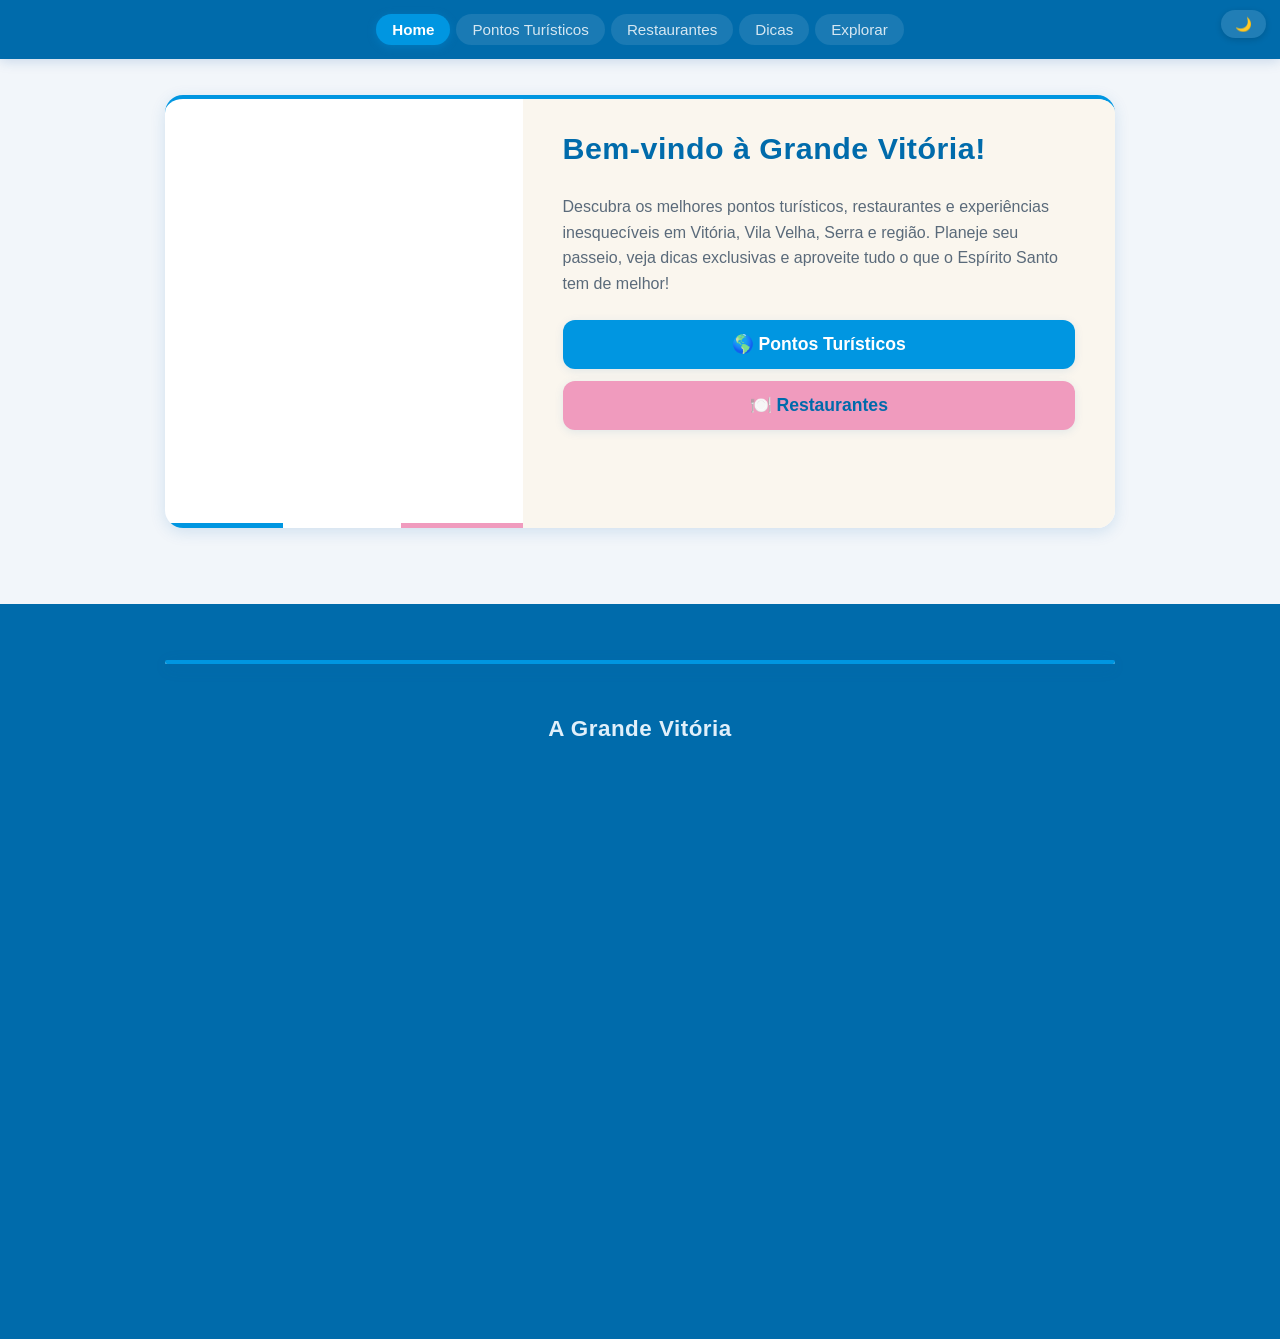
<file: index.html>
<!DOCTYPE html>
<html lang="pt-BR">
<head>
    <meta charset="UTF-8">
    <meta http-equiv="X-UA-Compatible" content="IE=edge">
    <meta name="viewport" content="width=device-width, initial-scale=1.0">
    <link rel="stylesheet" href="style.css">
    <link rel="icon" href="https://cdn-icons-png.flaticon.com/512/684/684908.png">
    <title>Turismo na Grande Vitória</title>
</head>
<body>
    
    <header>
        <nav>
            <a href="index.html" class="active" aria-current="page">Home</a>
            <a href="OndeVisitar.html">Pontos Turísticos</a>
            <a href="OndeComer.html">Restaurantes</a>
            <a href="OndeIrDicas.html">Dicas</a>
            <a href="Explorar.html">Explorar</a>
            <!--
            <a href="OndeComer.html">Restaurantes</a>
            -->
        </nav>
        <button id="theme-toggle" type="button" aria-label="Alternar tema" aria-pressed="false">🌙</button>
    </header>
    <main>
        <section class="hero">
            <div class="hero-img"></div>
            <div class="hero-content">
                <h2>Bem-vindo à Grande Vitória!</h2>
                <p>
                    Descubra os melhores pontos turísticos, restaurantes e experiências inesquecíveis em Vitória, Vila Velha, Serra e região. Planeje seu passeio, veja dicas exclusivas e aproveite tudo o que o Espírito Santo tem de melhor!
                </p>
                <div class="hero-btns">
                    <a href="OndeVisitar.html">🌎 Pontos Turísticos</a>
                    
                    <a href="OndeComer.html">🍽️ Restaurantes</a>
                    
                    <br><br><br>
                </div>
            </div>
        </section>
    </main>

<footer>
    <section class="hero">
        </section>

    <section>
        <h2>A Grande Vitória</h2>
        <div class="map-drawer">
            <div class="map-content">
                <div class="map-responsive">
                    <iframe src="https://www.google.com/maps/d/u/0/embed?mid=1ik6C1K6StANmTeuBqgxgQaBfX-MMM8E&ehbc=2E312F&noprof=1" style="border:0;" allowfullscreen="" loading="lazy"></iframe>
                </div>
            </div>
        </div>
    </section>
<!--
    <section>
        <h2>Mapa dos Restaurantes</h2>
        <div class="map-drawer">
            <div class="map-content">
                <div class="map-responsive">
                    <iframe src="URL_DO_MAPA_DE_RESTAURANTES_AQUI" style="border:0;" allowfullscreen="" loading="lazy"></iframe>
                </div>
            </div>
        </div>
    </section>
    -->
</footer>
    
    <div class="map-modal-overlay">
        </div>

    <script src="script.js"></script>
</body>
</html>
</file>
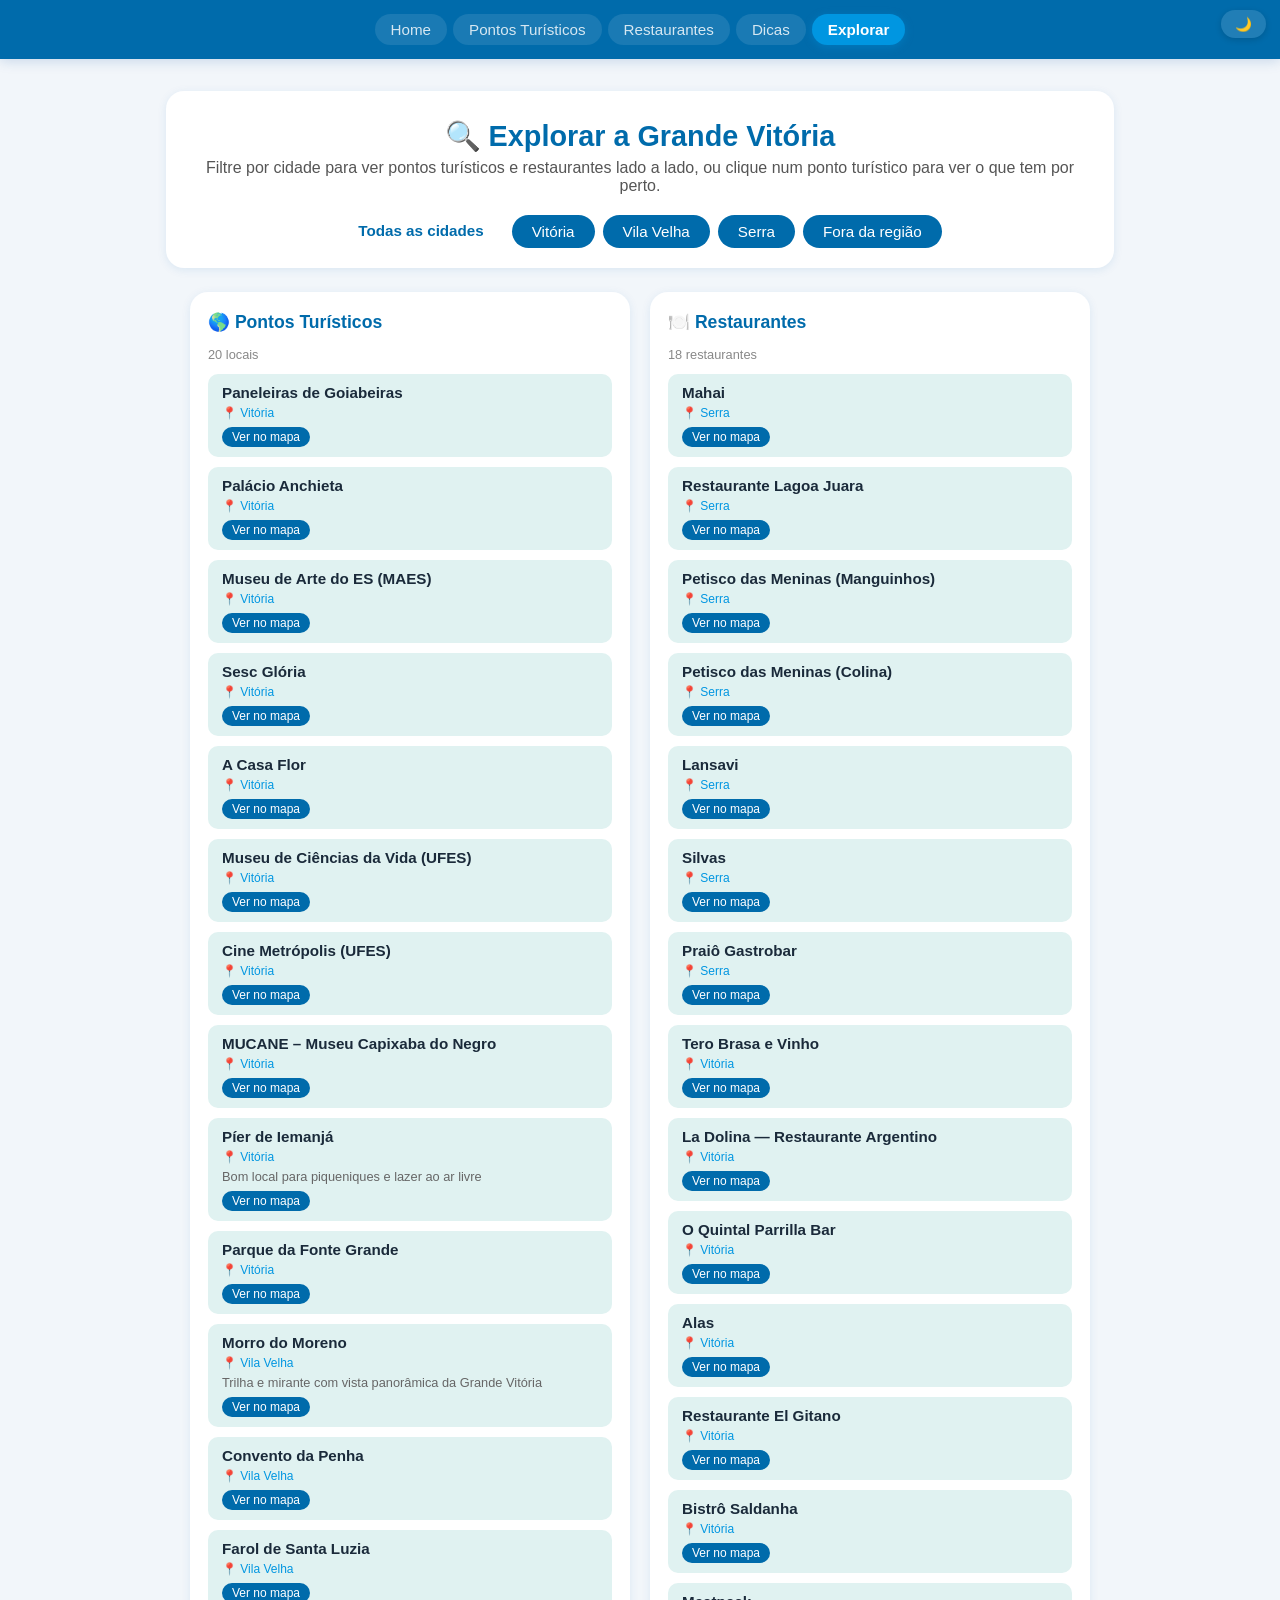
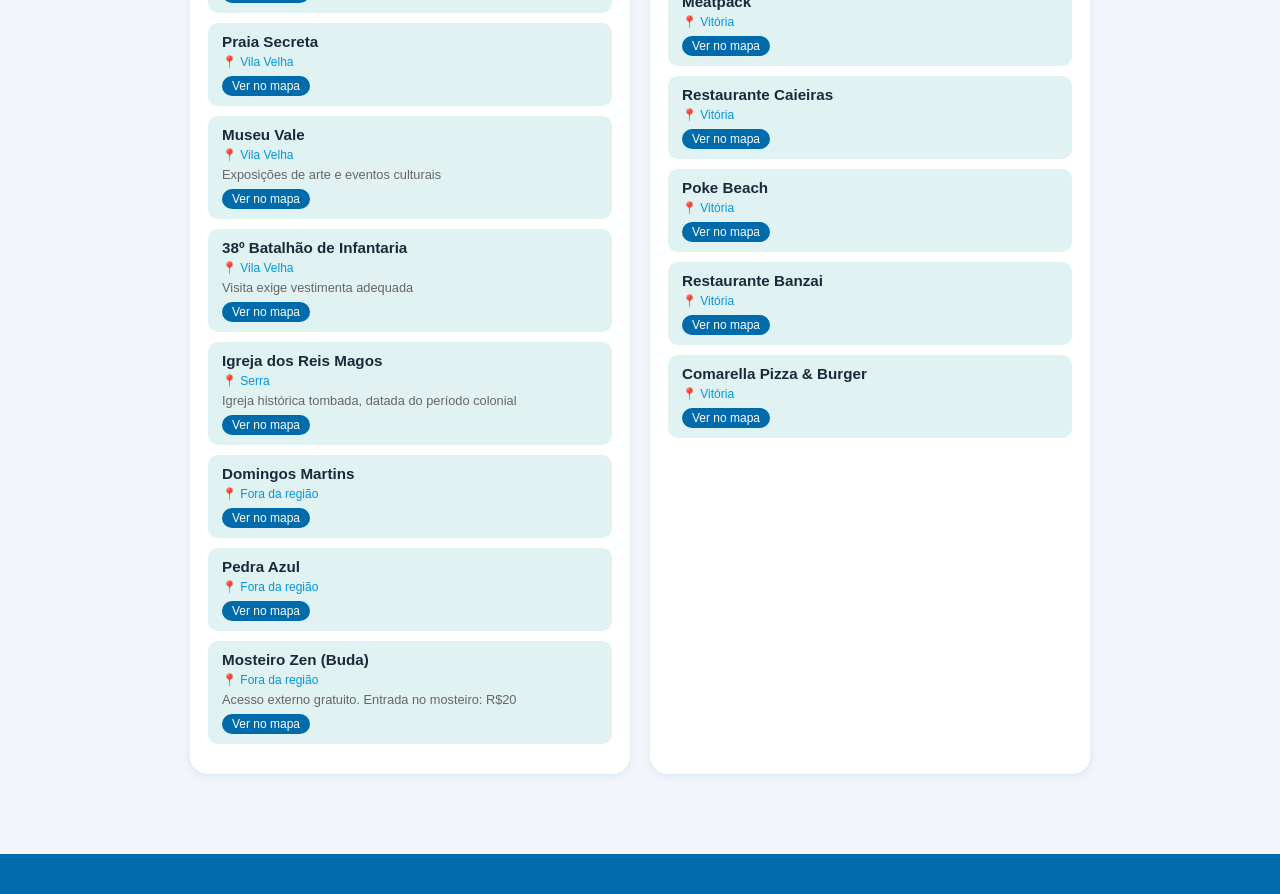
<file: Explorar.html>
<!DOCTYPE html>
<html lang="pt-BR">
<head>
    <meta charset="UTF-8">
    <meta http-equiv="X-UA-Compatible" content="IE=edge">
    <meta name="viewport" content="width=device-width, initial-scale=1.0">
    <link rel="stylesheet" href="style.css">
    <link rel="icon" href="https://cdn-icons-png.flaticon.com/512/684/684908.png">
    <title>Explorar — Turismo na Grande Vitória</title>
    <style>
        /* === Estilos exclusivos da página Explorar === */

        .explorar-hero {
            max-width: 900px;
            margin: 32px auto 0;
            padding: 28px 24px 20px;
            background: var(--white);
            border-radius: 18px;
            box-shadow: var(--shadow);
            text-align: center;
        }
        .explorar-hero h1 {
            margin: 0 0 6px;
            color: var(--primary-dark);
            font-size: 1.8rem;
        }
        .explorar-hero p {
            margin: 0 0 20px;
            color: #555;
            font-size: 1rem;
        }

        /* Filtros de cidade */
        .city-filters {
            display: flex;
            flex-wrap: wrap;
            justify-content: center;
            gap: 8px;
        }
        .city-btn {
            background: var(--primary-dark);
            color: var(--white);
            border: none;
            padding: 8px 20px;
            border-radius: 20px;
            font-size: 0.95rem;
            font-weight: 500;
            cursor: pointer;
            transition: background 0.2s, transform 0.15s;
        }
        .city-btn:hover {
            background: var(--accent);
            color: var(--primary-dark);
        }
        .city-btn.active {
            background: var(--accent);
            color: var(--primary-dark);
            font-weight: bold;
            transform: translateY(-1px);
        }

        /* Layout de duas colunas */
        .explorar-grid {
            max-width: 900px;
            margin: 24px auto 40px;
            display: grid;
            grid-template-columns: 1fr 1fr;
            gap: 20px;
        }
        @media (max-width: 700px) {
            .explorar-grid { grid-template-columns: 1fr; margin: 16px 3vw 32px; }
        }

        .explorar-col {
            background: var(--white);
            border-radius: 18px;
            box-shadow: var(--shadow);
            padding: 20px 18px;
            min-height: 200px;
        }
        .explorar-col h2 {
            font-size: 1.1rem;
            margin: 0 0 14px;
            color: var(--primary-dark);
            text-align: left;
            letter-spacing: 0;
        }
        .explorar-col h2 span {
            font-weight: 400;
            color: #777;
            font-size: 0.9rem;
        }

        /* Cards de item dentro do explorar */
        .explorar-item {
            background: #e0f2f1;
            border-radius: 10px;
            padding: 10px 14px;
            margin-bottom: 10px;
            cursor: pointer;
            transition: background 0.2s, box-shadow 0.15s;
            display: flex;
            flex-direction: column;
            gap: 5px;
        }
        .explorar-item:hover {
            background: #c5e8e4;
            box-shadow: 0 2px 8px rgba(0,0,0,0.08);
        }
        .explorar-item.is-active {
            background: var(--primary);
            color: var(--white);
            box-shadow: 0 2px 12px rgba(0,105,92,0.3);
        }
        .explorar-item.is-active .item-city-tag,
        .explorar-item.is-active .item-desc {
            color: rgba(255,255,255,0.8);
        }
        .explorar-item strong {
            font-size: 0.95rem;
            font-weight: 600;
            display: block;
        }
        .item-city-tag {
            font-size: 0.75rem;
            color: var(--primary);
            font-weight: 500;
        }
        .item-desc {
            font-size: 0.8rem;
            color: #666;
            font-weight: 400;
        }
        .item-link-row {
            display: flex;
            gap: 6px;
            margin-top: 2px;
            flex-wrap: wrap;
        }
        .item-link-row a {
            font-size: 0.75rem;
            background: var(--primary-dark);
            color: var(--white);
            padding: 3px 10px;
            border-radius: 12px;
            text-decoration: none;
            transition: background 0.2s;
        }
        .item-link-row a:hover {
            background: var(--accent);
            color: var(--primary-dark);
        }
        .explorar-item.is-active .item-link-row a {
            background: rgba(255,255,255,0.25);
            color: var(--white);
        }
        .explorar-item.is-active .item-link-row a:hover {
            background: rgba(255,255,255,0.45);
        }

        /* Painel "próximos" (lado restaurantes quando um ponto é selecionado) */
        .nearby-header {
            font-size: 0.8rem;
            color: var(--primary);
            font-weight: 600;
            text-transform: uppercase;
            letter-spacing: 0.05em;
            margin-bottom: 10px;
            padding-bottom: 6px;
            border-bottom: 1px solid #d5ecea;
        }
        .nearby-source {
            font-size: 0.85rem;
            color: #555;
            margin-bottom: 12px;
            padding: 8px 12px;
            background: #f0faf9;
            border-radius: 8px;
            border-left: 3px solid var(--primary);
        }

        /* Estado vazio */
        .empty-state {
            text-align: center;
            color: #999;
            padding: 32px 16px;
            font-size: 0.9rem;
        }
        .empty-state .empty-icon {
            font-size: 2rem;
            display: block;
            margin-bottom: 8px;
        }

        /* Contagem de resultados */
        .result-count {
            font-size: 0.8rem;
            color: #888;
            margin-bottom: 12px;
        }

        /* Dark mode */
        body.dark-mode .explorar-hero { background: var(--white); }
        body.dark-mode .explorar-hero p { color: #aaa; }
        body.dark-mode .explorar-col { background: var(--white); }
        body.dark-mode .explorar-item { background: #1d3a37; color: #d9f6f2; }
        body.dark-mode .explorar-item:hover { background: #224743; }
        body.dark-mode .explorar-item.is-active { background: var(--primary); color: #0d2d28; }
        body.dark-mode .explorar-item.is-active .item-city-tag,
        body.dark-mode .explorar-item.is-active .item-desc { color: rgba(13,45,40,0.75); }
        body.dark-mode .item-city-tag { color: var(--accent); }
        body.dark-mode .item-desc { color: #90b8b4; }
        body.dark-mode .nearby-source { background: #1a3330; border-color: var(--accent); color: #b0d8d4; }
        body.dark-mode .nearby-header { color: var(--accent); border-color: #2a4f4a; }
        body.dark-mode .result-count { color: #6a9a96; }
        body.dark-mode .explorar-item.is-active .item-link-row a { background: rgba(0,0,0,0.2); color: #0d2d28; }
    </style>
</head>
<body data-page-id="explorar">
    <header>
        <nav>
            <a href="index.html">Home</a>
            <a href="OndeVisitar.html">Pontos Turísticos</a>
            <a href="OndeComer.html">Restaurantes</a>
            <a href="OndeIrDicas.html">Dicas</a>
            <a href="Explorar.html" class="active" aria-current="page">Explorar</a>
        </nav>
        <button id="theme-toggle" type="button" aria-label="Alternar tema" aria-pressed="false">🌙</button>
    </header>

    <main>
        <div class="explorar-hero">
            <h1>🔍 Explorar a Grande Vitória</h1>
            <p>Filtre por cidade para ver pontos turísticos e restaurantes lado a lado, ou clique num ponto turístico para ver o que tem por perto.</p>
            <div class="city-filters">
                <button class="city-btn active" data-city="todas">Todas as cidades</button>
                <button class="city-btn" data-city="vitoria">Vitória</button>
                <button class="city-btn" data-city="vila-velha">Vila Velha</button>
                <button class="city-btn" data-city="serra">Serra</button>
                <button class="city-btn" data-city="fora">Fora da região</button>
            </div>
        </div>

        <div class="explorar-grid">
            <!-- Coluna Pontos Turísticos -->
            <div class="explorar-col">
                <h2>🌎 Pontos Turísticos <span id="spots-count"></span></h2>
                <div class="result-count" id="spots-result-count"></div>
                <div id="spots-list"></div>
            </div>

            <!-- Coluna Restaurantes / Próximos -->
            <div class="explorar-col" id="restaurants-col">
                <h2>🍽️ Restaurantes <span id="restaurants-count"></span></h2>
                <div class="result-count" id="restaurants-result-count"></div>
                <div id="nearby-header-area"></div>
                <div id="restaurants-list"></div>
            </div>
        </div>
    </main>

    <footer></footer>

    <div class="map-modal-overlay">
        <div class="map-modal-content">
            <button class="map-close-btn">×</button>
            <h3 id="map-modal-title">Mapa</h3>
            <div class="map-responsive">
                <iframe src="" style="border:0;" allowfullscreen="" loading="lazy" referrerpolicy="no-referrer-when-downgrade"></iframe>
            </div>
            <a href="#" target="_blank" rel="noopener noreferrer" class="map-button">Abrir no Google Maps</a>
        </div>
    </div>

    <script src="script.js"></script>
    <script>
    // =============================================
    // DADOS — extraídos dos HTMLs originais
    // Quando você corrigir OndeComer com embed URLs,
    // adicione data-lat e data-lng aqui para ativar
    // distância real em km automaticamente.
    // =============================================

    const SPOTS = [
        // --- Vitória ---
        { id: 'paneleiras-de-goiabeiras', name: 'Paneleiras de Goiabeiras', city: 'vitoria', cityLabel: 'Vitória',
          mapsUrl: 'https://www.google.com/maps/place/Paneleiras+de+Goiabeiras', 
          embedUrl: 'https://www.google.com/maps/embed?pb=!1m18!1m12!1m3!1d3742.743275612882!2d-40.303304499999996!3d-20.269479199999996!2m3!1f0!2f0!3f0!3m2!1i1024!2i768!4f13.1!3m3!1m2!1s0xb819c059fff577%3A0x588641f76aca0f91!2sPaneleiras%20de%20Goiabeiras!5e0!3m2!1sen!2sbr!4v1757951190939!5m2!1sen!2sbr',
          lat: -20.2695, lng: -40.3033 },
        { id: 'palacio-anchieta', name: 'Palácio Anchieta', city: 'vitoria', cityLabel: 'Vitória',
          mapsUrl: 'https://www.google.com/maps/place/Palácio+Anchieta',
          embedUrl: 'https://www.google.com/maps/embed?pb=!1m18!1m12!1m3!1d3741.493999669813!2d-40.3397104!3d-20.3212011!2m3!1f0!2f0!3f0!3m2!1i1024!2i768!4f13.1!3m3!1m2!1s0xb83db078fa8693%3A0xc710cbd6f33bbd86!2sPal%C3%A1cio%20Anchieta!5e0!3m2!1sen!2sbr!4v1757951987545!5m2!1sen!2sbr',
          lat: -20.3212, lng: -40.3397 },
        { id: 'maes', name: 'Museu de Arte do ES (MAES)', city: 'vitoria', cityLabel: 'Vitória',
          mapsUrl: 'https://www.google.com/maps/place/Museu+de+Artes+do+Espírito+Santo',
          embedUrl: 'https://www.google.com/maps/embed?pb=!1m18!1m12!1m3!1d3741.524513112811!2d-40.33441019999999!3d-20.319939299999998!2m3!1f0!2f0!3f0!3m2!1i1024!2i768!4f13.1!3m3!1m2!1s0xb83db07defaa87%3A0xd2c2a854296fbc8a!2sMuseu%20de%20Artes%20do%20Esp%C3%ADrito%20Santo!5e0!3m2!1sen!2sbr!4v1757952407112!5m2!1sen!2sbr',
          lat: -20.3199, lng: -40.3344 },
        { id: 'sesc-gloria', name: 'Sesc Glória', city: 'vitoria', cityLabel: 'Vitória',
          mapsUrl: 'https://www.google.com/maps/place/Sesc+Glória',
          embedUrl: 'https://www.google.com/maps/embed?pb=!1m18!1m12!1m3!1d3741.508231280306!2d-40.3352925!3d-20.320612600000004!2m3!1f0!2f0!3f0!3m2!1i1024!2i768!4f13.1!3m3!1m2!1s0xb83dbad8922f93%3A0xa09e11ed2521b5ee!2sSesc%20Gl%C3%B3ria!5e0!3m2!1sen!2sbr!4v1757952444159!5m2!1sen!2sbr',
          lat: -20.3206, lng: -40.3353 },
        { id: 'acasa-flor', name: 'A Casa Flor', city: 'vitoria', cityLabel: 'Vitória',
          mapsUrl: 'https://www.google.com/maps/place/A+Casa+Flor',
          embedUrl: 'https://www.google.com/maps/embed?pb=!1m18!1m12!1m3!1d3741.5457103994195!2d-40.33849899999999!3d-20.3190627!2m3!1f0!2f0!3f0!3m2!1i1024!2i768!4f13.1!3m3!1m2!1s0xb83d5e5d2bd0c7%3Ab90fa06a90e23f65!2sA%20Casa%20Flor!5e0!3m2!1sen!2sbr!4v1757952471833!5m2!1sen!2sbr',
          lat: -20.3191, lng: -40.3385 },
        { id: 'mcv', name: 'Museu de Ciências da Vida (UFES)', city: 'vitoria', cityLabel: 'Vitória',
          mapsUrl: 'https://www.google.com/maps/place/Museu+de+Ciências+da+Vida',
          embedUrl: 'https://www.google.com/maps/embed?pb=!1m18!1m12!1m3!1d3742.5518115234136!2d-40.302423399999995!3d-20.2774143!2m3!1f0!2f0!3f0!3m2!1i1024!2i768!4f13.1!3m3!1m2!1s0xb81803c0b54b7d%3A0xea6c0a740387ed94!2sMuseu%20de%20Ci%C3%AAncias%20da%20Vida%20-%20MCV!5e0!3m2!1sen!2sbr!4v1757952611690!5m2!1sen!2sbr',
          lat: -20.2774, lng: -40.3024 },
        { id: 'cine-metropolis', name: 'Cine Metrópolis (UFES)', city: 'vitoria', cityLabel: 'Vitória',
          mapsUrl: 'https://www.google.com/maps/place/Cine+Metrópolis',
          embedUrl: 'https://www.google.com/maps/embed?pb=!1m14!1m8!1m3!1d14970.201637511924!2d-40.3085675!3d-20.2774724!3m2!1i1024!2i768!4f13.1!3m3!1m2!1s0xb81803b880b19b%3A0x98a468f51c6f5c35!2sCine%20Metr%C3%B3polis!5e0!3m2!1sen!2sbr!4v1757952751116!5m2!1sen!2sbr',
          lat: -20.2775, lng: -40.3024 },
        { id: 'mucane', name: 'MUCANE – Museu Capixaba do Negro', city: 'vitoria', cityLabel: 'Vitória',
          mapsUrl: 'https://www.google.com/maps/place/MUCANE',
          embedUrl: 'https://www.google.com/maps/embed?pb=!1m18!1m12!1m3!1d3741.5025290103604!2d-40.3414984!3d-20.320848400000003!2m3!1f0!2f0!3f0!3m2!1i1024!2i768!4f13.1!3m3!1m2!1s0xb83db04fa67267%3A0xb3a0007f6057cce!2sMUCANE%20-%20Museu%20Capixaba%20do%20Negro!5e0!3m2!1sen!2sbr!4v1757952780651!5m2!1sen!2sbr',
          lat: -20.3208, lng: -40.3415 },
        { id: 'pier-de-iemanja', name: 'Píer de Iemanjá', city: 'vitoria', cityLabel: 'Vitória',
          desc: 'Bom local para piqueniques e lazer ao ar livre',
          mapsUrl: 'https://www.google.com/maps/place/Píer+de+Iemanjá',
          embedUrl: 'https://www.google.com/maps/embed?pb=!1m18!1m12!1m3!1d3742.198527879881!2d-40.28615310000001!3d-20.292048099999995!2m3!1f0!2f0!3f0!3m2!1i1024!2i768!4f13.1!3m3!1m2!1s0xb8178cf73c10eb%3A0xb70f84669f39f9bc!2sP%C3%ADer%20de%20Iemanj%C3%A1',
          lat: -20.292, lng: -40.2862 },
        { id: 'parque-fonte-grande', name: 'Parque da Fonte Grande', city: 'vitoria', cityLabel: 'Vitória',
          mapsUrl: 'https://www.google.com/maps/place/Parque+Estadual+da+Fonte+Grande',
          embedUrl: 'https://www.google.com/maps/embed?pb=!1m18!1m12!1m3!1d14966.926190311848!2d-40.348525813967576!3d-20.3114015545548!2m3!1f0!2f0!3f0!3m2!1i1024!2i768!4f13.1!3m3!1m2!1s0xb83d945cc66de5%3A0x9b00ef23d1682c9!2sParque%20Estadual%20da%20Fonte%20Grande!5e0!3m2!1sen!2sbr!4v1758163898402!5m2!1sen!2sbr',
          lat: -20.3114, lng: -40.3414 },
        // --- Vila Velha ---
        { id: 'morro-do-moreno', name: 'Morro do Moreno', city: 'vila-velha', cityLabel: 'Vila Velha',
          desc: 'Trilha e mirante com vista panorâmica da Grande Vitória',
          mapsUrl: 'https://www.google.com/maps/place/Morro+do+Moreno',
          embedUrl: 'https://www.google.com/maps/embed?pb=!1m18!1m12!1m3!1d3741.370512696845!2d-40.2774635!3d-20.326306799999998!2m3!1f0!2f0!3f0!3m2!1i1024!2i768!4f13.1!3m3!1m2!1s0xb81652ae6a178b%3Aa9fa17d57c1af295!2sMorro%20do%20Moreno!5e0!3m2!1sen!2sbr!4v1757952912691!5m2!1sen!2sbr',
          lat: -20.3263, lng: -40.2775 },
        { id: 'convento-da-penha', name: 'Convento da Penha', city: 'vila-velha', cityLabel: 'Vila Velha',
          mapsUrl: 'https://www.google.com/maps/place/Convento+da+Penha',
          embedUrl: 'https://www.google.com/maps/embed?pb=!1m18!1m12!1m3!1d3741.2965978569914!2d-40.287068999999995!3d-20.329362300000003!2m3!1f0!2f0!3f0!3m2!1i1024!2i768!4f13.1!3m3!1m2!1s0xb816498a913f37%3Aa2c5411362c10f93!2sConvento%20da%20Penha!5e0!3m2!1sen!2sbr!4v1757952940912!5m2!1sen!2sbr',
          lat: -20.3294, lng: -40.2871 },
        { id: 'farol-de-santa-luzia', name: 'Farol de Santa Luzia', city: 'vila-velha', cityLabel: 'Vila Velha',
          mapsUrl: 'https://www.google.com/maps/place/Lighthouse+Santa+Luzia',
          embedUrl: 'https://www.google.com/maps/embed?pb=!1m14!1m8!1m3!1d14965.658942235417!2d-40.2866188!3d-20.3244785!3m2!1i1024!2i768!4f13.1!3m3!1m2!1s0xb817ab83631c57%3Af2d8777238238fe1!2sLighthouse%20Santa%20Luzia!5e0!3m2!1sen!2sbr!4v1757952964027!5m2!1sen!2sbr',
          lat: -20.3245, lng: -40.2676 },
        { id: 'praia-secreta', name: 'Praia Secreta', city: 'vila-velha', cityLabel: 'Vila Velha',
          mapsUrl: 'https://www.google.com/maps/place/R.+Praia+Secreta',
          embedUrl: 'https://www.google.com/maps/embed?pb=!1m18!1m12!1m3!1d3741.3930998974056!2d-40.2699674!3d-20.325373!2m3!1f0!2f0!3f0!3m2!1i1024!2i768!4f13.1!3m3!1m2!1s0xb817aa3a9bbd51%3A0xab92f38aec4b12e5!2sR.%20Praia%20Secreta',
          lat: -20.3254, lng: -40.27 },
        { id: 'museu-vale', name: 'Museu Vale', city: 'vila-velha', cityLabel: 'Vila Velha',
          desc: 'Exposições de arte e eventos culturais',
          mapsUrl: 'https://www.google.com/maps/place/Vale+Museum',
          embedUrl: 'https://www.google.com/maps/embed?pb=!1m14!1m8!1m3!1d3741.3604451322094!2d-40.3478316!3d-20.326723!3m2!1i1024!2i768!4f13.1!3m3!1m2!1s0xb83d113ac828e1%3Ac5e6358af776d872!2sVale%20Museum!5e0!3m2!1sen!2sbr!4v1757953075556!5m2!1sen!2sbr',
          lat: -20.3267, lng: -40.3451 },
        { id: 'batalhao-de-infantaria', name: '38º Batalhão de Infantaria', city: 'vila-velha', cityLabel: 'Vila Velha',
          desc: 'Visita exige vestimenta adequada',
          mapsUrl: 'https://www.google.com/maps/place/38º+Batalhão+de+Infantaria',
          embedUrl: 'https://www.google.com/maps/embed?pb=!1m18!1m12!1m3!1d3741.4073705869864!2d-40.2867357!3d-20.324783!2m3!1f0!2f0!3f0!3m2!1i1024!2i768!4f13.1!3m3!1m2!1s0xb8164ae8fd801b%3Abc51f0d89b68bbb7!2s38%C2%B0%20Batalh%C3%A3o%20de%20Infantaria',
          lat: -20.3248, lng: -40.2867 },
        // --- Serra ---
        { id: 'igreja-dos-reis-magos', name: 'Igreja dos Reis Magos', city: 'serra', cityLabel: 'Serra',
          desc: 'Igreja histórica tombada, datada do período colonial',
          mapsUrl: 'https://www.google.com/maps/place/igreja+dos+reis+magos',
          embedUrl: 'https://www.google.com/maps/embed?pb=!1m18!1m12!1m3!1d3747.8087331638717!2d-40.1922455!3d-20.0584526!2m3!1f0!2f0!3f0!3m2!1i1024!2i768!4f13.1!3m3!1m2!1s0xb7f12233915ec1%3A0x7f2c840206b68616!2sChurch%20of%20the%20Magi!5e0!3m2!1sen!2sbr!4v1757953100562!5m2!1sen!2sbr',
          lat: -20.0585, lng: -40.1922 },
        // --- Fora ---
        { id: 'domingos-martins', name: 'Domingos Martins', city: 'fora', cityLabel: 'Fora da região',
          mapsUrl: 'https://www.google.com/maps/place/Domingos+Martins',
          embedUrl: 'https://www.google.com/maps/embed?pb=!1m18!1m12!1m3!1d14961.701303643858!2d-40.6584558!3d-20.365345950000002!2m3!1f0!2f0!3f0!3m2!1i1024!2i768!4f13.1!3m3!1m2!1s0xb9b516e21b6539%3A0x6f177d0d615b9971!2sDomingos%20Martins',
          lat: -20.3625, lng: -40.6582 },
        { id: 'pedra-azul', name: 'Pedra Azul', city: 'fora', cityLabel: 'Fora da região',
          mapsUrl: 'https://www.google.com/maps/place/Pico+Pedra+Azul',
          embedUrl: 'https://www.google.com/maps/embed?pb=!1m18!1m12!1m3!1d14955.100550554516!2d-40.99363305194479!3d-20.433332647135437!2m3!1f0!2f0!3f0!3m2!1i1024!2i768!4f13.1!3m3!1m2!1s0xb9985ca2b9de15%3A0x32d5c4edd38dd1b9!2sPico%20Pedra%20Azul!5e0!3m2!1sen!2sbr!4v1757953189602!5m2!1sen!2sbr',
          lat: -20.4333, lng: -40.9833 },
        { id: 'mosteiro-zen', name: 'Mosteiro Zen (Buda)', city: 'fora', cityLabel: 'Fora da região',
          desc: 'Acesso externo gratuito. Entrada no mosteiro: R$20',
          mapsUrl: 'https://www.google.com/maps/place/Mosteiro+ZEN',
          embedUrl: 'https://www.google.com/maps/embed?pb=!1m14!1m8!1m3!1d30017.472263516305!2d-40.3971541!3d-19.8744495!3m2!1i1024!2i768!4f13.1!3m3!1m2!1s0xb79594af950b25%3A0x9022edda28395277!2sMosteiro%20ZEN!5e0!3m2!1sen!2sbr!4v1757953298510!5m2!1sen!2sbr',
          lat: -19.8659, lng: -40.3827 },
    ];

    // Restaurantes — cidade inferida dos agrupamentos do OndeComer.html
    // Nota: links curtos do Maps não têm coordenadas extraíveis.
    // Quando você corrigir o OndeComer com embed URLs, adicione lat/lng aqui.
    const RESTAURANTS = [
        // Serra
        { id: 'mahai-serra', name: 'Mahai', city: 'serra', cityLabel: 'Serra', mapsUrl: 'https://maps.app.goo.gl/9u9PDhmT35qaN3JGA' },
        { id: 'restaurante-lagoa-juara', name: 'Restaurante Lagoa Juara', city: 'serra', cityLabel: 'Serra', mapsUrl: 'https://maps.app.goo.gl/dzH2kt6JW8x4BHqh7' },
        { id: 'petisco-das-meninas-manguinhos', name: 'Petisco das Meninas (Manguinhos)', city: 'serra', cityLabel: 'Serra', mapsUrl: 'https://maps.app.goo.gl/KuDTHnALbYsLbYgg8' },
        { id: 'petisco-das-meninas-colina', name: 'Petisco das Meninas (Colina)', city: 'serra', cityLabel: 'Serra', mapsUrl: 'https://maps.app.goo.gl/Ev2L6FtybhaLygFJ8' },
        { id: 'lansavi', name: 'Lansavi', city: 'serra', cityLabel: 'Serra', mapsUrl: 'https://maps.app.goo.gl/76QRZrrf56MAmtEj8' },
        { id: 'silvas', name: 'Silvas', city: 'serra', cityLabel: 'Serra', mapsUrl: 'https://maps.app.goo.gl/ZLYqrmrVu4rTkySX8' },
        { id: 'praio-gastrobar', name: 'Praiô Gastrobar', city: 'serra', cityLabel: 'Serra', mapsUrl: 'https://maps.app.goo.gl/hgjKt5ApZU3nyZhv7' },
        // Vitória
        { id: 'tero-brasa-e-vinho', name: 'Tero Brasa e Vinho', city: 'vitoria', cityLabel: 'Vitória', mapsUrl: 'https://maps.app.goo.gl/pFCrJLEk3MzxQfrY6' },
        { id: 'la-dolina', name: 'La Dolina — Restaurante Argentino', city: 'vitoria', cityLabel: 'Vitória', mapsUrl: 'https://maps.app.goo.gl/vjGRoHPjh47nDLJJ6' },
        { id: 'o-quintal-parrilla-bar', name: 'O Quintal Parrilla Bar', city: 'vitoria', cityLabel: 'Vitória', mapsUrl: 'https://maps.app.goo.gl/M7S2KbJmAL3hmZDu8' },
        { id: 'alas', name: 'Alas', city: 'vitoria', cityLabel: 'Vitória', mapsUrl: 'https://maps.app.goo.gl/ofYtCwFiEyCA5aPV9' },
        { id: 'restaurante-el-gitano', name: 'Restaurante El Gitano', city: 'vitoria', cityLabel: 'Vitória', mapsUrl: 'https://maps.app.goo.gl/9rETdTdtrNFQsE7HA' },
        { id: 'bistro-saldanha', name: 'Bistrô Saldanha', city: 'vitoria', cityLabel: 'Vitória', mapsUrl: 'https://maps.app.goo.gl/h9KtD9sXbGDZZwSeA' },
        { id: 'meatpack', name: 'Meatpack', city: 'vitoria', cityLabel: 'Vitória', mapsUrl: 'https://maps.app.goo.gl/advBwBxP9KjDiN6EA' },
        { id: 'restaurante-caieiras', name: 'Restaurante Caieiras', city: 'vitoria', cityLabel: 'Vitória', mapsUrl: 'https://maps.app.goo.gl/YEZ66uJsGoF6mLDe7' },
        { id: 'poke-beach-vitoria', name: 'Poke Beach', city: 'vitoria', cityLabel: 'Vitória', mapsUrl: 'https://maps.app.goo.gl/uC8y2P5RDLAihBMB6' },
        { id: 'restaurante-banzai', name: 'Restaurante Banzai', city: 'vitoria', cityLabel: 'Vitória', mapsUrl: 'https://maps.app.goo.gl/PVyVTEyEteAytFKS8' },
        { id: 'comarella-pizza-burger', name: 'Comarella Pizza & Burger', city: 'vitoria', cityLabel: 'Vitória', mapsUrl: 'https://maps.app.goo.gl/dGgnDoNMAqm518S38' },
    ];

    // =============================================
    // LÓGICA DA PÁGINA
    // =============================================

    let activeCity = 'todas';
    let activeSpotId = null;

    // Calcula distância em km entre duas coordenadas (fórmula de Haversine)
    function distKm(lat1, lng1, lat2, lng2) {
        const R = 6371;
        const dLat = (lat2 - lat1) * Math.PI / 180;
        const dLng = (lng2 - lng1) * Math.PI / 180;
        const a = Math.sin(dLat/2)**2 + Math.cos(lat1 * Math.PI/180) * Math.cos(lat2 * Math.PI/180) * Math.sin(dLng/2)**2;
        return R * 2 * Math.atan2(Math.sqrt(a), Math.sqrt(1-a));
    }

    function openMapModal(embedUrl, name, mapsUrl) {
        const overlay = document.querySelector('.map-modal-overlay');
        const iframe  = overlay?.querySelector('iframe');
        const titleEl = document.querySelector('#map-modal-title');
        const gmBtn   = overlay?.querySelector('.map-button');
        if (!overlay || !iframe) return;
        iframe.src = embedUrl;
        if (titleEl) titleEl.textContent = 'Mapa: ' + name;
        if (gmBtn) {
            if (mapsUrl) { gmBtn.style.display = 'block'; gmBtn.href = mapsUrl; }
            else gmBtn.style.display = 'none';
        }
        overlay.classList.add('is-visible');
    }

    function buildSpotCard(spot, isActive) {
        const div = document.createElement('div');
        div.className = 'explorar-item' + (isActive ? ' is-active' : '');
        div.dataset.id = spot.id;

        let html = `<strong>${spot.name}</strong>
                    <span class="item-city-tag">📍 ${spot.cityLabel}</span>`;
        if (spot.desc) html += `<span class="item-desc">${spot.desc}</span>`;
        html += `<div class="item-link-row">`;
        if (spot.embedUrl) html += `<a href="${spot.mapsUrl}" class="spot-map-link" data-embed="${spot.embedUrl}" data-name="${spot.name}" data-maps="${spot.mapsUrl}">Ver no mapa</a>`;
        html += `</div>`;
        div.innerHTML = html;

        // Clique no card = selecionar ponto e mostrar próximos
        div.addEventListener('click', (e) => {
            if (e.target.closest('a')) return; // deixa o link funcionar normalmente
            activeSpotId = (activeSpotId === spot.id) ? null : spot.id;
            renderAll();
        });

        // Clique no link "Ver no mapa"
        div.querySelector('.spot-map-link')?.addEventListener('click', (e) => {
            e.preventDefault();
            e.stopPropagation();
            openMapModal(spot.embedUrl, spot.name, spot.mapsUrl);
        });

        return div;
    }

    function buildRestaurantCard(restaurant, distLabel) {
        const div = document.createElement('div');
        div.className = 'explorar-item';
        div.dataset.id = restaurant.id;

        let html = `<strong>${restaurant.name}</strong>
                    <span class="item-city-tag">📍 ${restaurant.cityLabel}${distLabel ? ' · ' + distLabel : ''}</span>
                    <div class="item-link-row">
                        <a href="${restaurant.mapsUrl}" target="_blank" rel="noopener noreferrer">Ver no mapa</a>
                    </div>`;
        div.innerHTML = html;
        return div;
    }

    function renderAll() {
        const spotsList  = document.getElementById('spots-list');
        const restList   = document.getElementById('restaurants-list');
        const nearbyArea = document.getElementById('nearby-header-area');
        const spotsCount = document.getElementById('spots-result-count');
        const restCount  = document.getElementById('restaurants-result-count');
        const restColTitle = document.querySelector('#restaurants-col h2');

        // Filtra por cidade
        const filteredSpots = SPOTS.filter(s => activeCity === 'todas' || s.city === activeCity);
        const filteredRests = RESTAURANTS.filter(r => activeCity === 'todas' || r.city === activeCity);

        // Renderiza pontos turísticos
        spotsList.innerHTML = '';
        if (filteredSpots.length === 0) {
            spotsList.innerHTML = '<div class="empty-state"><span class="empty-icon">🌎</span>Nenhum ponto turístico nesta cidade ainda.</div>';
        } else {
            filteredSpots.forEach(spot => {
                spotsList.appendChild(buildSpotCard(spot, spot.id === activeSpotId));
            });
        }
        spotsCount.textContent = filteredSpots.length > 0 ? `${filteredSpots.length} ${filteredSpots.length === 1 ? 'local' : 'locais'}` : '';

        // Renderiza restaurantes — com ou sem ponto selecionado
        restList.innerHTML = '';
        nearbyArea.innerHTML = '';

        const activeSpot = SPOTS.find(s => s.id === activeSpotId);

        if (activeSpot) {
            // Modo "próximos": filtra restaurantes pela mesma cidade do ponto selecionado
            restColTitle.innerHTML = '🍽️ Restaurantes <span>por perto</span>';

            nearbyArea.innerHTML = `
                <div class="nearby-header">Próximos a:</div>
                <div class="nearby-source">${activeSpot.name} — ${activeSpot.cityLabel}</div>`;

            // Restaurantes da mesma cidade, ordenados por distância se tiver coords
            let nearbyRests = RESTAURANTS.filter(r => r.city === activeSpot.city);

            if (activeSpot.lat && nearbyRests.some(r => r.lat)) {
                nearbyRests = nearbyRests
                    .map(r => ({ ...r, dist: r.lat ? distKm(activeSpot.lat, activeSpot.lng, r.lat, r.lng) : null }))
                    .sort((a, b) => (a.dist ?? 999) - (b.dist ?? 999));
            }

            if (nearbyRests.length === 0) {
                restList.innerHTML = `<div class="empty-state"><span class="empty-icon">🍽️</span>Nenhum restaurante cadastrado em ${activeSpot.cityLabel} ainda.</div>`;
            } else {
                nearbyRests.forEach(r => {
                    const distLabel = r.dist ? `~${r.dist.toFixed(1)} km` : null;
                    restList.appendChild(buildRestaurantCard(r, distLabel));
                });
            }
            restCount.textContent = nearbyRests.length > 0 ? `${nearbyRests.length} encontrados` : '';
        } else {
            // Modo normal: mostra restaurantes filtrados por cidade
            restColTitle.innerHTML = '🍽️ Restaurantes <span id="restaurants-count"></span>';

            if (filteredRests.length === 0) {
                restList.innerHTML = '<div class="empty-state"><span class="empty-icon">🍽️</span>Nenhum restaurante nesta cidade ainda.</div>';
            } else {
                filteredRests.forEach(r => restList.appendChild(buildRestaurantCard(r, null)));
            }
            restCount.textContent = filteredRests.length > 0 ? `${filteredRests.length} restaurantes` : '';
        }
    }

    // Filtros de cidade
    document.querySelectorAll('.city-btn').forEach(btn => {
        btn.addEventListener('click', () => {
            document.querySelectorAll('.city-btn').forEach(b => b.classList.remove('active'));
            btn.classList.add('active');
            activeCity = btn.dataset.city;
            activeSpotId = null; // reseta seleção ao trocar cidade
            renderAll();
        });
    });

    // Modal: fechar
    const overlay = document.querySelector('.map-modal-overlay');
    const closeBtn = document.querySelector('.map-close-btn');
    if (closeBtn) closeBtn.addEventListener('click', () => overlay.classList.remove('is-visible'));
    overlay?.addEventListener('click', e => { if (e.target === overlay) overlay.classList.remove('is-visible'); });
    document.addEventListener('keydown', e => { if (e.key === 'Escape') overlay?.classList.remove('is-visible'); });

    // Inicia
    renderAll();
    </script>
</body>
</html>
</file>
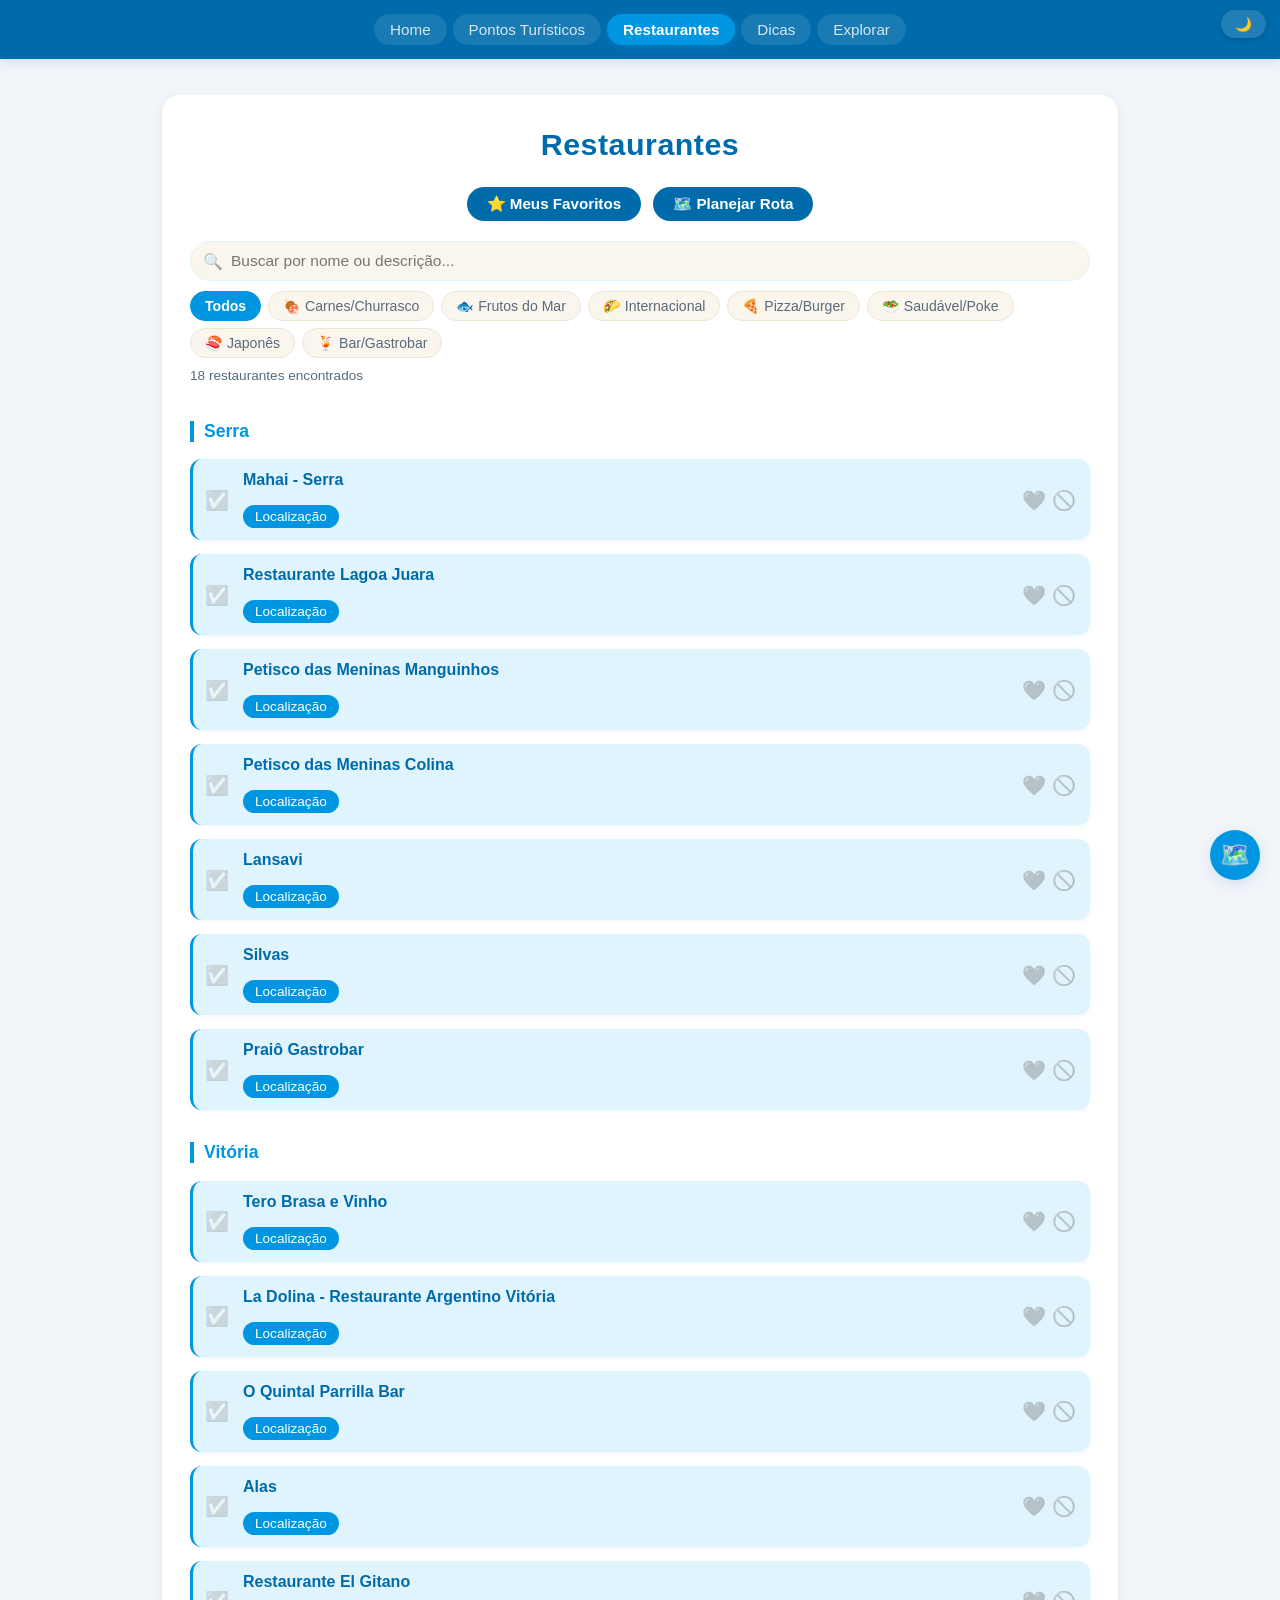
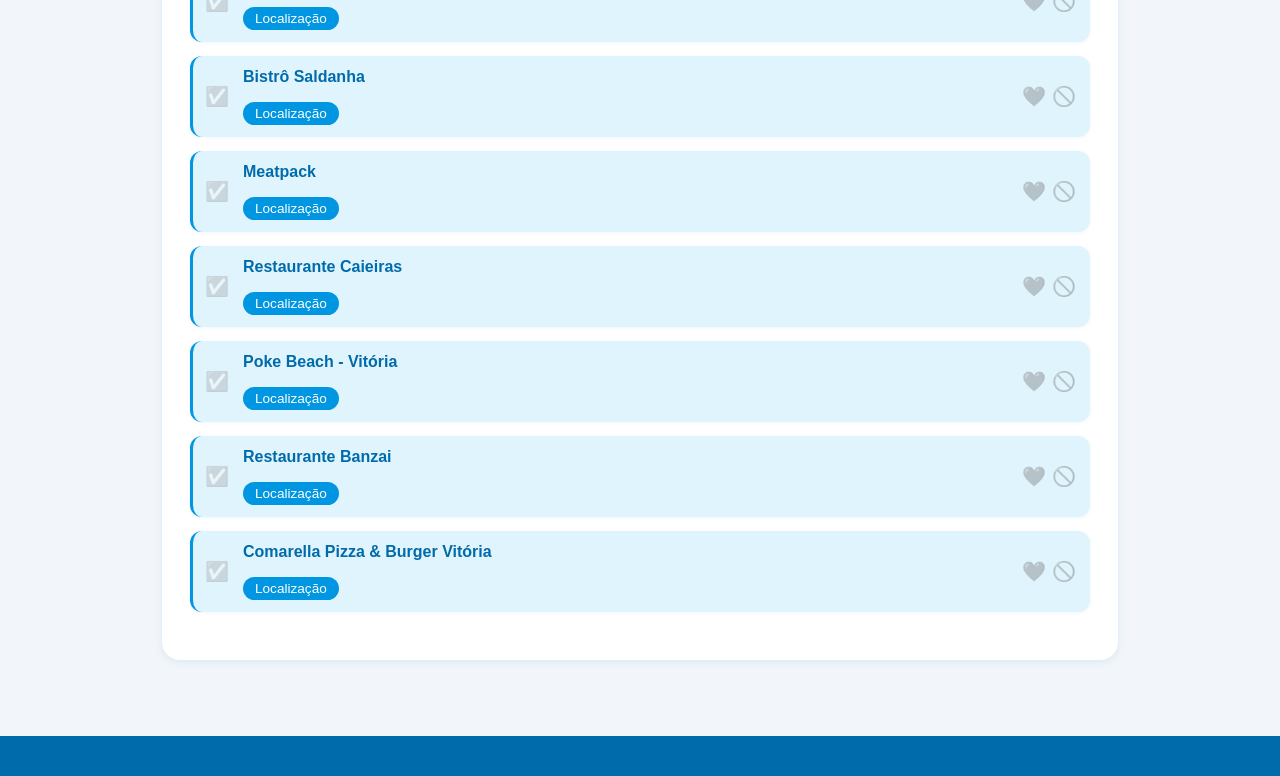
<file: OndeComer.html>
<!DOCTYPE html>
<html lang="pt-BR">
<head>
    <meta charset="UTF-8">
    <meta http-equiv="X-UA-Compatible" content="IE=edge">
    <meta name="viewport" content="width=device-width, initial-scale=1.0">
    <link rel="stylesheet" href="style.css">
    <link rel="icon" href="https://cdn-icons-png.flaticon.com/512/684/684908.png">
    <title>Restaurantes — Turismo na Grande Vitória</title>
    <style>
        .filters-wrap {
            display: flex;
            flex-direction: column;
            gap: 10px;
            margin-bottom: 24px;
        }
        .search-input-wrap { position: relative; }
        #search-input {
            width: 100%;
            padding: 10px 16px 10px 40px;
            border: 1.5px solid var(--primary-light, #e0f4fd);
            border-radius: 24px;
            font-size: 0.97rem;
            outline: none;
            background: var(--areia, #FAF6EE);
            color: var(--text, #1a2a3a);
            transition: border-color 0.2s, box-shadow 0.2s;
            box-sizing: border-box;
        }
        #search-input:focus {
            border-color: var(--primary, #0096E1);
            box-shadow: 0 0 0 3px rgba(0,150,225,0.12);
        }
        .search-icon {
            position: absolute;
            left: 13px;
            top: 50%;
            transform: translateY(-50%);
            font-size: 1rem;
            pointer-events: none;
            opacity: 0.5;
        }
        .type-filters { display: flex; flex-wrap: wrap; gap: 7px; }
        .type-btn {
            background: var(--areia, #FAF6EE);
            color: var(--text-muted, #5a6a7a);
            border: 1.5px solid var(--areia-dark, #ede6d4);
            padding: 6px 14px;
            border-radius: 20px;
            font-size: 0.88rem;
            font-weight: 500;
            cursor: pointer;
            transition: background 0.18s, color 0.18s, border-color 0.18s;
            white-space: nowrap;
        }
        .type-btn:hover {
            background: var(--primary-light, #e0f4fd);
            border-color: var(--primary, #0096E1);
            color: var(--primary-dark, #006bab);
        }
        .type-btn.active {
            background: var(--primary, #0096E1);
            color: #fff;
            border-color: var(--primary, #0096E1);
            font-weight: 700;
        }
        #filter-count {
            font-size: 0.85rem;
            color: var(--text-muted, #5a6a7a);
            margin-bottom: 4px;
            min-height: 1.2em;
        }
        li[data-id].hidden-by-filter { display: none !important; }
        h3.city-heading.all-hidden { display: none; }
        ul.city-list.all-hidden { display: none; }
        mark.search-highlight {
            background: rgba(242, 124, 42, 0.22);
            color: inherit;
            border-radius: 3px;
            padding: 0 1px;
        }
        #no-results {
            display: none;
            text-align: center;
            padding: 32px 16px;
            color: var(--text-muted, #5a6a7a);
            font-size: 0.95rem;
        }
        body.dark-mode #search-input { background: #0d2030; color: #d0eaff; border-color: #1a3a5a; }
        body.dark-mode .type-btn { background: #0d2030; color: #7aaac8; border-color: #1a3a5a; }
        body.dark-mode .type-btn:hover { background: #0d2e44; border-color: var(--primary, #29aef5); color: #a0d8f8; }
        body.dark-mode .type-btn.active { background: var(--primary, #29aef5); color: #0a1828; border-color: var(--primary, #29aef5); }
    </style>
</head>
<body data-page-id="restaurantes">
    <header>
        <nav>
            <a href="index.html">Home</a>
            <a href="OndeVisitar.html">Pontos Turísticos</a>
            <a href="OndeComer.html" class="active" aria-current="page">Restaurantes</a>
            <a href="OndeIrDicas.html">Dicas</a>
            <a href="Explorar.html">Explorar</a>
        </nav>
        <button id="theme-toggle" type="button" aria-label="Alternar tema" aria-pressed="false">🌙</button>
    </header>

    <main>
        <section>
            <h2>Restaurantes</h2>

            <div class="main-actions-container">
                <button id="toggle-favorites-btn">⭐ Meus Favoritos</button>
                <button id="toggle-route-mode-btn">🗺️ Planejar Rota</button>
            </div>

            <section id="favorites-section">
                <h3>⭐ Meus Favoritos</h3>
                <ul id="favorites-list"></ul>
            </section>

            <div class="filters-wrap">
                <div class="search-input-wrap">
                    <span class="search-icon">🔍</span>
                    <input type="search" id="search-input" placeholder="Buscar por nome ou descrição..." aria-label="Buscar restaurantes">
                </div>
                <div class="type-filters" role="group" aria-label="Filtrar por tipo">
                    <button class="type-btn active" data-type="todos">Todos</button>
                    <button class="type-btn" data-type="carnes">🍖 Carnes/Churrasco</button>
                    <button class="type-btn" data-type="frutos-do-mar">🐟 Frutos do Mar</button>
                    <button class="type-btn" data-type="internacional">🌮 Internacional</button>
                    <button class="type-btn" data-type="pizza-burger">🍕 Pizza/Burger</button>
                    <button class="type-btn" data-type="saudavel">🥗 Saudável/Poke</button>
                    <button class="type-btn" data-type="japones">🍣 Japonês</button>
                    <button class="type-btn" data-type="bar-gastrobar">🍹 Bar/Gastrobar</button>
                </div>
                <div id="filter-count"></div>
            </div>

            <div id="no-results">Nenhum restaurante encontrado para esse filtro. Tente outro termo ou categoria.</div>

            <!-- === SERRA === -->
            <h3 class="city-heading" id="heading-serra">Serra</h3>
            <ul class="city-list" id="list-serra">

                <li data-id="mahai-serra"
                    data-location-name="Mahai - Serra"
                    data-address="Serra - ES"
                    data-type="bar-gastrobar">
                    <button type="button" class="visited-btn" aria-label="Marcar como visitado">✅</button>
                    <strong>Mahai - Serra</strong>
                    <div class="item-actions">
                        <button type="button" class="favorite-btn" aria-label="Favoritar">❤️</button>
                        <button type="button" class="dismiss-btn" aria-label="Não tenho interesse">🚫</button>
                    </div>
                    <div class="link-actions">
                        <a href="https://maps.app.goo.gl/9u9PDhmT35qaN3JGA"
                            data-embed-url="https://www.google.com/maps/embed?pb=!1m18!1m12!1m3!1d3559.2958356868758!2d-40.25311502499224!3d-20.193444881255033!2m3!1f0!2f0!3f0!3m2!1i1024!2i768!4f13.1!3m3!1m2!1s0xb81f63b4d3e49f%3A0x5f2d64b98d19ce8f!2sMahai%20-%20Serra!5e1!3m2!1sen!2sbr!4v1781643901874!5m2!1sen!2sbr"
                            data-location-name="Mahai - Serra"
                            target="_blank" rel="noopener noreferrer"
                            class="location-link action-link">Localização</a>
                    </div>
                </li>

                <li data-id="restaurante-lagoa-juara"
                    data-location-name="Restaurante Lagoa Juara"
                    data-address="Serra - ES"
                    data-type="frutos-do-mar">
                    <button type="button" class="visited-btn" aria-label="Marcar como visitado">✅</button>
                    <strong>Restaurante Lagoa Juara</strong>
                    <div class="item-actions">
                        <button type="button" class="favorite-btn" aria-label="Favoritar">❤️</button>
                        <button type="button" class="dismiss-btn" aria-label="Não tenho interesse">🚫</button>
                    </div>
                    <div class="link-actions">
                        <a href="https://maps.app.goo.gl/dzH2kt6JW8x4BHqh7"
                            data-embed-url="https://www.google.com/maps/embed?pb=!1m18!1m12!1m3!1d3560.764872354175!2d-40.214937824994145!3d-20.129050881304554!2m3!1f0!2f0!3f0!3m2!1i1024!2i768!4f13.1!3m3!1m2!1s0xb7f7a0aaabd0a3%3A0x474546822f00d41a!2sRestaurante%20Lagoa%20Juara!5e1!3m2!1sen!2sbr!4v1781643925375!5m2!1sen!2sbr"
                            data-location-name="Restaurante Lagoa Juara"
                            target="_blank" rel="noopener noreferrer"
                            class="location-link action-link">Localização</a>
                    </div>
                </li>

                <li data-id="petisco-das-meninas-manguinhos"
                    data-location-name="Petisco das Meninas Manguinhos"
                    data-address="Manguinhos, Serra - ES"
                    data-type="bar-gastrobar">
                    <button type="button" class="visited-btn" aria-label="Marcar como visitado">✅</button>
                    <strong>Petisco das Meninas Manguinhos</strong>
                    <div class="item-actions">
                        <button type="button" class="favorite-btn" aria-label="Favoritar">❤️</button>
                        <button type="button" class="dismiss-btn" aria-label="Não tenho interesse">🚫</button>
                    </div>
                    <div class="link-actions">
                        <a href="https://maps.app.goo.gl/KuDTHnALbYsLbYgg8"
                            data-embed-url="https://www.google.com/maps/embed?pb=!1m18!1m12!1m3!1d3559.3184251400367!2d-40.19418072499222!3d-20.19245618125583!2m3!1f0!2f0!3f0!3m2!1i1024!2i768!4f13.1!3m3!1m2!1s0xb81d004bf3a7e1%3A0xb49bcde467454cc!2sPetisco%20das%20Meninas!5e1!3m2!1sen!2sbr!4v1781643944215!5m2!1sen!2sbr"
                            data-location-name="Petisco das Meninas Manguinhos"
                            target="_blank" rel="noopener noreferrer"
                            class="location-link action-link">Localização</a>
                    </div>
                </li>

                <li data-id="petisco-das-meninas-colina"
                    data-location-name="Petisco das Meninas Colina"
                    data-address="Colina de Laranjeiras, Serra - ES"
                    data-type="bar-gastrobar">
                    <button type="button" class="visited-btn" aria-label="Marcar como visitado">✅</button>
                    <strong>Petisco das Meninas Colina</strong>
                    <div class="item-actions">
                        <button type="button" class="favorite-btn" aria-label="Favoritar">❤️</button>
                        <button type="button" class="dismiss-btn" aria-label="Não tenho interesse">🚫</button>
                    </div>
                    <div class="link-actions">
                        <a href="https://maps.app.goo.gl/Ev2L6FtybhaLygFJ8"
                            data-embed-url="https://www.google.com/maps/embed?pb=!1m18!1m12!1m3!1d56949.0965632977!2d-40.23280564336236!3d-20.192451363747075!2m3!1f0!2f0!3f0!3m2!1i1024!2i768!4f13.1!3m3!1m2!1s0xb81d004bf3a7e1%3A0xb49bcde467454cc!2sPetisco%20das%20Meninas!5e1!3m2!1sen!2sbr!4v1781643973211!5m2!1sen!2sbr"
                            data-location-name="Petisco das Meninas Colina"
                            target="_blank" rel="noopener noreferrer"
                            class="location-link action-link">Localização</a>
                    </div>
                </li>

                <li data-id="lansavi"
                    data-location-name="Lansavi"
                    data-address="Serra - ES"
                    data-type="internacional">
                    <button type="button" class="visited-btn" aria-label="Marcar como visitado">✅</button>
                    <strong>Lansavi</strong>
                    <div class="item-actions">
                        <button type="button" class="favorite-btn" aria-label="Favoritar">❤️</button>
                        <button type="button" class="dismiss-btn" aria-label="Não tenho interesse">🚫</button>
                    </div>
                    <div class="link-actions">
                        <a href="https://maps.app.goo.gl/76QRZrrf56MAmtEj8"
                            data-embed-url="https://www.google.com/maps/embed?pb=!1m18!1m12!1m3!1d3558.4857568076036!2d-40.21277202499121!3d-20.228869981227756!2m3!1f0!2f0!3f0!3m2!1i1024!2i768!4f13.1!3m3!1m2!1s0xb81b002ec158fb%3A0xb557392debc6c0c4!2sBar%20e%20Restaurante%20Lansavi!5e1!3m2!1sen!2sbr!4v1781643988406!5m2!1sen!2sbr"
                            data-location-name="Lansavi"
                            target="_blank" rel="noopener noreferrer"
                            class="location-link action-link">Localização</a>
                    </div>
                </li>

                <li data-id="silvas"
                    data-location-name="Silvas"
                    data-address="Serra - ES"
                    data-type="frutos-do-mar">
                    <button type="button" class="visited-btn" aria-label="Marcar como visitado">✅</button>
                    <strong>Silvas</strong>
                    <div class="item-actions">
                        <button type="button" class="favorite-btn" aria-label="Favoritar">❤️</button>
                        <button type="button" class="dismiss-btn" aria-label="Não tenho interesse">🚫</button>
                    </div>
                    <div class="link-actions">
                        <a href="https://maps.app.goo.gl/ZLYqrmrVu4rTkySX8"
                            data-embed-url="https://www.google.com/maps/embed?pb=!1m18!1m12!1m3!1d56925.46185308148!2d-40.301474292731804!3d-20.257007088534973!2m3!1f0!2f0!3f0!3m2!1i1024!2i768!4f13.1!3m3!1m2!1s0xb81bf12c9c9441%3A0x4949031bd67927e0!2sSilva%27s%20Restaurante!5e1!3m2!1sen!2sbr!4v1781644014667!5m2!1sen!2sbr"
                            data-location-name="Silvas"
                            target="_blank" rel="noopener noreferrer"
                            class="location-link action-link">Localização</a>
                    </div>
                </li>

                <li data-id="praio-gastrobar"
                    data-location-name="Praiô Gastrobar"
                    data-address="Serra - ES"
                    data-type="bar-gastrobar">
                    <button type="button" class="visited-btn" aria-label="Marcar como visitado">✅</button>
                    <strong>Praiô Gastrobar</strong>
                    <div class="item-actions">
                        <button type="button" class="favorite-btn" aria-label="Favoritar">❤️</button>
                        <button type="button" class="dismiss-btn" aria-label="Não tenho interesse">🚫</button>
                    </div>
                    <div class="link-actions">
                        <a href="https://maps.app.goo.gl/hgjKt5ApZU3nyZhv7"
                            data-embed-url="https://www.google.com/maps/embed?pb=!1m18!1m12!1m3!1d3558.5216873892855!2d-40.21084282499132!3d-20.2272999812289!2m3!1f0!2f0!3f0!3m2!1i1024!2i768!4f13.1!3m3!1m2!1s0xb81d9ae716e011%3A0x96bb961439220276!2sPrai%C3%B4%20Gastrobar!5e1!3m2!1sen!2sbr!4v1781644028744!5m2!1sen!2sbr"
                            data-location-name="Praiô Gastrobar"
                            target="_blank" rel="noopener noreferrer"
                            class="location-link action-link">Localização</a>
                    </div>
                </li>

            </ul>

            <!-- === VITÓRIA === -->
            <h3 class="city-heading" id="heading-vitoria">Vitória</h3>
            <ul class="city-list" id="list-vitoria">

                <li data-id="tero-brasa-e-vinho"
                    data-location-name="Tero Brasa e Vinho"
                    data-address="Vitória - ES"
                    data-type="carnes">
                    <button type="button" class="visited-btn" aria-label="Marcar como visitado">✅</button>
                    <strong>Tero Brasa e Vinho</strong>
                    <div class="item-actions">
                        <button type="button" class="favorite-btn" aria-label="Favoritar">❤️</button>
                        <button type="button" class="dismiss-btn" aria-label="Não tenho interesse">🚫</button>
                    </div>
                    <div class="link-actions">
                        <a href="https://maps.app.goo.gl/pFCrJLEk3MzxQfrY6"
                            data-embed-url="https://www.google.com/maps/embed?pb=!1m18!1m12!1m3!1d3556.762830260208!2d-40.29858132498933!3d-20.304017381170052!2m3!1f0!2f0!3f0!3m2!1i1024!2i768!4f13.1!3m3!1m2!1s0xb8177b48b8d2a1%3A0xde2df4c601589ad0!2sTero%20Brasa%20e%20Vinho!5e1!3m2!1sen!2sbr!4v1781644043379!5m2!1sen!2sbr"
                            data-location-name="Tero Brasa e Vinho"
                            target="_blank" rel="noopener noreferrer"
                            class="location-link action-link">Localização</a>
                    </div>
                </li>

                <li data-id="la-dolina-restaurante-argentino-vitoria"
                    data-location-name="La Dolina - Restaurante Argentino Vitória"
                    data-address="Vitória - ES"
                    data-type="internacional carnes">
                    <button type="button" class="visited-btn" aria-label="Marcar como visitado">✅</button>
                    <strong>La Dolina - Restaurante Argentino Vitória</strong>
                    <div class="item-actions">
                        <button type="button" class="favorite-btn" aria-label="Favoritar">❤️</button>
                        <button type="button" class="dismiss-btn" aria-label="Não tenho interesse">🚫</button>
                    </div>
                    <div class="link-actions">
                        <a href="https://maps.app.goo.gl/vjGRoHPjh47nDLJJ6"
                            data-embed-url="https://www.google.com/maps/embed?pb=!1m18!1m12!1m3!1d3557.479136436548!2d-40.29647262499012!3d-20.27280728119407!2m3!1f0!2f0!3f0!3m2!1i1024!2i768!4f13.1!3m3!1m2!1s0xb81810a6150c5b%3A0xa032f9c8b44db1a5!2sLa%20Dolina%20-%20Restaurante%20Argentino%20Vit%C3%B3ria!5e1!3m2!1sen!2sbr!4v1781644073511!5m2!1sen!2sbr"
                            data-location-name="La Dolina - Restaurante Argentino Vitória"
                            target="_blank" rel="noopener noreferrer"
                            class="location-link action-link">Localização</a>
                    </div>
                </li>

                <li data-id="o-quintal-parrilla-bar"
                    data-location-name="O Quintal Parrilla Bar"
                    data-address="Vitória - ES"
                    data-type="carnes bar-gastrobar">
                    <button type="button" class="visited-btn" aria-label="Marcar como visitado">✅</button>
                    <strong>O Quintal Parrilla Bar</strong>
                    <div class="item-actions">
                        <button type="button" class="favorite-btn" aria-label="Favoritar">❤️</button>
                        <button type="button" class="dismiss-btn" aria-label="Não tenho interesse">🚫</button>
                    </div>
                    <div class="link-actions">
                        <a href="https://maps.app.goo.gl/M7S2KbJmAL3hmZDu8"
                            data-embed-url="https://www.google.com/maps/embed?pb=!1m18!1m12!1m3!1d3556.9116287373345!2d-40.29653982498946!3d-20.297537881175057!2m3!1f0!2f0!3f0!3m2!1i1024!2i768!4f13.1!3m3!1m2!1s0xb81767a8ef05a5%3A0x1ce07ce16f4400d6!2sO%20Quintal%20Parrilla%20Bar!5e1!3m2!1sen!2sbr!4v1781644091834!5m2!1sen!2sbr"
                            data-location-name="O Quintal Parrilla Bar"
                            target="_blank" rel="noopener noreferrer"
                            class="location-link action-link">Localização</a>
                    </div>
                </li>

                <li data-id="alas"
                    data-location-name="Alas"
                    data-address="Vitória - ES"
                    data-type="bar-gastrobar">
                    <button type="button" class="visited-btn" aria-label="Marcar como visitado">✅</button>
                    <strong>Alas</strong>
                    <div class="item-actions">
                        <button type="button" class="favorite-btn" aria-label="Favoritar">❤️</button>
                        <button type="button" class="dismiss-btn" aria-label="Não tenho interesse">🚫</button>
                    </div>
                    <div class="link-actions">
                        <a href="https://maps.app.goo.gl/ofYtCwFiEyCA5aPV9"
                            data-embed-url="https://www.google.com/maps/embed?pb=!1m18!1m12!1m3!1d56910.58783725343!2d-40.3351647425987!3d-20.297533042924638!2m3!1f0!2f0!3f0!3m2!1i1024!2i768!4f13.1!3m3!1m2!1s0xb817f02d7360d7%3A0x7cbd8e6940e6a6e5!2sAlas!5e1!3m2!1sen!2sbr!4v1781644110591!5m2!1sen!2sbr"
                            data-location-name="Alas"
                            target="_blank" rel="noopener noreferrer"
                            class="location-link action-link">Localização</a>
                    </div>
                </li>

                <li data-id="restaurante-el-gitano"
                    data-location-name="Restaurante El Gitano"
                    data-address="Vitória - ES"
                    data-type="internacional">
                    <button type="button" class="visited-btn" aria-label="Marcar como visitado">✅</button>
                    <strong>Restaurante El Gitano</strong>
                    <div class="item-actions">
                        <button type="button" class="favorite-btn" aria-label="Favoritar">❤️</button>
                        <button type="button" class="dismiss-btn" aria-label="Não tenho interesse">🚫</button>
                    </div>
                    <div class="link-actions">
                        <a href="https://maps.app.goo.gl/9rETdTdtrNFQsE7HA"
                            data-embed-url="https://www.google.com/maps/embed?pb=!1m18!1m12!1m3!1d3556.6387297746455!2d-40.290550424989206!3d-20.309419881165947!2m3!1f0!2f0!3f0!3m2!1i1024!2i768!4f13.1!3m3!1m2!1s0xb817cfff0dd381%3A0x1a514a2bc758c620!2sRestaurante%20El%20Gitano!5e1!3m2!1sen!2sbr!4v1781644126594!5m2!1sen!2sbr"
                            data-location-name="Restaurante El Gitano"
                            target="_blank" rel="noopener noreferrer"
                            class="location-link action-link">Localização</a>
                    </div>
                </li>

                <li data-id="bistro-saldanha"
                    data-location-name="Bistrô Saldanha"
                    data-address="Vitória - ES"
                    data-type="internacional">
                    <button type="button" class="visited-btn" aria-label="Marcar como visitado">✅</button>
                    <strong>Bistrô Saldanha</strong>
                    <div class="item-actions">
                        <button type="button" class="favorite-btn" aria-label="Favoritar">❤️</button>
                        <button type="button" class="dismiss-btn" aria-label="Não tenho interesse">🚫</button>
                    </div>
                    <div class="link-actions">
                        <a href="https://maps.app.goo.gl/h9KtD9sXbGDZZwSeA"
                            data-embed-url="https://www.google.com/maps/embed?pb=!1m18!1m12!1m3!1d3556.384933462068!2d-40.328224524988805!3d-20.320464181157497!2m3!1f0!2f0!3f0!3m2!1i1024!2i768!4f13.1!3m3!1m2!1s0xb83d215a8da9d3%3A0x312bdb4138c79d9e!2sBistr%C3%B4%20Saldanha!5e1!3m2!1sen!2sbr!4v1781644141341!5m2!1sen!2sbr"
                            data-location-name="Bistrô Saldanha"
                            target="_blank" rel="noopener noreferrer"
                            class="location-link action-link">Localização</a>
                    </div>
                </li>

                <li data-id="meatpack"
                    data-location-name="Meatpack"
                    data-address="Vitória - ES"
                    data-type="carnes pizza-burger">
                    <button type="button" class="visited-btn" aria-label="Marcar como visitado">✅</button>
                    <strong>Meatpack</strong>
                    <div class="item-actions">
                        <button type="button" class="favorite-btn" aria-label="Favoritar">❤️</button>
                        <button type="button" class="dismiss-btn" aria-label="Não tenho interesse">🚫</button>
                    </div>
                    <div class="link-actions">
                        <a href="https://maps.app.goo.gl/advBwBxP9KjDiN6EA"
                            data-embed-url="https://www.google.com/maps/embed?pb=!1m18!1m12!1m3!1d3556.9312829475502!2d-40.29533282498941!3d-20.296681881175758!2m3!1f0!2f0!3f0!3m2!1i1024!2i768!4f13.1!3m3!1m2!1s0xb817ec3a86e47d%3A0xb002bb5767b169ff!2sMeatpack!5e1!3m2!1sen!2sbr!4v1781644154210!5m2!1sen!2sbr"
                            data-location-name="Meatpack"
                            target="_blank" rel="noopener noreferrer"
                            class="location-link action-link">Localização</a>
                    </div>
                </li>

                <li data-id="restaurante-caieiras"
                    data-location-name="Restaurante Caieiras"
                    data-address="Vitória - ES"
                    data-type="frutos-do-mar">
                    <button type="button" class="visited-btn" aria-label="Marcar como visitado">✅</button>
                    <strong>Restaurante Caieiras</strong>
                    <div class="item-actions">
                        <button type="button" class="favorite-btn" aria-label="Favoritar">❤️</button>
                        <button type="button" class="dismiss-btn" aria-label="Não tenho interesse">🚫</button>
                    </div>
                    <div class="link-actions">
                        <a href="https://maps.app.goo.gl/YEZ66uJsGoF6mLDe7"
                            data-embed-url="https://www.google.com/maps/embed?pb=!1m14!1m8!1m3!1d14227.622405381548!2d-40.29221205514159!3d-20.29780038530457!2m3!1f0!2f0!3f0!3m2!1i1024!2i768!4f13.1!3m3!1m2!1s0xb83d317601ed31%3A0x39c86406bc14e24d!2sRestaurante%20Caieiras!5e1!3m2!1sen!2sbr!4v1781644177450!5m2!1sen!2sbr"
                            data-location-name="Restaurante Caieiras"
                            target="_blank" rel="noopener noreferrer"
                            class="location-link action-link">Localização</a>
                    </div>
                </li>

                <li data-id="poke-beach-vitoria"
                    data-location-name="Poke Beach - Vitória"
                    data-address="Vitória - ES"
                    data-type="saudavel">
                    <button type="button" class="visited-btn" aria-label="Marcar como visitado">✅</button>
                    <strong>Poke Beach - Vitória</strong>
                    <div class="item-actions">
                        <button type="button" class="favorite-btn" aria-label="Favoritar">❤️</button>
                        <button type="button" class="dismiss-btn" aria-label="Não tenho interesse">🚫</button>
                    </div>
                    <div class="link-actions">
                        <a href="https://maps.app.goo.gl/uC8y2P5RDLAihBMB6"
                            data-embed-url="https://www.google.com/maps/embed?pb=!1m14!1m8!1m3!1d14229.51775086165!2d-40.3561351128418!3d-20.277153999999992!2m3!1f0!2f0!3f0!3m2!1i1024!2i768!4f13.1!3m3!1m2!1s0xb817013094bb93%3A0x4612ddd279128672!2sPoke%20Beach%20-%20Vit%C3%B3ria!5e1!3m2!1sen!2sbr!4v1781644192375!5m2!1sen!2sbr"
                            data-location-name="Poke Beach - Vitória"
                            target="_blank" rel="noopener noreferrer"
                            class="location-link action-link">Localização</a>
                    </div>
                </li>

                <li data-id="restaurante-banzai"
                    data-location-name="Restaurante Banzai"
                    data-address="Vitória - ES"
                    data-type="japones">
                    <button type="button" class="visited-btn" aria-label="Marcar como visitado">✅</button>
                    <strong>Restaurante Banzai</strong>
                    <div class="item-actions">
                        <button type="button" class="favorite-btn" aria-label="Favoritar">❤️</button>
                        <button type="button" class="dismiss-btn" aria-label="Não tenho interesse">🚫</button>
                    </div>
                    <div class="link-actions">
                        <a href="https://maps.app.goo.gl/PVyVTEyEteAytFKS8"
                            data-embed-url="https://www.google.com/maps/embed?pb=!1m14!1m8!1m3!1d14227.340165531325!2d-40.309423752166495!3d-20.30087316110208!2m3!1f0!2f0!3f0!3m2!1i1024!2i768!4f13.1!3m3!1m2!1s0xb817eee6dbbe91%3A0x11f1c8a8da895c9b!2sRestaurante%20Banzai!5e1!3m2!1sen!2sbr!4v1781644208163!5m2!1sen!2sbr"
                            data-location-name="Restaurante Banzai"
                            target="_blank" rel="noopener noreferrer"
                            class="location-link action-link">Localização</a>
                    </div>
                </li>

                <li data-id="comarella-pizza-burger-vitoria"
                    data-location-name="Comarella Pizza & Burger Vitória"
                    data-address="Vitória - ES"
                    data-type="pizza-burger">
                    <button type="button" class="visited-btn" aria-label="Marcar como visitado">✅</button>
                    <strong>Comarella Pizza & Burger Vitória</strong>
                    <div class="item-actions">
                        <button type="button" class="favorite-btn" aria-label="Favoritar">❤️</button>
                        <button type="button" class="dismiss-btn" aria-label="Não tenho interesse">🚫</button>
                    </div>
                    <div class="link-actions">
                        <a href="https://maps.app.goo.gl/dGgnDoNMAqm518S38"
                            data-embed-url="https://www.google.com/maps/embed?pb=!1m18!1m12!1m3!1d3557.846737716734!2d-40.27217882499044!3d-20.256772681206343!2m3!1f0!2f0!3f0!3m2!1i1024!2i768!4f13.1!3m3!1m2!1s0xb819a0f2fd8847%3A0xc04cd53a74dfca27!2sComarella%20Pizza%20%26%20Burger%20Vit%C3%B3ria!5e1!3m2!1sen!2sbr!4v1781644223459!5m2!1sen!2sbr"
                            data-location-name="Comarella Pizza & Burger Vitória"
                            target="_blank" rel="noopener noreferrer"
                            class="location-link action-link">Localização</a>
                    </div>
                </li>

            </ul>
        </section>
    </main>

    <footer></footer>

    <button id="back-to-top" title="Voltar ao topo">⬆️</button>

    <div class="map-icon-toggle" role="button" aria-label="Abrir mapa" tabindex="0">🗺️</div>

    <div class="map-modal-overlay">
        <div class="map-modal-content">
            <button class="map-close-btn">×</button>
            <h3 id="map-modal-title">Mapa</h3>
            <div class="map-responsive">
                <iframe src="https://www.google.com/maps/d/u/0/embed?mid=1ik6C1K6StANmTeuBqgxgQaBfX-MMM8E&ehbc=2E312F&noprof=1" style="border:0;" allowfullscreen="" loading="lazy" referrerpolicy="no-referrer-when-downgrade"></iframe>
            </div>
            <a href="#" target="_blank" rel="noopener noreferrer" class="map-button">Abrir no Google Maps</a>
        </div>
    </div>

    <button id="generate-route-fab" class="route-fab">
        Criar Rota (<span id="route-item-count">0</span>)
    </button>

    <script src="script.js"></script>
    <script>
    (function() {
        const searchInput  = document.getElementById('search-input');
        const typeButtons  = document.querySelectorAll('.type-btn');
        const filterCount  = document.getElementById('filter-count');
        const noResults    = document.getElementById('no-results');
        const allItems     = document.querySelectorAll('li[data-id]');
        const cityHeadings = document.querySelectorAll('.city-heading');
        const cityLists    = document.querySelectorAll('.city-list');

        let activeType = 'todos';
        let searchTerm = '';

        function normalize(str) {
            return str.toLowerCase().normalize('NFD').replace(/[\u0300-\u036f]/g, '');
        }

        function highlight(text, term) {
            if (!term) return text;
            const escaped = term.replace(/[.*+?^${}()|[\]\\]/g, '\\$&');
            const re = new RegExp(`(${escaped})`, 'gi');
            return text.replace(re, '<mark class="search-highlight">$1</mark>');
        }

        function applyFilters() {
            const term = normalize(searchTerm.trim());
            let visible = 0;

            allItems.forEach(item => {
                const type   = item.getAttribute('data-type') || '';
                const name   = item.querySelector('strong')?.textContent || '';
                const desc   = item.querySelector('.desc')?.textContent || '';
                const search = normalize(name + ' ' + desc);

                const typeMatch = activeType === 'todos' || type.includes(activeType);
                const textMatch = !term || search.includes(term);

                if (typeMatch && textMatch) {
                    item.classList.remove('hidden-by-filter');
                    visible++;
                    const strongEl = item.querySelector('strong');
                    const descEl   = item.querySelector('.desc');
                    if (strongEl) strongEl.innerHTML = highlight(strongEl.textContent, searchTerm.trim());
                    if (descEl)   descEl.innerHTML   = highlight(descEl.textContent, searchTerm.trim());
                } else {
                    item.classList.add('hidden-by-filter');
                    const strongEl = item.querySelector('strong');
                    const descEl   = item.querySelector('.desc');
                    if (strongEl) strongEl.textContent = strongEl.textContent;
                    if (descEl)   descEl.textContent   = descEl.textContent;
                }
            });

            cityLists.forEach((ul, i) => {
                const hasVisible = ul.querySelectorAll('li[data-id]:not(.hidden-by-filter)').length > 0;
                ul.classList.toggle('all-hidden', !hasVisible);
                if (cityHeadings[i]) cityHeadings[i].classList.toggle('all-hidden', !hasVisible);
            });

            filterCount.textContent = visible > 0
                ? `${visible} ${visible === 1 ? 'restaurante encontrado' : 'restaurantes encontrados'}`
                : '';
            noResults.style.display = visible === 0 ? 'block' : 'none';
        }

        typeButtons.forEach(btn => {
            btn.addEventListener('click', () => {
                typeButtons.forEach(b => b.classList.remove('active'));
                btn.classList.add('active');
                activeType = btn.dataset.type;
                applyFilters();
            });
        });

        searchInput.addEventListener('input', () => {
            searchTerm = searchInput.value;
            applyFilters();
        });

        applyFilters();
    })();
    </script>
</body>
</html>
</file>
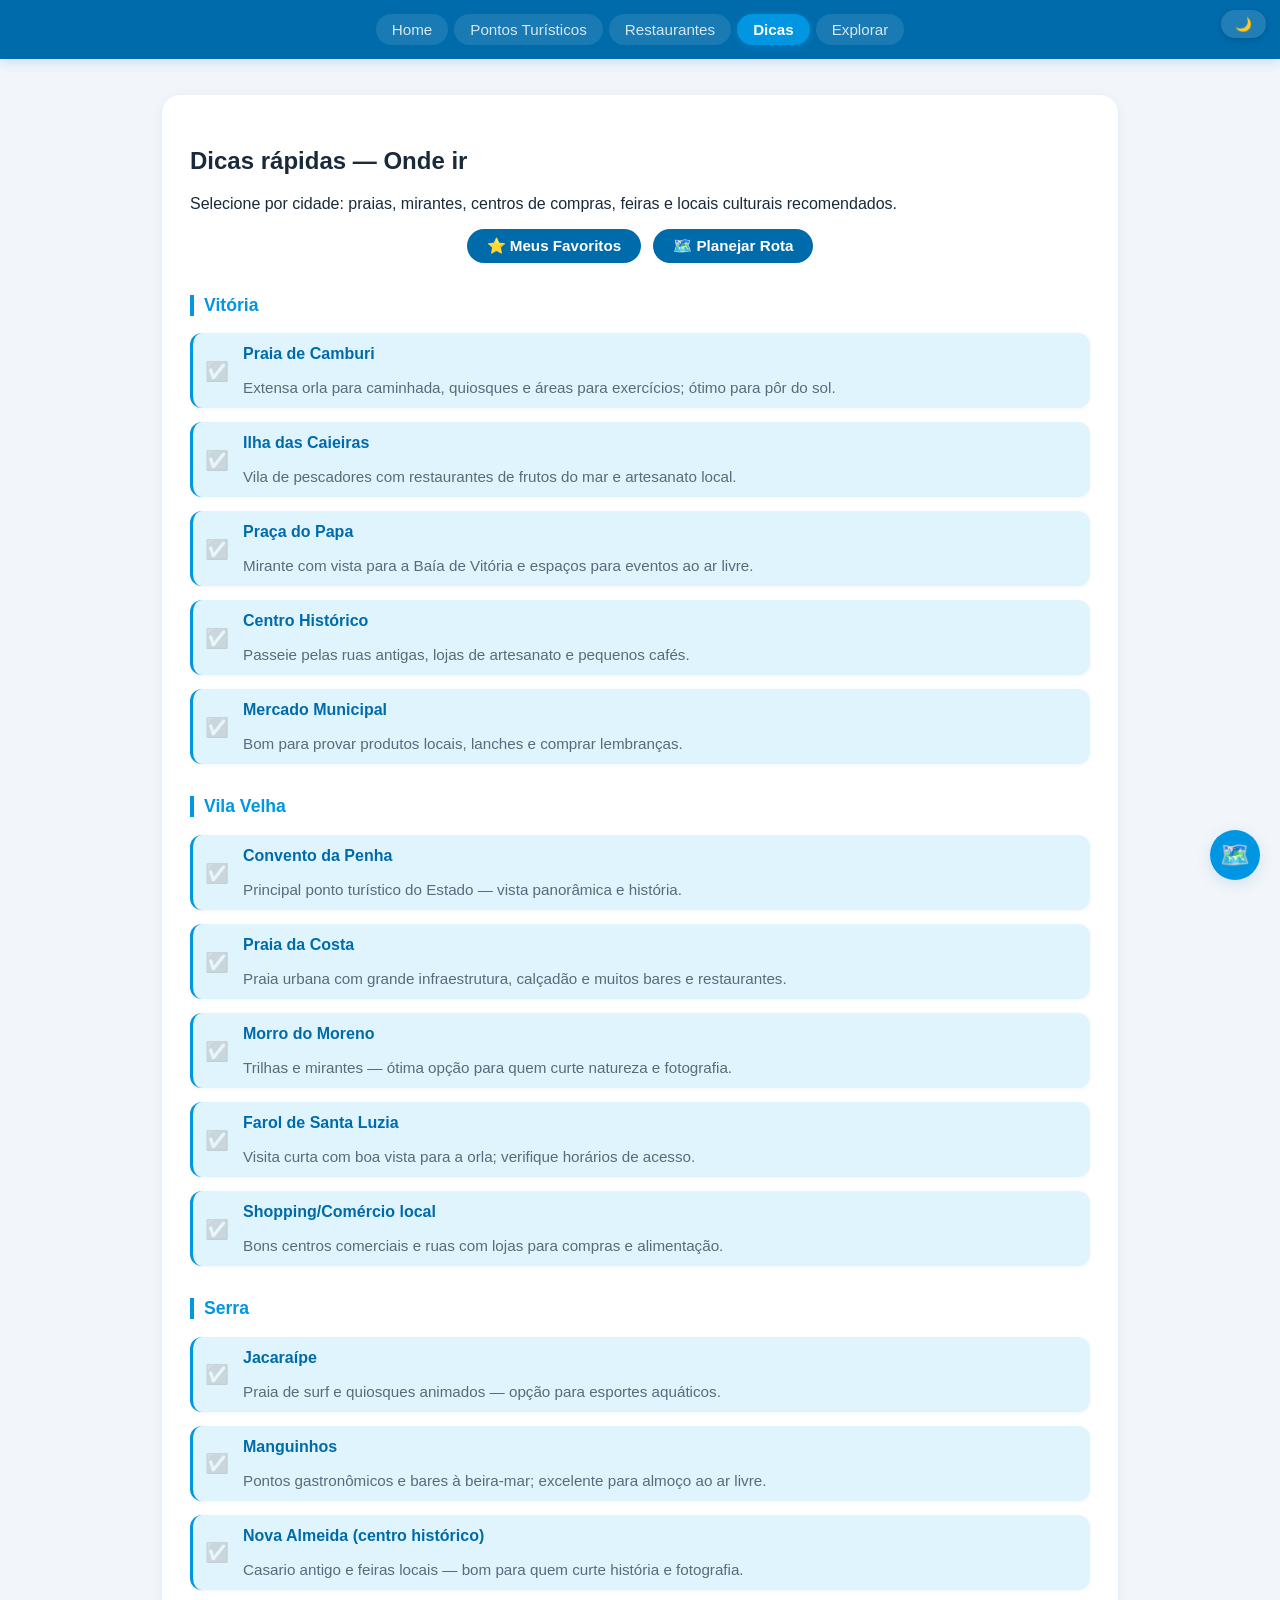
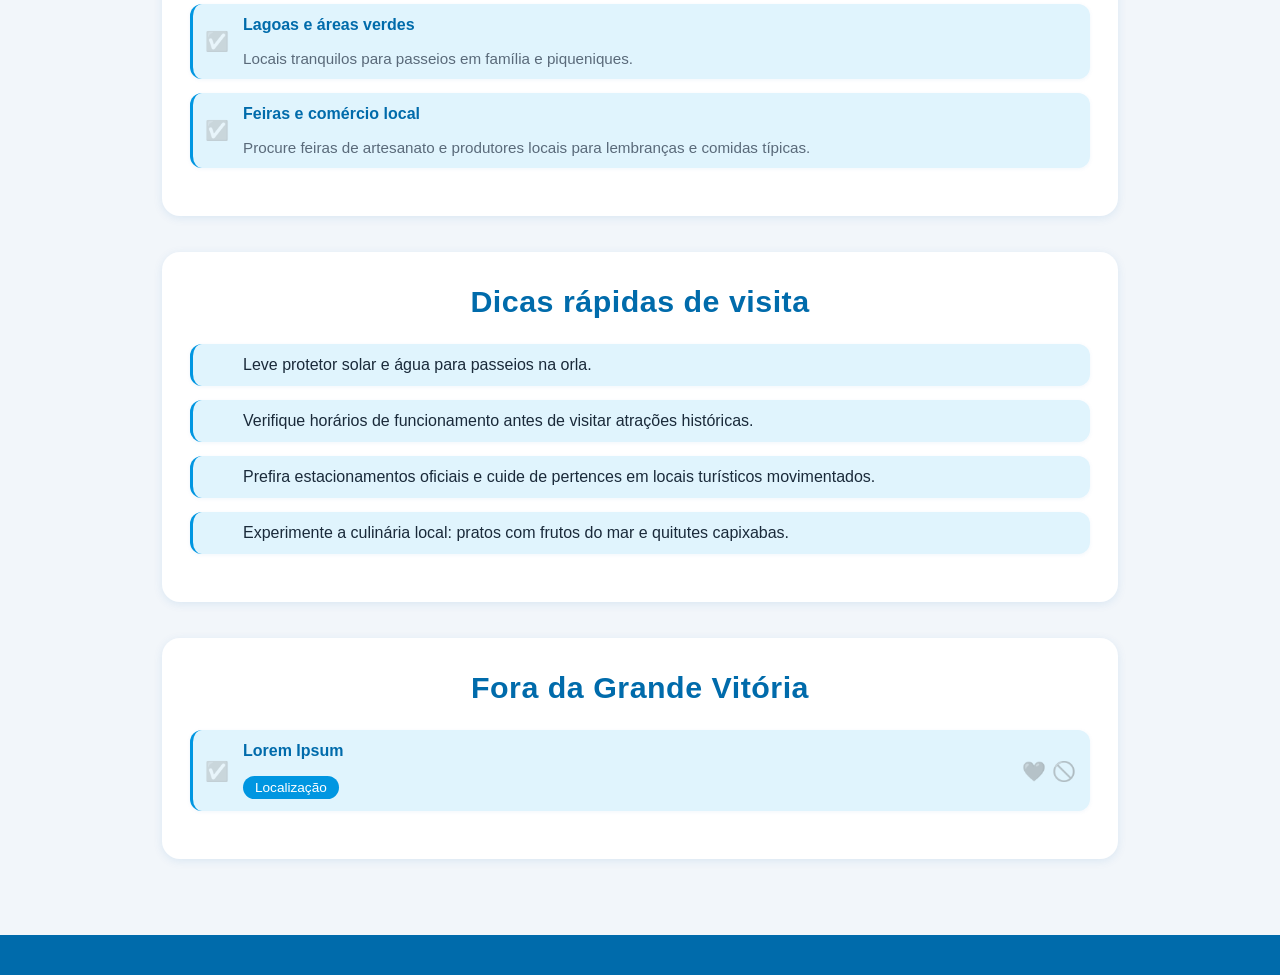
<file: OndeIrDicas.html>
<!DOCTYPE html>
<html lang="pt-BR">
<head>
    <meta charset="UTF-8">
    <meta http-equiv="X-UA-Compatible" content="IE=edge">
    <meta name="viewport" content="width=device-width, initial-scale=1.0">
    <link rel="stylesheet" href="style.css">
    <link rel="icon" href="https://cdn-icons-png.flaticon.com/512/684/684908.png">
    <title>Turismo na Grande Vitória</title>
</head>
<body data-page-id="pontos-turisticos">
    <header>
        <nav>
            <a href="index.html">Home</a>
            <a href="OndeVisitar.html">Pontos Turísticos</a>
            <a href="OndeComer.html">Restaurantes</a>
            <a href="OndeIrDicas.html" class="active" aria-current="page">Dicas</a>
            <a href="Explorar.html">Explorar</a>
            <!--
            <a href="OndeIrDicas.html">Dicas</a>
            -->
        </nav>
        <button id="theme-toggle" type="button" aria-label="Alternar tema" aria-pressed="false">🌙</button>
    </header>

    <main>
        
        <section>
            <h1>Dicas rápidas — Onde ir</h1>
            <p>Selecione por cidade: praias, mirantes, centros de compras, feiras e locais culturais recomendados.</p>
            
            <div class="main-actions-container">
                <button id="toggle-favorites-btn">⭐ Meus Favoritos</button>
                <button id="toggle-route-mode-btn">🗺️ Planejar Rota</button>
            </div>

            <section id="favorites-section">
                <h3>⭐ Meus Favoritos</h3>
                <ul id="favorites-list"></ul>  
            </section>
            
            <h3>Vitória</h3>
            <ul>
                <li>
                    <button type="button" class="visited-btn" aria-label="Marcar como visitado">✅</button>
                    <strong>Praia de Camburi</strong>
                    <span class="desc">Extensa orla para caminhada, quiosques e áreas para exercícios; ótimo para pôr do sol.</span>
                </li>
                <li>
                    <button type="button" class="visited-btn" aria-label="Marcar como visitado">✅</button>
                    <strong>Ilha das Caieiras</strong>
                    <span class="desc">Vila de pescadores com restaurantes de frutos do mar e artesanato local.</span>
                </li>
                <li>
                    <button type="button" class="visited-btn" aria-label="Marcar como visitado">✅</button>
                    <strong>Praça do Papa</strong>
                    <span class="desc">Mirante com vista para a Baía de Vitória e espaços para eventos ao ar livre.</span>
                </li>
                <li>
                    <button type="button" class="visited-btn" aria-label="Marcar como visitado">✅</button>
                    <strong>Centro Histórico</strong>
                    <span class="desc">Passeie pelas ruas antigas, lojas de artesanato e pequenos cafés.</span>
                </li>
                <li>
                    <button type="button" class="visited-btn" aria-label="Marcar como visitado">✅</button>
                    <strong>Mercado Municipal</strong>
                    <span class="desc">Bom para provar produtos locais, lanches e comprar lembranças.</span>
                </li>
            </ul>

            <h3>Vila Velha</h3>
            <ul>
                <li>
                    <button type="button" class="visited-btn" aria-label="Marcar como visitado">✅</button>
                    <strong>Convento da Penha</strong>
                    <span class="desc">Principal ponto turístico do Estado — vista panorâmica e história.</span>
                </li>
                <li>
                    <button type="button" class="visited-btn" aria-label="Marcar como visitado">✅</button>
                    <strong>Praia da Costa</strong>
                    <span class="desc">Praia urbana com grande infraestrutura, calçadão e muitos bares e restaurantes.</span>
                </li>
                <li>
                    <button type="button" class="visited-btn" aria-label="Marcar como visitado">✅</button>
                    <strong>Morro do Moreno</strong>
                    <span class="desc">Trilhas e mirantes — ótima opção para quem curte natureza e fotografia.</span>
                </li>
                <li>
                    <button type="button" class="visited-btn" aria-label="Marcar como visitado">✅</button>
                    <strong>Farol de Santa Luzia</strong>
                    <span class="desc">Visita curta com boa vista para a orla; verifique horários de acesso.</span>
                </li>
                <li>
                    <button type="button" class="visited-btn" aria-label="Marcar como visitado">✅</button>
                    <strong>Shopping/Comércio local</strong>
                    <span class="desc">Bons centros comerciais e ruas com lojas para compras e alimentação.</span>
                </li>
            </ul>

            <h3>Serra</h3>
            <ul>
                <li>
                    <button type="button" class="visited-btn" aria-label="Marcar como visitado">✅</button>
                    <strong>Jacaraípe</strong>
                    <span class="desc">Praia de surf e quiosques animados — opção para esportes aquáticos.</span>
                </li>
                <li>
                    <button type="button" class="visited-btn" aria-label="Marcar como visitado">✅</button>
                    <strong>Manguinhos</strong>
                    <span class="desc">Pontos gastronômicos e bares à beira-mar; excelente para almoço ao ar livre.</span>
                </li>
                <li>
                    <button type="button" class="visited-btn" aria-label="Marcar como visitado">✅</button>
                    <strong>Nova Almeida (centro histórico)</strong>
                    <span class="desc">Casario antigo e feiras locais — bom para quem curte história e fotografia.</span>
                </li>
                <li>
                    <button type="button" class="visited-btn" aria-label="Marcar como visitado">✅</button>
                    <strong>Lagoas e áreas verdes</strong>
                    <span class="desc">Locais tranquilos para passeios em família e piqueniques.</span>
                </li>
                <li>
                    <button type="button" class="visited-btn" aria-label="Marcar como visitado">✅</button>
                    <strong>Feiras e comércio local</strong>
                    <span class="desc">Procure feiras de artesanato e produtores locais para lembranças e comidas típicas.</span>
                </li>
            </ul>
        </section>
        
        <section>
            <h2>Dicas rápidas de visita</h2>
            <ul>
                <li>Leve protetor solar e água para passeios na orla.</li>
                <li>Verifique horários de funcionamento antes de visitar atrações históricas.</li>
                <li>Prefira estacionamentos oficiais e cuide de pertences em locais turísticos movimentados.</li>
                <li>Experimente a culinária local: pratos com frutos do mar e quitutes capixabas.</li>
            </ul>
        </section>
                <!---
                <li data-id="pedra-da-cebola" 
                    data-location-name="Parque Pedra da Cebola"
                    data-address="R. Ana Vieira de Freitas, s/n - Mata da Praia, Vitória - ES, 29066-190">
                    <button type="button" class="visited-btn" aria-label="Marcar como visitado">✅</button>
                    <strong>Parque Pedra da Cebola</strong>
                    <div class="item-actions">
                        <button type="button" class="favorite-btn" aria-label="Favoritar">❤️</button>
                        <button type="button" class="dismiss-btn" aria-label="Não tenho interesse">🚫</button>
                    </div>
                    <div class="link-actions">
                        <a href="http://googleusercontent.com/maps/google.com/44" 
                            data-embed-url="http://googleusercontent.com/maps/google.com/45" 
                            data-location-name="Parque Pedra da Cebola"
                            target="_blank" 
                            rel="noopener noreferrer" 
                            class="location-link action-link">Localização</a>
                        <a href="https://www.vitoria.es.gov.br/turista/parques-e-pracas/parque-pedra-da-cebola" target="_blank" rel="noopener noreferrer" class="action-link">Site Oficial</a>
                    </div>
                    <span class="desc">Ampla área verde com lagos, parquinhos e espaços para piquenique e lazer.</span>
                    </div>
                </li>
                
                <li data-id="parque-von-schilgen" 
                data-location-name="Parque Von Schilgen"
                data-address="">
                    <button type="button" class="visited-btn" aria-label="Marcar como visitado">✅</button>
                    <strong>Parque Von Schilgen</strong>
                        <div class="item-actions">
                        <button type="button" class="favorite-btn" aria-label="Favoritar">❤️</button>                        
                        <button type="button" class="dismiss-btn" aria-label="Não tenho interesse">🚫</button>
                    </div>
                    <div class="link-actions">
                    <a href="" 
                        data-embed-url="" 
                        data-location-name="Parque Von Schilgen"
                        target="_blank"
                        rel="noopener noreferrer" 
                        class="location-link action-link">Localização</a>
                    <a href="" target="_blank" rel="noopener noreferrer" class="action-link">Site Oficial</a>   
                    </div>
                </li>
                
                <li data-id="catedral-de-vitoria" 
                data-location-name="Catedral de Vitória"
                data-address="">
                    <button type="button" class="visited-btn" aria-label="Marcar como visitado">✅</button>
                    <strong>Catedral de Vitória</strong>
                        <div class="item-actions">
                        <button type="button" class="favorite-btn" aria-label="Favoritar">❤️</button>                        
                        <button type="button" class="dismiss-btn" aria-label="Não tenho interesse">🚫</button>
                    </div>
                    <div class="link-actions">
                    <a href="" 
                        data-embed-url="" 
                        data-location-name="Catedral de Vitória"
                        target="_blank"
                        rel="noopener noreferrer" 
                        class="location-link action-link">Localização</a>
                    <a href="" target="_blank" rel="noopener noreferrer" class="action-link">Site Oficial</a>   
                    </div>
                </li>
                
                <li data-id="parque-botanico-vale" 
                data-location-name="Parque Botânico Vale"
                data-address="">
                    <button type="button" class="visited-btn" aria-label="Marcar como visitado">✅</button>
                    <strong>Parque Botânico Vale</strong>
                        <div class="item-actions">
                        <button type="button" class="favorite-btn" aria-label="Favoritar">❤️</button>                        
                        <button type="button" class="dismiss-btn" aria-label="Não tenho interesse">🚫</button>
                    </div>
                    <div class="link-actions">
                    <a href="https://www." 
                        data-embed-url="" 
                        data-location-name="Parque Botânico Vale"
                        target="_blank"
                        rel="noopener noreferrer" 
                        class="location-link action-link">Localização</a>
                    <a href="" target="_blank" rel="noopener noreferrer" class="action-link">Site Oficial</a>   
                    </div>
                </li>
                
                <li data-id="projeto-tamar" 
                data-location-name="Projeto Tamar"
                data-address="">
                    <button type="button" class="visited-btn" aria-label="Marcar como visitado">✅</button>
                    <strong>Projeto Tamar</strong>
                        <div class="item-actions">
                        <button type="button" class="favorite-btn" aria-label="Favoritar">❤️</button>                        
                        <button type="button" class="dismiss-btn" aria-label="Não tenho interesse">🚫</button>
                    </div>
                    <div class="link-actions">
                    <a href="https://www." 
                        data-embed-url="" 
                        data-location-name="Projeto Tamar"
                        target="_blank"
                        rel="noopener noreferrer" 
                        class="location-link action-link">Localização</a>
                    <a href="" target="_blank" rel="noopener noreferrer" class="action-link">Site Oficial</a>   
                    </div>
                </li>
            
            </ul>

            <h3>Vila Velha</h3>
            <ul>
                
                <li data-id="morro-do-moreno" 
                data-location-name="Morro do Moreno"
                data-address="1056, R. Xavantes, 262 - Praia da Costa, Vila Velha - ES, 29101-190">
                    <button type="button" class="visited-btn" aria-label="Marcar como visitado">✅</button>
                    <strong>Morro do Moreno</strong>
                    <div class="item-actions">
                        <button type="button" class="favorite-btn" aria-label="Favoritar">❤️</button>                        
                        <button type="button" class="dismiss-btn" aria-label="Não tenho interesse">🚫</button>
                    </div>
                    <div class="link-actions">
                    <a href="https://www.google.com/maps/place/Morro+do+Moreno/@-20.3263068,-40.2800384,17z/data=!3m1!4b1!4m6!3m5!1s0xb81652ae6a178b:0xa9fa17d57c1af295!8m2!3d-20.3263068!4d-40.2774635!16s%2Fg%2F1227vjzt?authuser=0&hl=en&entry=ttu&g_ep=EgoyMDI1MDkwOS4wIKXMDSoASAFQAw%3D%3D" 
                        data-embed-url="https://www.google.com/maps/embed?pb=!1m18!1m12!1m3!1d3741.370512696845!2d-40.2774635!3d-20.326306799999998!2m3!1f0!2f0!3f0!3m2!1i1024!2i768!4f13.1!3m3!1m2!1s0xb81652ae6a178b%3A0xa9fa17d57c1af295!2sMorro%20do%20Moreno!5e0!3m2!1sen!2sbr!4v1757952912691!5m2!1sen!2sbr" 
                        data-location-name="Morro do Moreno"
                        target="_blank"
                        rel="noopener noreferrer" 
                        class="location-link action-link">Localização</a>
                    </div>    
                    <span class="desc">Trilha e mirante com vista panorâmica da Grande Vitória</span>
                </li>
                
                <li data-id="convento-da-penha" 
                data-location-name="Convento da Penha"
                data-address="R. Vasco Coutinho - Prainha, Vila Velha - ES, 29100-231">
                    <button type="button" class="visited-btn" aria-label="Marcar como visitado">✅</button>
                    <strong>Convento da Penha</strong>
                        <div class="item-actions">
                        <button type="button" class="favorite-btn" aria-label="Favoritar">❤️</button>                        
                        <button type="button" class="dismiss-btn" aria-label="Não tenho interesse">🚫</button>
                    </div>
                    <div class="link-actions">
                    <a href="https://www.google.com/maps/place/Convento+da+Penha/@-20.3293623,-40.2896439,17z/data=!3m1!4b1!4m6!3m5!1s0xb816498a913f37:0xa2c5411362c10f93!8m2!3d-20.3293623!4d-40.287069!16zL20vMDMwOHE5?authuser=0&hl=en&entry=ttu&g_ep=EgoyMDI1MDkwOS4wIKXMDSoASAFQAw%3D%3D" 
                        data-embed-url="https://www.google.com/maps/embed?pb=!1m18!1m12!1m3!1d3741.2965978569914!2d-40.287068999999995!3d-20.329362300000003!2m3!1f0!2f0!3f0!3m2!1i1024!2i768!4f13.1!3m3!1m2!1s0xb816498a913f37%3A0xa2c5411362c10f93!2sConvento%20da%20Penha!5e0!3m2!1sen!2sbr!4v1757952940912!5m2!1sen!2sbr" 
                        data-location-name="Convento da Penha"
                        target="_blank"
                        rel="noopener noreferrer" 
                        class="location-link action-link">Localização</a>
                    <a href="https://conventodapenha.org.br" target="_blank" rel="noopener noreferrer" class="action-link">Site Oficial</a>   
                    </div>
                </li>
                
                <li data-id="farol-de-santa-luzia" 
                data-location-name="Farol de Santa Luzia"
                data-address="R. Santa Luzia, 2 - Praia da Costa, Vila Velha - ES, 29101-100">
                    <button type="button" class="visited-btn" aria-label="Marcar como visitado">✅</button>
                    <strong>Farol de Santa Luzia</strong>
                        <div class="item-actions">
                        <button type="button" class="favorite-btn" aria-label="Favoritar">❤️</button>                        
                        <button type="button" class="dismiss-btn" aria-label="Não tenho interesse">🚫</button>
                    </div>
                    <div class="link-actions">
                    <a href="https://www.google.com/maps/place/Lighthouse+Santa+Luzia/@-20.3244785,-40.2866188,15z/data=!4m6!3m5!1s0xb817ab83631c57:0xf2d8777238238fe1!8m2!3d-20.3244785!4d-40.2675644!16s%2Fg%2F121qsl7x?authuser=0&hl=en&entry=ttu&g_ep=EgoyMDI1MDkwOS4wIKXMDSoASAFQAw%3D%3D" 
                        data-embed-url="https://www.google.com/maps/embed?pb=!1m14!1m8!1m3!1d14965.658942235417!2d-40.2866188!3d-20.3244785!3m2!1i1024!2i768!4f13.1!3m3!1m2!1s0xb817ab83631c57%3A0xf2d8777238238fe1!2sLighthouse%20Santa%20Luzia!5e0!3m2!1sen!2sbr!4v1757952964027!5m2!1sen!2sbr" 
                        data-location-name="Farol de Santa Luzia"
                        target="_blank"
                        rel="noopener noreferrer" 
                        class="location-link action-link">Localização</a>
                    <a href="https://www.vilavelha.es.gov.br/paginas/turismo-agendamento-de-visitacao-ao-farol-santa-luzia-somente-onibus-de-turismo" target="_blank" rel="noopener noreferrer" class="action-link">Site Gov</a>   
                    </div>
                </li>
                
                <li data-id="praia-secreta" 
                data-location-name="Praia Secreta"
                data-address="Costa Beach, Vila Velha - State of Espírito Santo">
                    <button type="button" class="visited-btn" aria-label="Marcar como visitado">✅</button>
                    <strong>Praia Secreta</strong>
                        <div class="item-actions">
                        <button type="button" class="favorite-btn" aria-label="Favoritar">❤️</button>                        
                        <button type="button" class="dismiss-btn" aria-label="Não tenho interesse">🚫</button>
                    </div>
                    <div class="link-actions">
                    <a href="https://www.google.com/maps/place/R.+Praia+Secreta+-+Praia+da+Costa,+Vila+Velha+-+ES/@-20.325373,-40.2725423,17z/data=!3m1!4b1!4m6!3m5!1s0xb817aa3a9bbd51:0xab92f38aec4b12e5!8m2!3d-20.325373!4d-40.2699674!16s%2Fg%2F11jntl_c0s?authuser=0&hl=en&entry=ttu&g_ep=EgoyMDI1MDkwOS4wIKXMDSoASAFQAw%3D%3D" 
                        data-embed-url="https://www.google.com/maps/embed?pb=!1m18!1m12!1m3!1d3741.3930998974056!2d-40.2699674!3d-20.325373!2m3!1f0!2f0!3f0!3m2!1i1024!2i768!4f13.1!3m3!1m2!1s0xb817aa3a9bbd51%3A0xab92f38aec4b12e5!2sR.%20Praia%20Secreta%20-%20Praia%20da%20Costa%2C%20Vila%20Velha%20-%20ES!5e0!3m2!1sen!2sbr!4v1757953002219!5m2!1sen!2sbr" 
                        data-location-name="Praia Secreta"
                        target="_blank"
                        rel="noopener noreferrer" 
                        class="location-link action-link">Localização</a>    
                    </div>
                </li>

                <li data-id="batalhao-de-infantaria" 
                data-location-name="38º Batalhão de Infantaria"
                data-address="Praia de Piratininga, s/n - Prainha, Vila Velha - ES, 29100-901">
                    <button type="button" class="visited-btn" aria-label="Marcar como visitado">✅</button>
                    <strong>38º Batalhão de Infantaria</strong>
                        <div class="item-actions">
                        <button type="button" class="favorite-btn" aria-label="Favoritar">❤️</button>                        
                        <button type="button" class="dismiss-btn" aria-label="Não tenho interesse">🚫</button>
                    </div>
                    <div class="link-actions">
                        <a href="https://www.google.com/maps/place/38%C2%B0+Batalh%C3%A3o+de+Infantaria+do+Ex%C3%A9rcito+Brasileiro/@-20.324783,-40.2893106,17z/data=!3m1!4b1!4m6!3m5!1s0xb8164ae8fd801b:0xbc51f0d89b68bbb7!8m2!3d-20.324783!4d-40.2867357!16s%2Fg%2F1hc38f6xb?authuser=0&hl=en&entry=ttu&g_ep=EgoyMDI1MDkwOS4wIKXMDSoASAFQAw%3D%3D" 
                            data-embed-url="https://www.google.com/maps/embed?pb=!1m18!1m12!1m3!1d3741.4073705869864!2d-40.2867357!3d-20.324783!2m3!1f0!2f0!3f0!3m2!1i1024!2i768!4f13.1!3m3!1m2!1s0xb8164ae8fd801b%3A0xbc51f0d89b68bbb7!2s38%C2%B0%20Batalh%C3%A3o%20de%20Infantaria%20do%20Ex%C3%A9rcito%20Brasileiro!5e0!3m2!1sen!2sbr!4v1757953042784!5m2!1sen!2sbr" 
                            data-location-name="38º Batalhão de Infantaria"
                            target="_blank"
                            rel="noopener noreferrer" 
                            class="location-link action-link">Localização</a>
                        <a href="https://www.38bi.eb.mil.br/servicos/espaco-cultural-forte-sao-francisco-xavier-da-barra?csrt=14848846816520279570" target="_blank" rel="noopener noreferrer" class="action-link">Site Oficial</a>   
                    </div>
                    <a href="https://www.instagram.com/cafeteriavistadoforte/" target="_blank" rel="noopener noreferrer">☕ Cafeteria Vista do Forte</a>
                    <span class="desc">Visita exige vestimenta adequada</span>
                </li>
                
                <li data-id="museu-vale" 
                data-location-name="Museu Vale"
                data-address="R. Vila Isabel, Vila Velha - ES, 29114-035">
                    <button type="button" class="visited-btn" aria-label="Marcar como visitado">✅</button>
                    <strong>Museu Vale</strong>
                        <div class="item-actions">
                        <button type="button" class="favorite-btn" aria-label="Favoritar">❤️</button>                        
                        <button type="button" class="dismiss-btn" aria-label="Não tenho interesse">🚫</button>
                    </div>
                    <div class="link-actions">
                    <a href="https://www.google.com/maps/place/Vale+Museum/@-20.326723,-40.3478316,17.75z/data=!4m6!3m5!1s0xb83d113ac828e1:0xc5e6358af776d872!8m2!3d-20.3266431!4d-40.3450837!16s%2Fg%2F1231gk8q?authuser=0&hl=en&entry=ttu&g_ep=EgoyMDI1MDkwOS4wIKXMDSoASAFQAw%3D%3D" 
                        data-embed-url="https://www.google.com/maps/embed?pb=!1m14!1m8!1m3!1d3741.3604451322094!2d-40.3478316!3d-20.326723!3m2!1i1024!2i768!4f13.1!3m3!1m2!1s0xb83d113ac828e1%3A0xc5e6358af776d872!2sVale%20Museum!5e0!3m2!1sen!2sbr!4v1757953075556!5m2!1sen!2sbr" 
                        data-location-name="Museu Vale"
                        target="_blank"
                        rel="noopener noreferrer" 
                        class="location-link action-link">Localização</a>
                    <a href="https://museuvale.org" target="_blank" rel="noopener noreferrer" class="action-link">Site Oficial</a>   
                    </div>
                    <span class="desc">Exposições de arte e eventos culturais</span>
                </li>
                
                <li data-id="" 
                data-location-name=""
                data-address="">
                    <button type="button" class="visited-btn" aria-label="Marcar como visitado">✅</button>
                    <strong></strong>
                        <div class="item-actions">
                        <button type="button" class="favorite-btn" aria-label="Favoritar">❤️</button>                        
                        <button type="button" class="dismiss-btn" aria-label="Não tenho interesse">🚫</button>
                    </div>
                    <div class="link-actions">
                    <a href=""
                        data-embed-url=""
                        data-location-name=""
                        target="_blank"
                        rel="noopener noreferrer" 
                        class="location-link action-link">Localização</a>
                    <a href="" target="_blank" rel="noopener noreferrer" class="action-link">Site Oficial</a>   
                    </div>
                </li>
            
            </ul>

            <h3>Serra</h3>
            <ul>
                
                <li data-id="igreja-dos-reis-magos" 
                data-location-name="Igreja dos Reis Magos"
                data-address="Tv. Reis Magos II - Nova Almeida Centro, Serra - ES, 29182-528">
                    <button type="button" class="visited-btn" aria-label="Marcar como visitado">✅</button>
                    <strong>Igreja dos Reis Magos</strong>
                        <div class="item-actions">
                        <button type="button" class="favorite-btn" aria-label="Favoritar">❤️</button>                        
                        <button type="button" class="dismiss-btn" aria-label="Não tenho interesse">🚫</button>
                    </div>
                    <div class="link-actions">
                    <a href="https://www.google.com/maps/place/igreja+dos+reis+magos/data=!4m2!3m1!1s0xb7f12233915ec1:0x7f2c840206b68616?sa=X&ved=1t:155783&ictx=111" 
                    data-embed-url="https://www.google.com/maps/embed?pb=!1m18!1m12!1m3!1d3747.8087331638717!2d-40.1922455!3d-20.0584526!2m3!1f0!2f0!3f0!3m2!1i1024!2i768!4f13.1!3m3!1m2!1s0xb7f12233915ec1%3A0x7f2c840206b68616!2sChurch%20of%20the%20Magi!5e0!3m2!1sen!2sbr!4v1757953100562!5m2!1sen!2sbr" 
                    data-location-name="Igreja dos Reis Magos"
                    target="_blank" 
                    rel="noopener noreferrer" 
                    class="location-link action-link">Localização</a>
                    </div>
                    <span class="desc">Igreja histórica tombada, datada do período colonial</span>
                </li>
            </ul>
        </section>
-->
        <section>
            <h2>Fora da Grande Vitória</h2>
            <ul>
                
                <li data-id="Lorem-Ipsum" 
                data-location-name="Lorem Ipsum"
                data-address="Cidade de Domingos Martins - State of Espírito Santo, 29260-000">
                    <button type="button" class="visited-btn" aria-label="Marcar como visitado">✅</button>
                    <strong>Lorem Ipsum</strong>
                        <div class="item-actions">
                        <button type="button" class="favorite-btn" aria-label="Favoritar">❤️</button>                        
                        <button type="button" class="dismiss-btn" aria-label="Não tenho interesse">🚫</button>
                    </div>
                    <div class="link-actions">
                    <a href="https://www.google.com/maps/place/Domingos+Martins,+State+of+Esp%C3%ADrito+Santo,+29260-000/@-20.3653456,-40.6687556,15z/data=!3m1!4b1!4m6!3m5!1s0xb9b516e21b6539:0x6f177d0d615b9971!8m2!3d-20.3625703!4d-40.6582081!16s%2Fg%2F11bxfzb516?entry=ttu&g_ep=EgoyMDI1MDkwOS4wIKXMDSoASAFQAw%3D%3D" 
                        data-embed-url="https://www.google.com/maps/embed?pb=!1m18!1m12!1m3!1d14961.701303643858!2d-40.6584558!3d-20.365345950000002!2m3!1f0!2f0!3f0!3m2!1i1024!2i768!4f13.1!3m3!1m2!1s0xb9b516e21b6539%3A0x6f177d0d615b9971!2sDomingos%20Martins%2C%20State%20of%20Esp%C3%ADrito%20Santo%2C%2029260-000!5e0!3m2!1sen!2sbr!4v1757953135777!5m2!1sen!2sbr" 
                        data-location-name="Domingos Martins"
                        target="_blank"
                        rel="noopener noreferrer" 
                        class="location-link action-link">Localização</a>    
                    </div>
                </li>
<!--
                <li data-id="pedra-azul" 
                data-location-name="Pedra Azul"
                data-address="Pedra azul, Domingos Martins - State of Espírito Santo, 29260-000">
                    <button type="button" class="visited-btn" aria-label="Marcar como visitado">✅</button>
                    <strong>Pedra Azul</strong>
                        <div class="item-actions">
                        <button type="button" class="favorite-btn" aria-label="Favoritar">❤️</button>                        
                        <button type="button" class="dismiss-btn" aria-label="Não tenho interesse">🚫</button>
                    </div>
                    <div class="link-actions">
                    <a href="https://www.google.com/maps/place/Pico+Pedra+Azul/@-20.4333326,-40.9936331,15z/data=!3m1!4b1!4m6!3m5!1s0xb9985ca2b9de15:0x32d5c4edd38dd1b9!8m2!3d-20.4333333!4d-40.9833333!16s%2Fg%2F1237_xdx?entry=ttu&g_ep=EgoyMDI1MDkxMC4wIKXMDSoASAFQAw%3D%3D" 
                        data-embed-url="https://www.google.com/maps/embed?pb=!1m18!1m12!1m3!1d14955.100550554516!2d-40.99363305194479!3d-20.433332647135437!2m3!1f0!2f0!3f0!3m2!1i1024!2i768!4f13.1!3m3!1m2!1s0xb9985ca2b9de15%3A0x32d5c4edd38dd1b9!2sPico%20Pedra%20Azul!5e0!3m2!1sen!2sbr!4v1757953189602!5m2!1sen!2sbr" 
                        data-location-name="Pedra Azul"
                        target="_blank"
                        rel="noopener noreferrer" 
                        class="location-link action-link">Localização</a>
                    <a href="https://iema.es.gov.br/PEPAZ" target="_blank" rel="noopener noreferrer" class="action-link">Site Gov</a>   
                    </div>
                </li>
                
                <li data-id="mosteiro-zen" 
                data-location-name="Mosteiro Zen (Buda)"
                data-address="Jardim Zen - Parque Niwa Renpo Zenji - BR-101, 740 - Pendanga, Ibiraçu - ES, 29670-000">
                    <button type="button" class="visited-btn" aria-label="Marcar como visitado">✅</button>
                    <strong>Mosteiro Zen (Buda)</strong>
                        <div class="item-actions">
                        <button type="button" class="favorite-btn" aria-label="Favoritar">❤️</button>                        
                        <button type="button" class="dismiss-btn" aria-label="Não tenho interesse">🚫</button>
                    </div>
                    <div class="link-actions">
                    <a href="https://www.google.com/maps/place/Mosteiro+ZEN/@-19.8744495,-40.3971541,14.17z/data=!4m6!3m5!1s0xb79594af950b25:0x9022edda28395277!8m2!3d-19.865873!4d-40.3826935!16s%2Fg%2F11rkdqm5ft?entry=ttu&g_ep=EgoyMDI1MDkwOS4wIKXMDSoASAFQAw%3D%3D" 
                        data-embed-url="https://www.google.com/maps/embed?pb=!1m14!1m8!1m3!1d30017.472263516305!2d-40.3971541!3d-19.8744495!3m2!1i1024!2i768!4f13.1!3m3!1m2!1s0xb79594af950b25%3A0x9022edda28395277!2sMosteiro%20ZEN!5e0!3m2!1sen!2sbr!4v1757953298510!5m2!1sen!2sbr" 
                        data-location-name="Mosteiro Zen (Buda)"
                        target="_blank"
                        rel="noopener noreferrer" 
                        class="location-link action-link">Localização</a>
                    <a href="https://mosteirozen.com.br/?page_id=682" target="_blank" rel="noopener noreferrer" class="action-link">Site Oficial</a>   
                    </div>
                    <span class="desc">Acesso à área externa onde fica o Buda gigante é gratuita. Para entrar no mosteiro, a entrada custa R$20,00.</span>
                </li>
            </ul>
        </section>
    
        <section>
                    <h3>Em Branco</h3>
            <ul>
                
                <li data-id="" 
                data-location-name=""
                data-address="">
                    <button type="button" class="visited-btn" aria-label="Marcar como visitado">✅</button>
                    <strong></strong>
                        <div class="item-actions">
                        <button type="button" class="favorite-btn" aria-label="Favoritar">❤️</button>                        
                        <button type="button" class="dismiss-btn" aria-label="Não tenho interesse">🚫</button>
                    </div>
                    <div class="link-actions">
                    <a href=""
                        data-embed-url=""
                        data-location-name=""
                        target="_blank"
                        rel="noopener noreferrer" 
                        class="location-link action-link">Localização</a>
                    <a href="" target="_blank" rel="noopener noreferrer" class="action-link">Site Oficial</a>   
                    </div>
                </li>
                
                <li data-id="" 
                data-location-name=""
                data-address="">
                    <button type="button" class="visited-btn" aria-label="Marcar como visitado">✅</button>
                    <strong></strong>
                        <div class="item-actions">
                        <button type="button" class="favorite-btn" aria-label="Favoritar">❤️</button>                        
                        <button type="button" class="dismiss-btn" aria-label="Não tenho interesse">🚫</button>
                    </div>
                    <div class="link-actions">
                    <a href=""
                        data-embed-url=""
                        data-location-name=""
                        target="_blank"
                        rel="noopener noreferrer" 
                        class="location-link action-link">Localização</a>
                    <a href="" target="_blank" rel="noopener noreferrer" class="action-link">Site Oficial</a>   
                    </div>
                </li>
            </ul>
        </section>
    -->
    </main>
    <footer>
        <!-- <p>🌎 Projeto de Lucas - Turismo na Grande Vitória</p> -->
    </footer>
    <button id="back-to-top" title="Voltar ao topo">⬆️</button>

        <div class="map-icon-toggle" role="button" aria-label="Abrir mapa" tabindex="0">
            🗺️
        </div>
        
        <div class="map-modal-overlay">
            <div class="map-modal-content">
                <button class="map-close-btn">×</button>
                <h3 id="map-modal-title">Mapa</h3> 
                <div class="map-responsive">
                    <iframe src="https://www.google.com/maps/d/u/0/embed?mid=1ik6C1K6StANmTeuBqgxgQaBfX-MMM8E&ehbc=2E312F&noprof=1" style="border:0;" allowfullscreen="" loading="lazy" referrerpolicy="no-referrer-when-downgrade"></iframe>
                </div>

                <a href="#" target="_blank" rel="noopener noreferrer" class="map-button">
                    Abrir no Google Maps
                </a>
            </div>
        </div>
        <button id="generate-route-fab" class="route-fab">
        Criar Rota (<span id="route-item-count">0</span>)
    </button>
    <script src="script.js"></script>

</body>
</html>
</file>
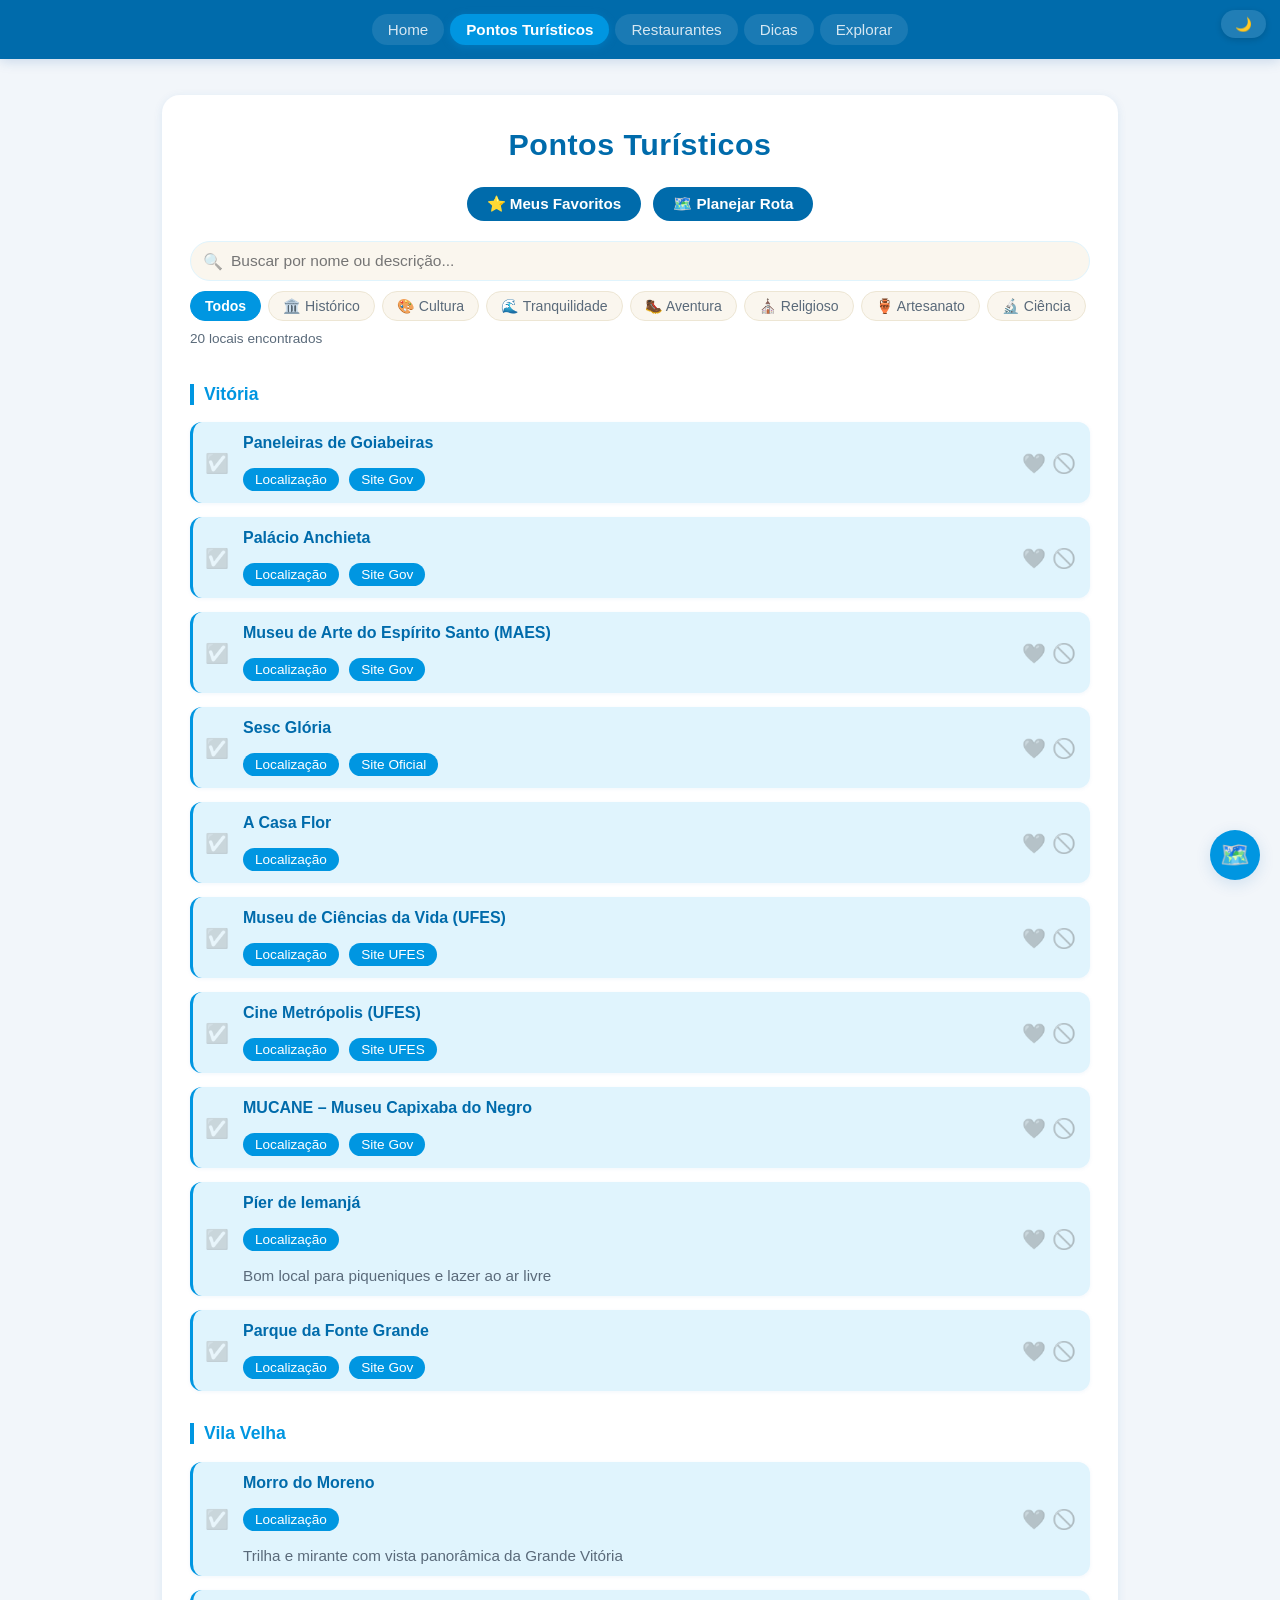
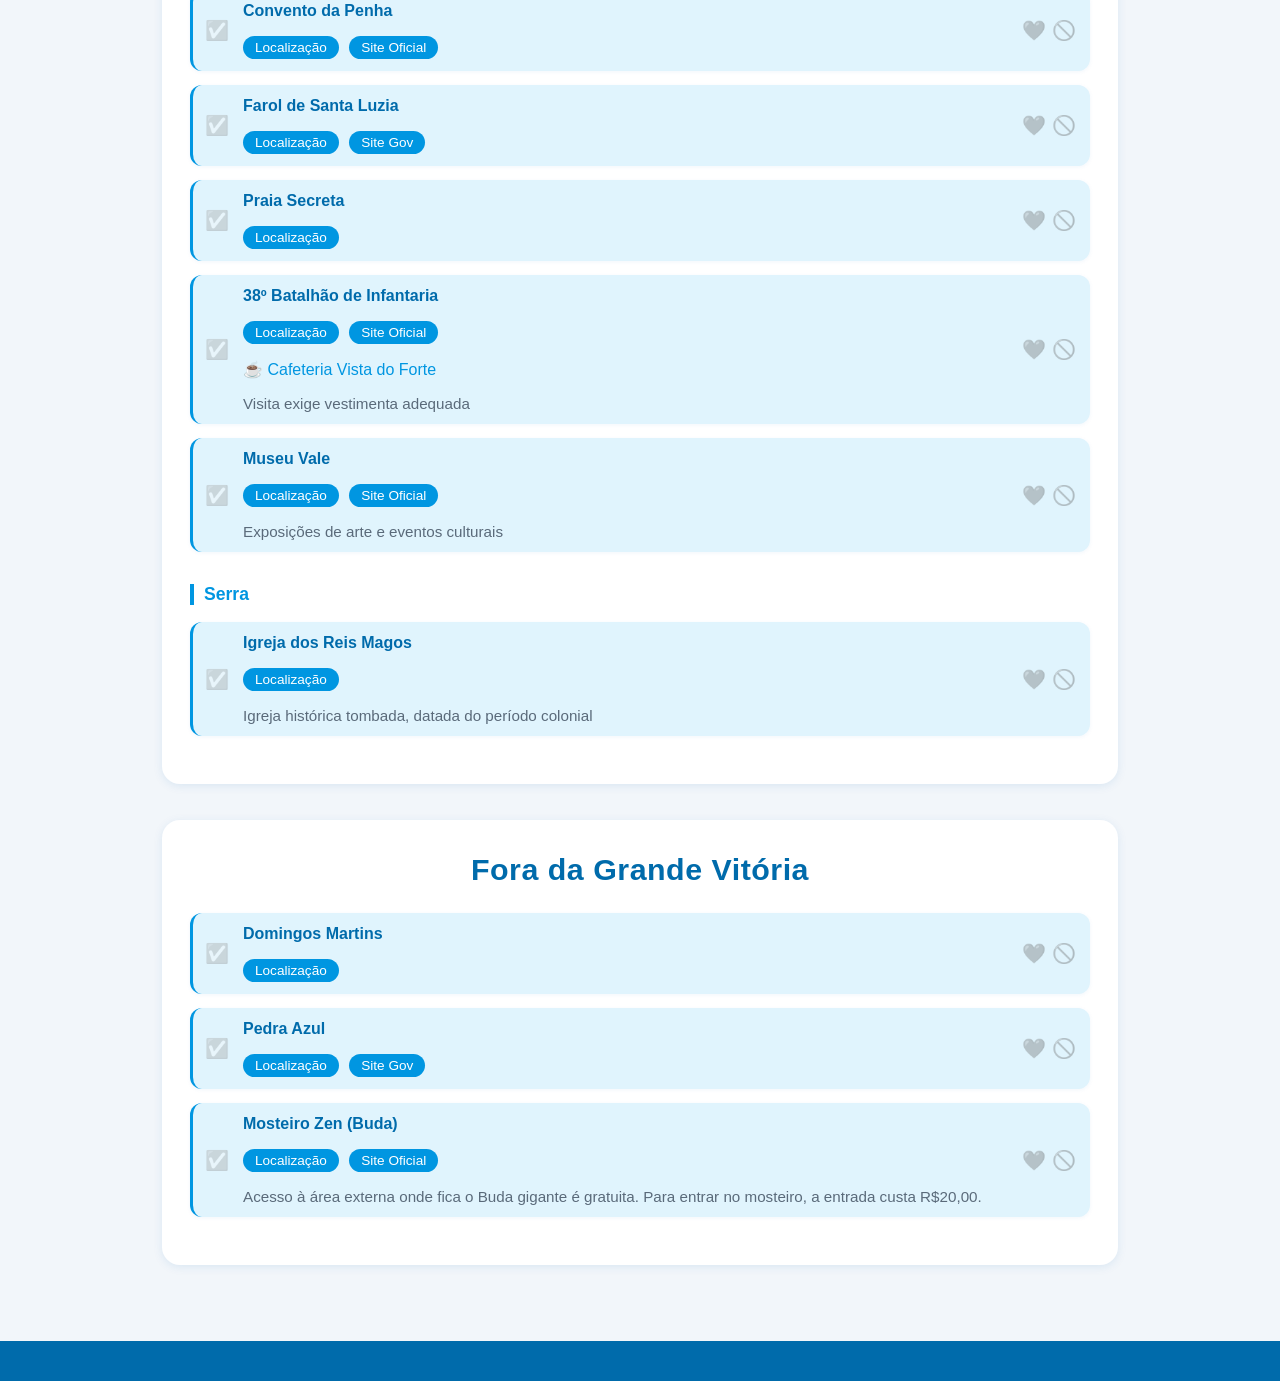
<file: OndeVisitar.html>
<!DOCTYPE html>
<html lang="pt-BR">
<head>
    <meta charset="UTF-8">
    <meta http-equiv="X-UA-Compatible" content="IE=edge">
    <meta name="viewport" content="width=device-width, initial-scale=1.0">
    <link rel="stylesheet" href="style.css">
    <link rel="icon" href="https://cdn-icons-png.flaticon.com/512/684/684908.png">
    <title>Pontos Turísticos — Turismo na Grande Vitória</title>
    <style>
        /* === Filtros === */
        .filters-wrap {
            display: flex;
            flex-direction: column;
            gap: 10px;
            margin-bottom: 24px;
        }
        .search-input-wrap {
            position: relative;
        }
        #search-input {
            width: 100%;
            padding: 10px 16px 10px 40px;
            border: 1.5px solid var(--primary-light, #e0f4fd);
            border-radius: 24px;
            font-size: 0.97rem;
            outline: none;
            background: var(--areia, #FAF6EE);
            color: var(--text, #1a2a3a);
            transition: border-color 0.2s, box-shadow 0.2s;
            box-sizing: border-box;
        }
        #search-input:focus {
            border-color: var(--primary, #0096E1);
            box-shadow: 0 0 0 3px rgba(0,150,225,0.12);
        }
        .search-icon {
            position: absolute;
            left: 13px;
            top: 50%;
            transform: translateY(-50%);
            font-size: 1rem;
            pointer-events: none;
            opacity: 0.5;
        }
        .type-filters {
            display: flex;
            flex-wrap: wrap;
            gap: 7px;
        }
        .type-btn {
            background: var(--areia, #FAF6EE);
            color: var(--text-muted, #5a6a7a);
            border: 1.5px solid var(--areia-dark, #ede6d4);
            padding: 6px 14px;
            border-radius: 20px;
            font-size: 0.88rem;
            font-weight: 500;
            cursor: pointer;
            transition: background 0.18s, color 0.18s, border-color 0.18s;
            white-space: nowrap;
        }
        .type-btn:hover {
            background: var(--primary-light, #e0f4fd);
            border-color: var(--primary, #0096E1);
            color: var(--primary-dark, #006bab);
        }
        .type-btn.active {
            background: var(--primary, #0096E1);
            color: #fff;
            border-color: var(--primary, #0096E1);
            font-weight: 700;
        }

        /* Contagem de resultados */
        #filter-count {
            font-size: 0.85rem;
            color: var(--text-muted, #5a6a7a);
            margin-bottom: 4px;
            min-height: 1.2em;
        }

        /* Item oculto pelo filtro */
        li[data-id].hidden-by-filter {
            display: none !important;
        }

        /* h3 de cidade sem itens visíveis */
        h3.city-heading.all-hidden {
            display: none;
        }
        ul.city-list.all-hidden {
            display: none;
        }

        /* Destaque de busca */
        mark.search-highlight {
            background: rgba(242, 124, 42, 0.22);
            color: inherit;
            border-radius: 3px;
            padding: 0 1px;
        }

        /* Mensagem de vazio */
        #no-results {
            display: none;
            text-align: center;
            padding: 32px 16px;
            color: var(--text-muted, #5a6a7a);
            font-size: 0.95rem;
        }

        /* Dark mode */
        body.dark-mode #search-input {
            background: #0d2030;
            color: #d0eaff;
            border-color: #1a3a5a;
        }
        body.dark-mode .type-btn {
            background: #0d2030;
            color: #7aaac8;
            border-color: #1a3a5a;
        }
        body.dark-mode .type-btn:hover {
            background: #0d2e44;
            border-color: var(--primary, #29aef5);
            color: #a0d8f8;
        }
        body.dark-mode .type-btn.active {
            background: var(--primary, #29aef5);
            color: #0a1828;
            border-color: var(--primary, #29aef5);
        }
    </style>
</head>
<body data-page-id="pontos-turisticos">
    <header>
        <nav>
            <a href="index.html">Home</a>
            <a href="OndeVisitar.html" class="active" aria-current="page">Pontos Turísticos</a>
            <a href="OndeComer.html">Restaurantes</a>
            <a href="OndeIrDicas.html">Dicas</a>
            <a href="Explorar.html">Explorar</a>
        </nav>
        <button id="theme-toggle" type="button" aria-label="Alternar tema" aria-pressed="false">🌙</button>
    </header>

    <main>
        <section>
            <h2>Pontos Turísticos</h2>

            <div class="main-actions-container">
                <button id="toggle-favorites-btn">⭐ Meus Favoritos</button>
                <button id="toggle-route-mode-btn">🗺️ Planejar Rota</button>
            </div>

            <section id="favorites-section">
                <h3>⭐ Meus Favoritos</h3>
                <ul id="favorites-list"></ul>
            </section>

            <!-- === FILTROS === -->
            <div class="filters-wrap">
                <div class="search-input-wrap">
                    <span class="search-icon">🔍</span>
                    <input type="search" id="search-input" placeholder="Buscar por nome ou descrição..." aria-label="Buscar pontos turísticos">
                </div>
                <div class="type-filters" role="group" aria-label="Filtrar por tipo">
                    <button class="type-btn active" data-type="todos">Todos</button>
                    <button class="type-btn" data-type="historico">🏛️ Histórico</button>
                    <button class="type-btn" data-type="cultura">🎨 Cultura</button>
                    <button class="type-btn" data-type="tranquilidade">🌊 Tranquilidade</button>
                    <button class="type-btn" data-type="aventura">🥾 Aventura</button>
                    <button class="type-btn" data-type="religioso">⛪ Religioso</button>
                    <button class="type-btn" data-type="artesanato">🏺 Artesanato</button>
                    <button class="type-btn" data-type="ciencia">🔬 Ciência</button>
                </div>
                <div id="filter-count"></div>
            </div>

            <div id="no-results">Nenhum local encontrado para esse filtro. Tente outro termo ou categoria.</div>

            <!-- === VITÓRIA === -->
            <h3 class="city-heading" id="heading-vitoria">Vitória</h3>
            <ul class="city-list" id="list-vitoria">

                <li data-id="paneleiras-de-goiabeiras"
                    data-location-name="Paneleiras de Goiabeiras"
                    data-address="R. Leopoldo Gomes de Sales, 94 - Goiabeiras, Vitória - ES, 29075-100"
                    data-type="artesanato">
                    <button type="button" class="visited-btn" aria-label="Marcar como visitado">✅</button>
                    <strong>Paneleiras de Goiabeiras</strong>
                    <div class="item-actions">
                        <button type="button" class="favorite-btn" aria-label="Favoritar">❤️</button>
                        <button type="button" class="dismiss-btn" aria-label="Não tenho interesse">🚫</button>
                    </div>
                    <div class="link-actions">
                        <a href="https://www.google.com/maps/place/Paneleiras+de+Goiabeiras+-+R.+Leopoldo+Gomes+de+Sales,+94+-+Goiabeiras,+Vit%C3%B3ria+-+ES,+29075-100/data=!4m2!3m1!1s0xb819c059fff577:0x588641f76aca0f91?utm_source=mstt_1&entry=gps&coh=192189&g_ep=[base64]&skid=f6b0368e-a198-4159-9446-bbb94b171ed3&g_st=aw"
                            data-embed-url="https://www.google.com/maps/embed?pb=!1m18!1m12!1m3!1d3742.743275612882!2d-40.303304499999996!3d-20.269479199999996!2m3!1f0!2f0!3f0!3m2!1i1024!2i768!4f13.1!3m3!1m2!1s0xb819c059fff577%3A0x588641f76aca0f91!2sPaneleiras%20de%20Goiabeiras!5e0!3m2!1sen!2sbr!4v1757951190939!5m2!1sen!2sbr"
                            data-location-name="Paneleiras de Goiabeiras"
                            target="_blank" rel="noopener noreferrer"
                            class="location-link action-link">Localização</a>
                        <a href="https://vitoria.es.gov.br/semc/paneleiras-de-goiabeiras" target="_blank" rel="noopener noreferrer" class="action-link">Site Gov</a>
                    </div>
                </li>

                <li data-id="palacio-anchieta"
                    data-location-name="Palácio Anchieta"
                    data-address="Praça João Clímaco, s/n - Centro, Vitória - ES, 29015-110"
                    data-type="historico">
                    <button type="button" class="visited-btn" aria-label="Marcar como visitado">✅</button>
                    <strong>Palácio Anchieta</strong>
                    <div class="item-actions">
                        <button type="button" class="favorite-btn" aria-label="Favoritar">❤️</button>
                        <button type="button" class="dismiss-btn" aria-label="Não tenho interesse">🚫</button>
                    </div>
                    <div class="link-actions">
                        <a href="https://www.google.com/maps/place/Palácio+Anchieta/data=!4m2!3m1!1s0x0:0xc710cbd6f33bbd86?sa=X&ved=1t:2428&ictx=111"
                            data-embed-url="https://www.google.com/maps/embed?pb=!1m18!1m12!1m3!1d3741.493999669813!2d-40.3397104!3d-20.3212011!2m3!1f0!2f0!3f0!3m2!1i1024!2i768!4f13.1!3m3!1m2!1s0xb83db078fa8693%3A0xc710cbd6f33bbd86!2sPal%C3%A1cio%20Anchieta!5e0!3m2!1sen!2sbr!4v1757951987545!5m2!1sen!2sbr"
                            data-location-name="Palácio Anchieta"
                            target="_blank" rel="noopener noreferrer"
                            class="location-link action-link">Localização</a>
                        <a href="https://www.es.gov.br/governo/palacio-anchieta" target="_blank" rel="noopener noreferrer" class="action-link">Site Gov</a>
                    </div>
                </li>

                <li data-id="maes"
                    data-location-name="Museu de Arte do Espírito Santo (MAES)"
                    data-address="Av. Jerônimo Monteiro, 631 - Centro, Vitória - ES, 29010-001"
                    data-type="cultura">
                    <button type="button" class="visited-btn" aria-label="Marcar como visitado">✅</button>
                    <strong>Museu de Arte do Espírito Santo (MAES)</strong>
                    <div class="item-actions">
                        <button type="button" class="favorite-btn" aria-label="Favoritar">❤️</button>
                        <button type="button" class="dismiss-btn" aria-label="Não tenho interesse">🚫</button>
                    </div>
                    <div class="link-actions">
                        <a href="https://www.google.com/maps/place/Museu+de+Artes+do+Esp%C3%ADrito+Santo/@-20.3199393,-40.3369851,17z/data=!3m1!4b1!4m6!3m5!1s0xb83db07defaa87:0xd2c2a854296fbc8a!8m2!3d-20.3199393!4d-40.3344102!16s%2Fg%2F15dpjxz2?entry=ttu&g_ep=EgoyMDI1MDkwOS4wIKXMDSoASAFQAw%3D%3D"
                            data-embed-url="https://www.google.com/maps/embed?pb=!1m18!1m12!1m3!1d3741.524513112811!2d-40.33441019999999!3d-20.319939299999998!2m3!1f0!2f0!3f0!3m2!1i1024!2i768!4f13.1!3m3!1m2!1s0xb83db07defaa87%3Ad2c2a854296fbc8a!2sMuseu%20de%20Artes%20do%20Esp%C3%ADrito%20Santo!5e0!3m2!1sen!2sbr!4v1757952407112!5m2!1sen!2sbr"
                            data-location-name="Museu de Arte do Espírito Santo (MAES)"
                            target="_blank" rel="noopener noreferrer"
                            class="location-link action-link">Localização</a>
                        <a href="https://secult.es.gov.br/museu-de-arte-do-espirito-santo-dionisio-del-santo" target="_blank" rel="noopener noreferrer" class="action-link">Site Gov</a>
                    </div>
                </li>

                <li data-id="sesc-gloria"
                    data-location-name="Sesc Glória"
                    data-address="Av. Jerônimo Monteiro, 428 - Centro, Vitória - ES, 29010-002"
                    data-type="cultura">
                    <button type="button" class="visited-btn" aria-label="Marcar como visitado">✅</button>
                    <strong>Sesc Glória</strong>
                    <div class="item-actions">
                        <button type="button" class="favorite-btn" aria-label="Favoritar">❤️</button>
                        <button type="button" class="dismiss-btn" aria-label="Não tenho interesse">🚫</button>
                    </div>
                    <div class="link-actions">
                        <a href="https://www.google.com/maps/place/Sesc+Gl%C3%B3ria/@-20.3206126,-40.3378674,17z/data=!3m1!4b1!4m6!3m5!1s0xb83dbad8922f93:0xa09e11ed2521b5ee!8m2!3d-20.3206126!4d-40.3352925!16s%2Fg%2F1tgwc493?entry=ttu&g_ep=EgoyMDI1MDkwOS4wIKXMDSoASAFQAw%3D%3D"
                            data-embed-url="https://www.google.com/maps/embed?pb=!1m18!1m12!1m3!1d3741.508231280306!2d-40.3352925!3d-20.320612600000004!2m3!1f0!2f0!3f0!3m2!1i1024!2i768!4f13.1!3m3!1m2!1s0xb83dbad8922f93%3A0xa09e11ed2521b5ee!2sSesc%20Gl%C3%B3ria!5e0!3m2!1sen!2sbr!4v1757952444159!5m2!1sen!2sbr"
                            data-location-name="Sesc Glória"
                            target="_blank" rel="noopener noreferrer"
                            class="location-link action-link">Localização</a>
                        <a href="https://www.sesc-es.com.br/unidades/sesc-gloria/" target="_blank" rel="noopener noreferrer" class="action-link">Site Oficial</a>
                    </div>
                </li>

                <li data-id="acasa-flor"
                    data-location-name="A Casa Flor"
                    data-address="Rua Gama Rosa N°, Lj 2 - Centro, Vitória - ES, 29015-100"
                    data-type="cultura">
                    <button type="button" class="visited-btn" aria-label="Marcar como visitado">✅</button>
                    <strong>A Casa Flor</strong>
                    <div class="item-actions">
                        <button type="button" class="favorite-btn" aria-label="Favoritar">❤️</button>
                        <button type="button" class="dismiss-btn" aria-label="Não tenho interesse">🚫</button>
                    </div>
                    <div class="link-actions">
                        <a href="https://www.google.com/maps/place/A+Casa+Flor/@-20.3190627,-40.338499,17z/data=!3m1!4b1!4m6!3m5!1s0xb83d5e5d2bd0c7:0xb90fa06a90e23f65!8m2!3d-20.3190627!4d-40.338499!16s%2Fg%2F11sk3w5cdh?authuser=0&hl=en&entry=ttu&g_ep=EgoyMDI1MDkwOS4wIKXMDSoASAFQAw%3D%3D"
                            data-embed-url="https://www.google.com/maps/embed?pb=!1m18!1m12!1m3!1d3741.5457103994195!2d-40.33849899999999!3d-20.3190627!2m3!1f0!2f0!3f0!3m2!1i1024!2i768!4f13.1!3m3!1m2!1s0xb83d5e5d2bd0c7%3Ab90fa06a90e23f65!2sA%20Casa%20Flor!5e0!3m2!1sen!2sbr!4v1757952471833!5m2!1sen!2sbr"
                            data-location-name="A Casa Flor"
                            target="_blank" rel="noopener noreferrer"
                            class="location-link action-link">Localização</a>
                    </div>
                </li>

                <li data-id="mcv"
                    data-location-name="Museu de Ciências da Vida (UFES)"
                    data-address="UFES Campus de Goiabeiras, Centro de - Goiabeiras, Vitória - ES, 29075-910"
                    data-type="ciencia">
                    <button type="button" class="visited-btn" aria-label="Marcar como visitado">✅</button>
                    <strong>Museu de Ciências da Vida (UFES)</strong>
                    <div class="item-actions">
                        <button type="button" class="favorite-btn" aria-label="Favoritar">❤️</button>
                        <button type="button" class="dismiss-btn" aria-label="Não tenho interesse">🚫</button>
                    </div>
                    <div class="link-actions">
                        <a href="https://www.google.com/maps/place/Museu+de+Ci%C3%AAncias+da+Vida+-+MCV/@-20.2774143,-40.3024234,17z/data=!3m1!4b1!4m6!3m5!1s0xb81803c0b54b7d:0xea6c0a740387ed94!8m2!3d-20.2774143!4d-40.3024234!16s%2Fg%2F11f4zyvbdr?entry=ttu&g_ep=EgoyMDI1MDkwOS4wIKXMDSoASAFQAw%3D%3D"
                            data-embed-url="https://www.google.com/maps/embed?pb=!1m18!1m12!1m3!1d3742.5518115234136!2d-40.302423399999995!3d-20.2774143!2m3!1f0!2f0!3f0!3m2!1i1024!2i768!4f13.1!3m3!1m2!1s0xb81803c0b54b7d%3A0xea6c0a740387ed94!2sMuseu%20de%20Ci%C3%AAncias%20da%20Vida%20-%20MCV!5e0!3m2!1sen!2sbr!4v1757952611690!5m2!1sen!2sbr"
                            data-location-name="Museu de Ciências da Vida (UFES)"
                            target="_blank" rel="noopener noreferrer"
                            class="location-link action-link">Localização</a>
                        <a href="https://mcv.ufes.br" target="_blank" rel="noopener noreferrer" class="action-link">Site UFES</a>
                    </div>
                </li>

                <li data-id="cine-metropolis"
                    data-location-name="Cine Metrópolis (UFES)"
                    data-address="Avenida Fernando Ferrari, 514, UFES - Goiabeiras, Vitória - ES, 29075-910"
                    data-type="cultura">
                    <button type="button" class="visited-btn" aria-label="Marcar como visitado">✅</button>
                    <strong>Cine Metrópolis (UFES)</strong>
                    <div class="item-actions">
                        <button type="button" class="favorite-btn" aria-label="Favoritar">❤️</button>
                        <button type="button" class="dismiss-btn" aria-label="Não tenho interesse">🚫</button>
                    </div>
                    <div class="link-actions">
                        <a href="https://www.google.com/maps/place/Cine+Metr%C3%B3polis/@-20.2774724,-40.3085675,15.33z/data=!4m6!3m5!1s0xb81803b880b19b:0x98a468f51c6f5c35!8m2!3d-20.277755!4d-40.3023879!16s%2Fg%2F11fkq_skg9?authuser=0&hl=en&entry=ttu&g_ep=EgoyMDI1MDkwOS4wIKXMDSoASAFQAw%3D%3D"
                            data-embed-url="https://www.google.com/maps/embed?pb=!1m14!1m8!1m3!1d14970.201637511924!2d-40.3085675!3d-20.2774724!3m2!1i1024!2i768!4f13.1!3m3!1m2!1s0xb81803b880b19b%3A0x98a468f51c6f5c35!2sCine%20Metr%C3%B3polis!5e0!3m2!1sen!2sbr!4v1757952751116!5m2!1sen!2sbr"
                            data-location-name="Cine Metrópolis (UFES)"
                            target="_blank" rel="noopener noreferrer"
                            class="location-link action-link">Localização</a>
                        <a href="https://cinema.ufes.br/" target="_blank" rel="noopener noreferrer" class="action-link">Site UFES</a>
                    </div>
                </li>

                <li data-id="mucane"
                    data-location-name="MUCANE – Museu Capixaba do Negro"
                    data-address="Av. República, 121 - Centro, Vitória - ES, 29010-700"
                    data-type="historico">
                    <button type="button" class="visited-btn" aria-label="Marcar como visitado">✅</button>
                    <strong>MUCANE – Museu Capixaba do Negro</strong>
                    <div class="item-actions">
                        <button type="button" class="favorite-btn" aria-label="Favoritar">❤️</button>
                        <button type="button" class="dismiss-btn" aria-label="Não tenho interesse">🚫</button>
                    </div>
                    <div class="link-actions">
                        <a href="https://www.google.com/maps/place/MUCANE+-+Museu+Capixaba+do+Negro/@-20.3208484,-40.3440733,17z/data=!3m1!4b1!4m6!3m5!1s0xb83db04fa67267:0xb3a0007f6057cce!8m2!3d-20.3208484!4d-40.3414984!16s%2Fg%2F1q69rxrdt?authuser=0&hl=en&entry=ttu&g_ep=EgoyMDI1MDkwOS4wIKXMDSoASAFQAw%3D%3D"
                            data-embed-url="https://www.google.com/maps/embed?pb=!1m18!1m12!1m3!1d3741.5025290103604!2d-40.3414984!3d-20.320848400000003!2m3!1f0!2f0!3f0!3m2!1i1024!2i768!4f13.1!3m3!1m2!1s0xb83db04fa67267%3A0xb3a0007f6057cce!2sMUCANE%20-%20Museu%20Capixaba%20do%20Negro!5e0!3m2!1sen!2sbr!4v1757952780651!5m2!1sen!2sbr"
                            data-location-name="MUCANE – Museu Capixaba do Negro"
                            target="_blank" rel="noopener noreferrer"
                            class="location-link action-link">Localização</a>
                        <a href="https://m.vitoria.es.gov.br/semc/museu-capixaba-do-negro" target="_blank" rel="noopener noreferrer" class="action-link">Site Gov</a>
                    </div>
                </li>

                <li data-id="pier-de-iemanja"
                    data-location-name="Píer de Iemanjá"
                    data-address="Av. Dante Michelini, 12 - Jardim da Penha, Vitória - ES, 29075-680"
                    data-type="tranquilidade">
                    <button type="button" class="visited-btn" aria-label="Marcar como visitado">✅</button>
                    <strong>Píer de Iemanjá</strong>
                    <div class="item-actions">
                        <button type="button" class="favorite-btn" aria-label="Favoritar">❤️</button>
                        <button type="button" class="dismiss-btn" aria-label="Não tenho interesse">🚫</button>
                    </div>
                    <div class="link-actions">
                        <a href="https://www.google.com/maps/place/P%C3%ADer+de+Iemanj%C3%A1+-+Pier+de+Iemanj%C3%A1+-+Goiabeiras,+Vit%C3%B3ria+-+ES/@-20.2920481,-40.288728,17z/data=!3m1!4b1!4m6!3m5!1s0xb8178cf73c10eb:0xb70f84669f39f9bc!8m2!3d-20.2920481!4d-40.2861531!16s%2Fg%2F11c5_dl1jl?authuser=0&hl=en&entry=ttu&g_ep=EgoyMDI1MDkwOS4wIKXMDSoASAFQAw%3D%3D"
                            data-embed-url="https://www.google.com/maps/embed?pb=!1m18!1m12!1m3!1d3742.198527879881!2d-40.28615310000001!3d-20.292048099999995!2m3!1f0!2f0!3f0!3m2!1i1024!2i768!4f13.1!3m3!1m2!1s0xb8178cf73c10eb%3A0xb70f84669f39f9bc!2sP%C3%ADer%20de%20Iemanj%C3%A1%20-%20Pier%20de%20Iemanj%C3%A1%20-%20Goiabeiras%2C%20Vit%C3%B3ria%20-%20ES!5e0!3m2!1sen!2sbr!4v1757952809212!5m2!1sen!2sbr"
                            data-location-name="Píer de Iemanjá"
                            target="_blank" rel="noopener noreferrer"
                            class="location-link action-link">Localização</a>
                    </div>
                    <span class="desc">Bom local para piqueniques e lazer ao ar livre</span>
                </li>

                <li data-id="parque-fonte-grande"
                    data-location-name="Parque da Fonte Grande"
                    data-address="Parque Estadual da Fonte Grande - Fonte Grande, Vitória - ES, 29050-510"
                    data-type="tranquilidade">
                    <button type="button" class="visited-btn" aria-label="Marcar como visitado">✅</button>
                    <strong>Parque da Fonte Grande</strong>
                    <div class="item-actions">
                        <button type="button" class="favorite-btn" aria-label="Favoritar">❤️</button>
                        <button type="button" class="dismiss-btn" aria-label="Não tenho interesse">🚫</button>
                    </div>
                    <div class="link-actions">
                        <a href="https://www.google.com/maps/place/Parque+Estadual+da+Fonte+Grande/@-20.3114016,-40.3485258,15z/data=!4m6!3m5!1s0xb83d945cc66de5:0x9b00ef23d1682c9!8m2!3d-20.3092029!4d-40.3414187!16s%2Fg%2F11fsvmdnkp?entry=ttu&g_ep=EgoyMDI1MDkxNS4wIKXMDSoASAFQAw%3D%3D"
                            data-embed-url="https://www.google.com/maps/embed?pb=!1m18!1m12!1m3!1d14966.926190311848!2d-40.348525813967576!3d-20.3114015545548!2m3!1f0!2f0!3f0!3m2!1i1024!2i768!4f13.1!3m3!1m2!1s0xb83d945cc66de5%3A0x9b00ef23d1682c9!2sParque%20Estadual%20da%20Fonte%20Grande!5e0!3m2!1sen!2sbr!4v1758163898402!5m2!1sen!2sbr"
                            data-location-name="Parque da Fonte Grande"
                            target="_blank" rel="noopener noreferrer"
                            class="location-link action-link">Localização</a>
                        <a href="https://m.vitoria.es.gov.br/semmam/parque-da-fonte-grande" target="_blank" rel="noopener noreferrer" class="action-link">Site Gov</a>
                    </div>
                </li>

            </ul>

            <!-- === VILA VELHA === -->
            <h3 class="city-heading" id="heading-vilavelha">Vila Velha</h3>
            <ul class="city-list" id="list-vilavelha">

                <li data-id="morro-do-moreno"
                    data-location-name="Morro do Moreno"
                    data-address="1056, R. Xavantes, 262 - Praia da Costa, Vila Velha - ES, 29101-190"
                    data-type="aventura">
                    <button type="button" class="visited-btn" aria-label="Marcar como visitado">✅</button>
                    <strong>Morro do Moreno</strong>
                    <div class="item-actions">
                        <button type="button" class="favorite-btn" aria-label="Favoritar">❤️</button>
                        <button type="button" class="dismiss-btn" aria-label="Não tenho interesse">🚫</button>
                    </div>
                    <div class="link-actions">
                        <a href="https://www.google.com/maps/place/Morro+do+Moreno/@-20.3263068,-40.2800384,17z/data=!3m1!4b1!4m6!3m5!1s0xb81652ae6a178b:0xa9fa17d57c1af295!8m2!3d-20.3263068!4d-40.2774635!16s%2Fg%2F1227vjzt?authuser=0&hl=en&entry=ttu&g_ep=EgoyMDI1MDkwOS4wIKXMDSoASAFQAw%3D%3D"
                            data-embed-url="https://www.google.com/maps/embed?pb=!1m18!1m12!1m3!1d3741.370512696845!2d-40.2774635!3d-20.326306799999998!2m3!1f0!2f0!3f0!3m2!1i1024!2i768!4f13.1!3m3!1m2!1s0xb81652ae6a178b%3A0xa9fa17d57c1af295!2sMorro%20do%20Moreno!5e0!3m2!1sen!2sbr!4v1757952912691!5m2!1sen!2sbr"
                            data-location-name="Morro do Moreno"
                            target="_blank" rel="noopener noreferrer"
                            class="location-link action-link">Localização</a>
                    </div>
                    <span class="desc">Trilha e mirante com vista panorâmica da Grande Vitória</span>
                </li>

                <li data-id="convento-da-penha"
                    data-location-name="Convento da Penha"
                    data-address="R. Vasco Coutinho - Prainha, Vila Velha - ES, 29100-231"
                    data-type="religioso">
                    <button type="button" class="visited-btn" aria-label="Marcar como visitado">✅</button>
                    <strong>Convento da Penha</strong>
                    <div class="item-actions">
                        <button type="button" class="favorite-btn" aria-label="Favoritar">❤️</button>
                        <button type="button" class="dismiss-btn" aria-label="Não tenho interesse">🚫</button>
                    </div>
                    <div class="link-actions">
                        <a href="https://www.google.com/maps/place/Convento+da+Penha/@-20.3293623,-40.2896439,17z/data=!3m1!4b1!4m6!3m5!1s0xb816498a913f37:0xa2c5411362c10f93!8m2!3d-20.3293623!4d-40.287069!16zL20vMDMwOHE5?authuser=0&hl=en&entry=ttu&g_ep=EgoyMDI1MDkwOS4wIKXMDSoASAFQAw%3D%3D"
                            data-embed-url="https://www.google.com/maps/embed?pb=!1m18!1m12!1m3!1d3741.2965978569914!2d-40.287068999999995!3d-20.329362300000003!2m3!1f0!2f0!3f0!3m2!1i1024!2i768!4f13.1!3m3!1m2!1s0xb816498a913f37%3A0xa2c5411362c10f93!2sConvento%20da%20Penha!5e0!3m2!1sen!2sbr!4v1757952940912!5m2!1sen!2sbr"
                            data-location-name="Convento da Penha"
                            target="_blank" rel="noopener noreferrer"
                            class="location-link action-link">Localização</a>
                        <a href="https://conventodapenha.org.br" target="_blank" rel="noopener noreferrer" class="action-link">Site Oficial</a>
                    </div>
                </li>

                <li data-id="farol-de-santa-luzia"
                    data-location-name="Farol de Santa Luzia"
                    data-address="R. Santa Luzia, 2 - Praia da Costa, Vila Velha - ES, 29101-100"
                    data-type="historico">
                    <button type="button" class="visited-btn" aria-label="Marcar como visitado">✅</button>
                    <strong>Farol de Santa Luzia</strong>
                    <div class="item-actions">
                        <button type="button" class="favorite-btn" aria-label="Favoritar">❤️</button>
                        <button type="button" class="dismiss-btn" aria-label="Não tenho interesse">🚫</button>
                    </div>
                    <div class="link-actions">
                        <a href="https://www.google.com/maps/place/Lighthouse+Santa+Luzia/@-20.3244785,-40.2866188,15z/data=!4m6!3m5!1s0xb817ab83631c57:0xf2d8777238238fe1!8m2!3d-20.3244785!4d-40.2675644!16s%2Fg%2F121qsl7x?authuser=0&hl=en&entry=ttu&g_ep=EgoyMDI1MDkwOS4wIKXMDSoASAFQAw%3D%3D"
                            data-embed-url="https://www.google.com/maps/embed?pb=!1m14!1m8!1m3!1d14965.658942235417!2d-40.2866188!3d-20.3244785!3m2!1i1024!2i768!4f13.1!3m3!1m2!1s0xb817ab83631c57%3A0xf2d8777238238fe1!2sLighthouse%20Santa%20Luzia!5e0!3m2!1sen!2sbr!4v1757952964027!5m2!1sen!2sbr"
                            data-location-name="Farol de Santa Luzia"
                            target="_blank" rel="noopener noreferrer"
                            class="location-link action-link">Localização</a>
                        <a href="https://www.vilavelha.es.gov.br/paginas/turismo-agendamento-de-visitacao-ao-farol-santa-luzia-somente-onibus-de-turismo" target="_blank" rel="noopener noreferrer" class="action-link">Site Gov</a>
                    </div>
                </li>

                <li data-id="praia-secreta"
                    data-location-name="Praia Secreta"
                    data-address="Costa Beach, Vila Velha - State of Espírito Santo"
                    data-type="tranquilidade">
                    <button type="button" class="visited-btn" aria-label="Marcar como visitado">✅</button>
                    <strong>Praia Secreta</strong>
                    <div class="item-actions">
                        <button type="button" class="favorite-btn" aria-label="Favoritar">❤️</button>
                        <button type="button" class="dismiss-btn" aria-label="Não tenho interesse">🚫</button>
                    </div>
                    <div class="link-actions">
                        <a href="https://www.google.com/maps/place/R.+Praia+Secreta+-+Praia+da+Costa,+Vila+Velha+-+ES/@-20.325373,-40.2725423,17z/data=!3m1!4b1!4m6!3m5!1s0xb817aa3a9bbd51:0xab92f38aec4b12e5!8m2!3d-20.325373!4d-40.2699674!16s%2Fg%2F11jntl_c0s?authuser=0&hl=en&entry=ttu&g_ep=EgoyMDI1MDkwOS4wIKXMDSoASAFQAw%3D%3D"
                            data-embed-url="https://www.google.com/maps/embed?pb=!1m18!1m12!1m3!1d3741.3930998974056!2d-40.2699674!3d-20.325373!2m3!1f0!2f0!3f0!3m2!1i1024!2i768!4f13.1!3m3!1m2!1s0xb817aa3a9bbd51%3A0xab92f38aec4b12e5!2sR.%20Praia%20Secreta%20-%20Praia%20da%20Costa%2C%20Vila%20Velha%20-%20ES!5e0!3m2!1sen!2sbr!4v1757953002219!5m2!1sen!2sbr"
                            data-location-name="Praia Secreta"
                            target="_blank" rel="noopener noreferrer"
                            class="location-link action-link">Localização</a>
                    </div>
                </li>

                <li data-id="batalhao-de-infantaria"
                    data-location-name="38º Batalhão de Infantaria"
                    data-address="Praia de Piratininga, s/n - Prainha, Vila Velha - ES, 29100-901"
                    data-type="historico">
                    <button type="button" class="visited-btn" aria-label="Marcar como visitado">✅</button>
                    <strong>38º Batalhão de Infantaria</strong>
                    <div class="item-actions">
                        <button type="button" class="favorite-btn" aria-label="Favoritar">❤️</button>
                        <button type="button" class="dismiss-btn" aria-label="Não tenho interesse">🚫</button>
                    </div>
                    <div class="link-actions">
                        <a href="https://www.google.com/maps/place/38%C2%B0+Batalh%C3%A3o+de+Infantaria+do+Ex%C3%A9rcito+Brasileiro/@-20.324783,-40.2893106,17z/data=!3m1!4b1!4m6!3m5!1s0xb8164ae8fd801b:0xbc51f0d89b68bbb7!8m2!3d-20.324783!4d-40.2867357!16s%2Fg%2F1hc38f6xb?authuser=0&hl=en&entry=ttu&g_ep=EgoyMDI1MDkwOS4wIKXMDSoASAFQAw%3D%3D"
                            data-embed-url="https://www.google.com/maps/embed?pb=!1m18!1m12!1m3!1d3741.4073705869864!2d-40.2867357!3d-20.324783!2m3!1f0!2f0!3f0!3m2!1i1024!2i768!4f13.1!3m3!1m2!1s0xb8164ae8fd801b%3A0xbc51f0d89b68bbb7!2s38%C2%B0%20Batalh%C3%A3o%20de%20Infantaria%20do%20Ex%C3%A9rcito%20Brasileiro!5e0!3m2!1sen!2sbr!4v1757953042784!5m2!1sen!2sbr"
                            data-location-name="38º Batalhão de Infantaria"
                            target="_blank" rel="noopener noreferrer"
                            class="location-link action-link">Localização</a>
                        <a href="https://www.38bi.eb.mil.br/servicos/espaco-cultural-forte-sao-francisco-xavier-da-barra?csrt=14848846816520279570" target="_blank" rel="noopener noreferrer" class="action-link">Site Oficial</a>
                    </div>
                    <a href="https://www.instagram.com/cafeteriavistadoforte/" target="_blank" rel="noopener noreferrer">☕ Cafeteria Vista do Forte</a>
                    <span class="desc">Visita exige vestimenta adequada</span>
                </li>

                <li data-id="museu-vale"
                    data-location-name="Museu Vale"
                    data-address="R. Vila Isabel, Vila Velha - ES, 29114-035"
                    data-type="cultura">
                    <button type="button" class="visited-btn" aria-label="Marcar como visitado">✅</button>
                    <strong>Museu Vale</strong>
                    <div class="item-actions">
                        <button type="button" class="favorite-btn" aria-label="Favoritar">❤️</button>
                        <button type="button" class="dismiss-btn" aria-label="Não tenho interesse">🚫</button>
                    </div>
                    <div class="link-actions">
                        <a href="https://www.google.com/maps/place/Vale+Museum/@-20.326723,-40.3478316,17.75z/data=!4m6!3m5!1s0xb83d113ac828e1:0xc5e6358af776d872!8m2!3d-20.3266431!4d-40.3450837!16s%2Fg%2F1231gk8q?authuser=0&hl=en&entry=ttu&g_ep=EgoyMDI1MDkwOS4wIKXMDSoASAFQAw%3D%3D"
                            data-embed-url="https://www.google.com/maps/embed?pb=!1m14!1m8!1m3!1d3741.3604451322094!2d-40.3478316!3d-20.326723!3m2!1i1024!2i768!4f13.1!3m3!1m2!1s0xb83d113ac828e1%3A0xc5e6358af776d872!2sVale%20Museum!5e0!3m2!1sen!2sbr!4v1757953075556!5m2!1sen!2sbr"
                            data-location-name="Museu Vale"
                            target="_blank" rel="noopener noreferrer"
                            class="location-link action-link">Localização</a>
                        <a href="https://museuvale.org" target="_blank" rel="noopener noreferrer" class="action-link">Site Oficial</a>
                    </div>
                    <span class="desc">Exposições de arte e eventos culturais</span>
                </li>

            </ul>

            <!-- === SERRA === -->
            <h3 class="city-heading" id="heading-serra">Serra</h3>
            <ul class="city-list" id="list-serra">

                <li data-id="igreja-dos-reis-magos"
                    data-location-name="Igreja dos Reis Magos"
                    data-address="Tv. Reis Magos II - Nova Almeida Centro, Serra - ES, 29182-528"
                    data-type="historico religioso">
                    <button type="button" class="visited-btn" aria-label="Marcar como visitado">✅</button>
                    <strong>Igreja dos Reis Magos</strong>
                    <div class="item-actions">
                        <button type="button" class="favorite-btn" aria-label="Favoritar">❤️</button>
                        <button type="button" class="dismiss-btn" aria-label="Não tenho interesse">🚫</button>
                    </div>
                    <div class="link-actions">
                        <a href="https://www.google.com/maps/place/igreja+dos+reis+magos/data=!4m2!3m1!1s0xb7f12233915ec1:0x7f2c840206b68616?sa=X&ved=1t:155783&ictx=111"
                            data-embed-url="https://www.google.com/maps/embed?pb=!1m18!1m12!1m3!1d3747.8087331638717!2d-40.1922455!3d-20.0584526!2m3!1f0!2f0!3f0!3m2!1i1024!2i768!4f13.1!3m3!1m2!1s0xb7f12233915ec1%3A0x7f2c840206b68616!2sChurch%20of%20the%20Magi!5e0!3m2!1sen!2sbr!4v1757953100562!5m2!1sen!2sbr"
                            data-location-name="Igreja dos Reis Magos"
                            target="_blank" rel="noopener noreferrer"
                            class="location-link action-link">Localização</a>
                    </div>
                    <span class="desc">Igreja histórica tombada, datada do período colonial</span>
                </li>

            </ul>

        </section>

        <!-- === FORA DA GRANDE VITÓRIA === -->
        <section>
            <h2>Fora da Grande Vitória</h2>

            <ul class="city-list" id="list-fora">

                <li data-id="domingos-martins"
                    data-location-name="Domingos Martins"
                    data-address="Cidade de Domingos Martins - State of Espírito Santo, 29260-000"
                    data-type="aventura">
                    <button type="button" class="visited-btn" aria-label="Marcar como visitado">✅</button>
                    <strong>Domingos Martins</strong>
                    <div class="item-actions">
                        <button type="button" class="favorite-btn" aria-label="Favoritar">❤️</button>
                        <button type="button" class="dismiss-btn" aria-label="Não tenho interesse">🚫</button>
                    </div>
                    <div class="link-actions">
                        <a href="https://www.google.com/maps/place/Domingos+Martins,+State+of+Esp%C3%ADrito+Santo,+29260-000/@-20.3653456,-40.6687556,15z/data=!3m1!4b1!4m6!3m5!1s0xb9b516e21b6539:0x6f177d0d615b9971!8m2!3d-20.3625703!4d-40.6582081!16s%2Fg%2F11bxfzb516?entry=ttu&g_ep=EgoyMDI1MDkwOS4wIKXMDSoASAFQAw%3D%3D"
                            data-embed-url="https://www.google.com/maps/embed?pb=!1m18!1m12!1m3!1d14961.701303643858!2d-40.6584558!3d-20.365345950000002!2m3!1f0!2f0!3f0!3m2!1i1024!2i768!4f13.1!3m3!1m2!1s0xb9b516e21b6539%3A0x6f177d0d615b9971!2sDomingos%20Martins%2C%20State%20of%20Esp%C3%ADrito%20Santo%2C%2029260-000!5e0!3m2!1sen!2sbr!4v1757953135777!5m2!1sen!2sbr"
                            data-location-name="Domingos Martins"
                            target="_blank" rel="noopener noreferrer"
                            class="location-link action-link">Localização</a>
                    </div>
                </li>

                <li data-id="pedra-azul"
                    data-location-name="Pedra Azul"
                    data-address="Pedra azul, Domingos Martins - State of Espírito Santo, 29260-000"
                    data-type="aventura">
                    <button type="button" class="visited-btn" aria-label="Marcar como visitado">✅</button>
                    <strong>Pedra Azul</strong>
                    <div class="item-actions">
                        <button type="button" class="favorite-btn" aria-label="Favoritar">❤️</button>
                        <button type="button" class="dismiss-btn" aria-label="Não tenho interesse">🚫</button>
                    </div>
                    <div class="link-actions">
                        <a href="https://www.google.com/maps/place/Pico+Pedra+Azul/@-20.4333326,-40.9936331,15z/data=!3m1!4b1!4m6!3m5!1s0xb9985ca2b9de15:0x32d5c4edd38dd1b9!8m2!3d-20.4333333!4d-40.9833333!16s%2Fg%2F1237_xdx?entry=ttu&g_ep=EgoyMDI1MDkxMC4wIKXMDSoASAFQAw%3D%3D"
                            data-embed-url="https://www.google.com/maps/embed?pb=!1m18!1m12!1m3!1d14955.100550554516!2d-40.99363305194479!3d-20.433332647135437!2m3!1f0!2f0!3f0!3m2!1i1024!2i768!4f13.1!3m3!1m2!1s0xb9985ca2b9de15%3A0x32d5c4edd38dd1b9!2sPico%20Pedra%20Azul!5e0!3m2!1sen!2sbr!4v1757953189602!5m2!1sen!2sbr"
                            data-location-name="Pedra Azul"
                            target="_blank" rel="noopener noreferrer"
                            class="location-link action-link">Localização</a>
                        <a href="https://iema.es.gov.br/PEPAZ" target="_blank" rel="noopener noreferrer" class="action-link">Site Gov</a>
                    </div>
                </li>

                <li data-id="mosteiro-zen"
                    data-location-name="Mosteiro Zen (Buda)"
                    data-address="Jardim Zen - Parque Niwa Renpo Zenji - BR-101, 740 - Pendanga, Ibiraçu - ES, 29670-000"
                    data-type="religioso">
                    <button type="button" class="visited-btn" aria-label="Marcar como visitado">✅</button>
                    <strong>Mosteiro Zen (Buda)</strong>
                    <div class="item-actions">
                        <button type="button" class="favorite-btn" aria-label="Favoritar">❤️</button>
                        <button type="button" class="dismiss-btn" aria-label="Não tenho interesse">🚫</button>
                    </div>
                    <div class="link-actions">
                        <a href="https://www.google.com/maps/place/Mosteiro+ZEN/@-19.8744495,-40.3971541,14.17z/data=!4m6!3m5!1s0xb79594af950b25:0x9022edda28395277!8m2!3d-19.865873!4d-40.3826935!16s%2Fg%2F11rkdqm5ft?entry=ttu&g_ep=EgoyMDI1MDkwOS4wIKXMDSoASAFQAw%3D%3D"
                            data-embed-url="https://www.google.com/maps/embed?pb=!1m14!1m8!1m3!1d30017.472263516305!2d-40.3971541!3d-19.8744495!3m2!1i1024!2i768!4f13.1!3m3!1m2!1s0xb79594af950b25%3A0x9022edda28395277!2sMosteiro%20ZEN!5e0!3m2!1sen!2sbr!4v1757953298510!5m2!1sen!2sbr"
                            data-location-name="Mosteiro Zen (Buda)"
                            target="_blank" rel="noopener noreferrer"
                            class="location-link action-link">Localização</a>
                        <a href="https://mosteirozen.com.br/?page_id=682" target="_blank" rel="noopener noreferrer" class="action-link">Site Oficial</a>
                    </div>
                    <span class="desc">Acesso à área externa onde fica o Buda gigante é gratuita. Para entrar no mosteiro, a entrada custa R$20,00.</span>
                </li>

            </ul>
        </section>

    </main>

    <footer></footer>

    <button id="back-to-top" title="Voltar ao topo">⬆️</button>

    <div class="map-icon-toggle" role="button" aria-label="Abrir mapa" tabindex="0">🗺️</div>

    <div class="map-modal-overlay">
        <div class="map-modal-content">
            <button class="map-close-btn">×</button>
            <h3 id="map-modal-title">Mapa</h3>
            <div class="map-responsive">
                <iframe src="https://www.google.com/maps/d/u/0/embed?mid=1ik6C1K6StANmTeuBqgxgQaBfX-MMM8E&ehbc=2E312F&noprof=1" style="border:0;" allowfullscreen="" loading="lazy" referrerpolicy="no-referrer-when-downgrade"></iframe>
            </div>
            <a href="#" target="_blank" rel="noopener noreferrer" class="map-button">Abrir no Google Maps</a>
        </div>
    </div>

    <button id="generate-route-fab" class="route-fab">
        Criar Rota (<span id="route-item-count">0</span>)
    </button>

    <script src="script.js"></script>
    <script>
    // === FILTROS E BUSCA ===
    (function() {
        const searchInput  = document.getElementById('search-input');
        const typeButtons  = document.querySelectorAll('.type-btn');
        const filterCount  = document.getElementById('filter-count');
        const noResults    = document.getElementById('no-results');
        const allItems     = document.querySelectorAll('li[data-id]');
        const cityHeadings = document.querySelectorAll('.city-heading');
        const cityLists    = document.querySelectorAll('.city-list');

        let activeType = 'todos';
        let searchTerm = '';

        function normalize(str) {
            return str.toLowerCase()
                .normalize('NFD')
                .replace(/[\u0300-\u036f]/g, '');
        }

        function highlight(text, term) {
            if (!term) return text;
            const escaped = term.replace(/[.*+?^${}()|[\]\\]/g, '\\$&');
            const re = new RegExp(`(${escaped})`, 'gi');
            return text.replace(re, '<mark class="search-highlight">$1</mark>');
        }

        function applyFilters() {
            const term = normalize(searchTerm.trim());
            let visible = 0;

            allItems.forEach(item => {
                const type   = item.getAttribute('data-type') || '';
                const name   = item.querySelector('strong')?.textContent || '';
                const desc   = item.querySelector('.desc')?.textContent || '';
                const search = normalize(name + ' ' + desc);

                const typeMatch = activeType === 'todos' || type.includes(activeType);
                const textMatch = !term || search.includes(term);

                if (typeMatch && textMatch) {
                    item.classList.remove('hidden-by-filter');
                    visible++;

                    // Destaca o termo buscado no nome e descrição
                    const strongEl = item.querySelector('strong');
                    const descEl   = item.querySelector('.desc');
                    if (strongEl) strongEl.innerHTML = highlight(strongEl.textContent, searchTerm.trim());
                    if (descEl)   descEl.innerHTML   = highlight(descEl.textContent, searchTerm.trim());
                } else {
                    item.classList.add('hidden-by-filter');

                    // Restaura texto sem highlight
                    const strongEl = item.querySelector('strong');
                    const descEl   = item.querySelector('.desc');
                    if (strongEl) strongEl.textContent = strongEl.textContent;
                    if (descEl)   descEl.textContent   = descEl.textContent;
                }
            });

            // Esconde headings de cidades sem itens visíveis
            cityLists.forEach((ul, i) => {
                const hasVisible = ul.querySelectorAll('li[data-id]:not(.hidden-by-filter)').length > 0;
                ul.classList.toggle('all-hidden', !hasVisible);
                if (cityHeadings[i]) cityHeadings[i].classList.toggle('all-hidden', !hasVisible);
            });

            // Contagem
            filterCount.textContent = visible > 0
                ? `${visible} ${visible === 1 ? 'local encontrado' : 'locais encontrados'}`
                : '';
            noResults.style.display = visible === 0 ? 'block' : 'none';
        }

        // Filtro por tipo
        typeButtons.forEach(btn => {
            btn.addEventListener('click', () => {
                typeButtons.forEach(b => b.classList.remove('active'));
                btn.classList.add('active');
                activeType = btn.dataset.type;
                applyFilters();
            });
        });

        // Busca por texto
        searchInput.addEventListener('input', () => {
            searchTerm = searchInput.value;
            applyFilters();
        });

        // Inicializa contagem
        applyFilters();
    })();
    </script>
</body>
</html>
</file>
<file: style.css>
/* ============================================================
   TURISMO NA GRANDE VITÓRIA — style.css
   Paleta inspirada na bandeira oficial do Espírito Santo
   Azul #0096E1 · Rosa #F09BBE · Laranja #F27C2A
   Verde #2E7D4F · Areia #FAF6EE
   ============================================================ */

/* --- Variáveis Globais --- */
:root {
    /* Cores principais */
    --primary:       #0096E1;   /* Azul oficial da bandeira */
    --primary-dark:  #006bab;   /* Azul escuro para textos e fundos */
    --primary-light: #e0f4fd;   /* Azul bem claro para fundos de card */

    --rosa:          #F09BBE;   /* Rosa oficial da bandeira */
    --rosa-dark:     #c4608a;   /* Rosa escuro para texto sobre fundo claro */
    --rosa-light:    #fde8f2;   /* Rosa claro para fundos */

    --laranja:       #F27C2A;   /* Laranja vivo — terceira cor */
    --laranja-dark:  #b85510;   /* Laranja escuro para texto */
    --laranja-light: #fdecd8;   /* Laranja claro para fundos */

    --verde:         #2E7D4F;   /* Verde serra — visitado, natureza */
    --verde-light:   #eaf4ee;   /* Verde claro para fundos */

    --areia:         #FAF6EE;   /* Fundo suave, hero, sections */
    --areia-dark:    #ede6d4;   /* Areia mais escura para bordas */

    /* Neutros */
    --background:    #F2F6FA;
    --white:         #ffffff;
    --text:          #1a2a3a;
    --text-muted:    #5a6a7a;
    --shadow:        0 2px 10px rgba(0, 100, 180, 0.10);
    --shadow-md:     0 4px 16px rgba(0, 100, 180, 0.14);
}

/* --- Base --- */
html { background-color: var(--background); }

body {
    display: flex;
    flex-direction: column;
    min-height: 100vh;
    font-family: 'Segoe UI', Arial, sans-serif;
    background: var(--background);
    color: var(--text);
    margin: 0;
    padding: 0;
}

main { flex: 1; }

/* --- Header e Navegação --- */
header {
    position: sticky;
    top: 0;
    z-index: 1001;
    background: var(--primary-dark);
    padding: 14px 20px;
    box-shadow: 0 2px 12px rgba(0, 80, 160, 0.18);
    display: flex;
    align-items: center;
    justify-content: center;
    gap: 12px;
}

nav {
    display: flex;
    justify-content: center;
    flex-wrap: wrap;
    gap: 6px;
    margin: 0 10px;
}

nav a {
    color: rgba(255, 255, 255, 0.82);
    background: rgba(255, 255, 255, 0.10);
    padding: 7px 16px;
    border-radius: 20px;
    text-decoration: none;
    font-weight: 500;
    font-size: 0.95rem;
    transition: background 0.2s, color 0.2s;
    white-space: nowrap;
}

nav a:hover {
    background: var(--rosa);
    color: var(--primary-dark);
    font-weight: 600;
}

nav a.active {
    background: var(--primary);
    color: #fff;
    font-weight: 700;
    box-shadow: 0 2px 8px rgba(0, 150, 225, 0.35);
}

/* --- Tema Toggle --- */
#theme-toggle {
    position: absolute;
    top: 10px;
    right: 14px;
    background: rgba(255, 255, 255, 0.13);
    color: var(--white);
    border: none;
    padding: 6px 14px;
    border-radius: 20px;
    font-size: 0.85rem;
    cursor: pointer;
    box-shadow: 0 2px 6px rgba(0,0,0,0.15);
    transition: background .2s;
}
#theme-toggle:hover { background: var(--rosa); color: var(--primary-dark); }

/* --- Hero (Página Inicial) --- */
.hero {
    max-width: 950px;
    margin: 36px auto;
    background: var(--white);
    padding: 0;
    border-radius: 18px;
    box-shadow: var(--shadow-md);
    overflow: hidden;
    display: flex;
    flex-wrap: wrap;
    align-items: stretch;
    border-top: 4px solid var(--primary);
}

.hero-img {
    flex: 1 1 320px;
    min-width: 260px;
    background: url('https://blog.aguiabranca.com.br/wp-content/uploads/2024/02/vila-velha_convento_2_tadeu-bianconi-scaled-1-1024x725.jpg') center center/cover no-repeat;
    min-height: 260px;
    position: relative;
}

/* Faixa de cor sobre a imagem remetendo à bandeira */
.hero-img::after {
    content: '';
    position: absolute;
    bottom: 0; left: 0; right: 0;
    height: 5px;
    background: linear-gradient(90deg, var(--primary) 33%, #fff 33%, #fff 66%, var(--rosa) 66%);
}

.hero-content {
    flex: 1 1 50%;
    padding: 32px 40px;
    display: flex;
    flex-direction: column;
    justify-content: center;
    background: var(--areia);
}

.hero-content h2 {
    text-align: left;
    color: var(--primary-dark);
    font-size: 1.9rem;
    margin-top: 0;
    margin-bottom: 12px;
}

.hero-content p {
    color: var(--text-muted);
    line-height: 1.6;
    margin-bottom: 0;
}

.hero-btns {
    display: flex;
    flex-direction: column;
    gap: 12px;
    align-items: stretch;
    margin-top: 24px;
}

.hero-btns a {
    background: var(--primary);
    color: var(--white);
    padding: 14px 24px;
    border-radius: 12px;
    font-size: 1.1rem;
    font-weight: 700;
    text-align: center;
    text-decoration: none;
    box-shadow: var(--shadow);
    transition: background 0.2s, transform 0.15s;
}

.hero-btns a:hover {
    background: var(--primary-dark);
    color: var(--white);
    transform: translateY(-2px);
    text-decoration: none;
}

.hero-btns a:nth-child(2) {
    background: var(--rosa);
    color: var(--primary-dark);
}

.hero-btns a:nth-child(2):hover {
    background: var(--rosa-dark);
    color: var(--white);
}

/* --- Sections --- */
section {
    max-width: 900px;
    margin: 36px auto;
    background: var(--white);
    padding: 32px 28px;
    border-radius: 18px;
    box-shadow: var(--shadow);
}

h2 {
    text-align: center;
    margin-top: 0;
    color: var(--primary-dark);
    font-size: 1.9rem;
    letter-spacing: 0.5px;
}

h3 {
    margin-top: 32px;
    color: var(--primary);
    font-size: 1.1rem;
    border-left: 4px solid var(--primary);
    padding-left: 10px;
}

ul { list-style: none; padding: 0; }

/* --- Itens de Lista (li) --- */
li {
    font-weight: 500;
    margin: 14px 0;
    background: var(--primary-light);
    border-radius: 12px;
    padding: 12px 90px 12px 50px;
    box-shadow: 0 1px 4px rgba(0, 100, 180, 0.06);
    position: relative;
    flex-wrap: wrap;
    display: flex;
    align-items: center;
    gap: 10px;
    transition: background .2s, box-shadow .2s;
    border-left: 3px solid var(--primary);
}

li:hover {
    background: #cce8f8;
    box-shadow: var(--shadow);
}

/* Estrutura interna do li */
li > strong { flex-grow: 1; color: var(--primary-dark); }

li > a,
li > .desc,
.link-actions {
    flex-basis: 100%;
    margin-top: 6px;
}

.desc {
    display: block;
    color: var(--text-muted);
    font-weight: 400;
    font-size: 0.95em;
    margin-top: 2px;
}

/* Botão visitado (esquerda) */
.visited-btn {
    position: absolute;
    left: 12px;
    top: 50%;
    transform: translateY(-50%);
    background: none;
    border: none;
    padding: 0;
    font-size: 1.2rem;
    cursor: pointer;
    opacity: 0.35;
    filter: grayscale(1);
    transition: all 0.2s ease-in-out;
}

/* Botões favorito/ignorar (direita) */
.item-actions {
    position: absolute;
    right: 14px;
    top: 50%;
    transform: translateY(-50%);
    display: inline-flex;
    gap: 6px;
}

.favorite-btn,
.dismiss-btn {
    background: none;
    border: none;
    padding: 0;
    font-size: 1.2rem;
    cursor: pointer;
    opacity: 0.35;
    filter: grayscale(1);
    transition: all 0.2s ease-in-out;
}

/* Estados ativos */
li.is-visited { opacity: 0.7; }
li.is-visited > strong { text-decoration: line-through; color: var(--text-muted); }
li.is-dismissed { opacity: 0.45; filter: grayscale(1); }

li.is-visited .visited-btn,
li.is-favorited .favorite-btn,
li.is-dismissed .dismiss-btn {
    opacity: 1;
    filter: grayscale(0);
}

/* li favoritado com sotaque rosa */
li.is-favorited {
    border-left-color: var(--rosa);
    background: var(--rosa-light);
}
li.is-favorited:hover { background: #f8d5e6; }

/* --- Links de ação (action-link) --- */
a {
    color: var(--primary);
    text-decoration: none;
    font-weight: 500;
    transition: color 0.2s;
}
a:hover { color: var(--primary-dark); text-decoration: underline; }

.action-link {
    display: inline-block;
    background: var(--primary);
    color: var(--white);
    padding: 4px 12px;
    border-radius: 16px;
    font-size: 0.85rem;
    font-weight: 500;
    text-decoration: none;
    margin-right: 6px;
    transition: background 0.2s;
}
.action-link:hover {
    background: var(--primary-dark);
    color: var(--white);
    text-decoration: none;
}

/* --- Botões de controle (Favoritos / Rota) --- */
.main-actions-container {
    display: flex;
    justify-content: center;
    gap: 12px;
    margin-bottom: 20px;
    flex-wrap: wrap;
}

#toggle-favorites-btn,
#toggle-route-mode-btn {
    background: var(--primary-dark);
    color: var(--white);
    padding: 8px 20px;
    border-radius: 20px;
    border: none;
    font-size: 0.95rem;
    font-weight: 600;
    cursor: pointer;
    transition: background 0.2s;
}
#toggle-favorites-btn:hover,
#toggle-route-mode-btn:hover {
    background: var(--rosa);
    color: var(--primary-dark);
}

/* Seção de favoritos */
#favorites-section {
    display: none;
    border-top: 1px solid var(--areia-dark);
    margin-top: 32px;
    padding-top: 24px;
}
#favorites-section.is-visible { display: block; }
#favorites-list .empty-message {
    text-align: center;
    color: var(--text-muted);
    background: none;
    box-shadow: none;
    padding: 20px;
}
#favorites-list li { display: flex; align-items: center; gap: 15px; }
#favorites-list input[type="checkbox"] { min-width: 18px; min-height: 18px; }

/* --- Modal de Mapa --- */
.map-icon-toggle {
    position: fixed;
    bottom: 20px;
    right: 20px;
    z-index: 998;
    width: 50px;
    height: 50px;
    font-size: 1.5rem;
    background-color: var(--primary);
    color: var(--white);
    border: none;
    border-radius: 50%;
    display: flex;
    align-items: center;
    justify-content: center;
    cursor: pointer;
    box-shadow: var(--shadow-md);
    transition: transform 0.2s, background 0.2s;
}
.map-icon-toggle:hover {
    transform: scale(1.1);
    background: var(--primary-dark);
}

.map-modal-overlay {
    position: fixed;
    top: 0; left: 0;
    width: 100%; height: 100%;
    background: rgba(0, 30, 60, 0.72);
    display: flex;
    align-items: center;
    justify-content: center;
    opacity: 0;
    pointer-events: none;
    transition: opacity 0.3s ease;
    z-index: 1002;
}
.map-modal-overlay.is-visible { opacity: 1; pointer-events: auto; }

.map-modal-content {
    background: var(--white);
    padding: 20px;
    border-radius: 14px;
    width: 90%;
    max-width: 800px;
    position: relative;
    transform: scale(0.92);
    transition: transform 0.3s ease;
    border-top: 4px solid var(--primary);
}
.map-modal-overlay.is-visible .map-modal-content { transform: scale(1); }

.map-close-btn {
    position: absolute;
    top: -12px; right: -12px;
    background: var(--primary-dark);
    color: white;
    border: none;
    border-radius: 50%;
    width: 30px; height: 30px;
    font-size: 1.4rem;
    line-height: 30px;
    text-align: center;
    cursor: pointer;
    box-shadow: var(--shadow);
}

#map-modal-title {
    text-align: center;
    margin-top: 0;
    margin-bottom: 14px;
    color: var(--primary-dark);
    font-size: 1.1rem;
}

.map-responsive {
    position: relative;
    width: 100%;
    padding-bottom: 56.25%;
    height: 0;
    overflow: hidden;
    border-radius: 10px;
}
.map-responsive iframe {
    position: absolute;
    top: 0; left: 0;
    width: 100%; height: 100%;
    border: 0;
}

.map-button {
    display: block;
    margin: 14px auto 0;
    width: fit-content;
    background: var(--primary);
    color: var(--white);
    padding: 8px 22px;
    border-radius: 20px;
    font-weight: 600;
    text-decoration: none;
    transition: background 0.2s;
}
.map-button:hover {
    background: var(--primary-dark);
    color: var(--white);
    text-decoration: none;
}

/* --- Botão Voltar ao Topo --- */
#back-to-top {
    display: none;
    position: fixed;
    bottom: 80px;
    right: 20px;
    z-index: 999;
    width: 50px;
    height: 50px;
    font-size: 1.4rem;
    background-color: var(--primary-dark);
    color: var(--white);
    border: none;
    border-radius: 50%;
    cursor: pointer;
    align-items: center;
    justify-content: center;
    box-shadow: var(--shadow-md);
    transition: opacity 0.3s, transform 0.2s;
}
#back-to-top:hover { opacity: 0.85; transform: translateY(-2px); }

/* --- Modo Planejamento de Rota --- */
.route-planning-mode #create-route-btn { display: none; }

.route-planning-mode li[data-id] {
    cursor: pointer;
    transition: transform 0.2s ease, box-shadow 0.2s ease;
}
.route-planning-mode li[data-id]:hover {
    transform: translateY(-2px);
    box-shadow: var(--shadow-md);
}
.route-planning-mode .item-actions,
.route-planning-mode .visited-btn {
    opacity: 0.2;
    pointer-events: none;
}

/* Selecionado — modo claro */
body.route-planning-mode:not(.dark-mode) li.is-selected,
body.route-planning-mode:not(.dark-mode) li.is-selected:hover,
body.route-planning-mode:not(.dark-mode) li.is-selected:focus {
    background: var(--primary-light) !important;
    box-shadow: 0 0 0 3px var(--primary) !important;
    color: var(--primary-dark) !important;
}
body.route-planning-mode:not(.dark-mode) li.is-selected > strong,
body.route-planning-mode:not(.dark-mode) li.is-selected .desc,
body.route-planning-mode:not(.dark-mode) li.is-selected a { color: var(--primary-dark) !important; }
body.route-planning-mode:not(.dark-mode) li.is-selected .action-link {
    color: var(--white) !important;
    background: var(--primary) !important;
}
body.route-planning-mode:not(.dark-mode) li.is-selected .action-link:hover {
    background: var(--primary-dark) !important;
}

/* Mantém borda no hover */
body.route-planning-mode li.is-selected:hover::after {
    content: "";
    position: absolute;
    inset: 0;
    border: 3px solid var(--primary);
    border-radius: 12px;
    pointer-events: none;
}

/* FAB de rota */
.route-fab {
    display: none;
    position: fixed;
    bottom: 20px;
    left: 50%;
    transform: translateX(-50%);
    z-index: 1000;
    padding: 12px 28px;
    font-size: 1.05rem;
    font-weight: 700;
    background-color: var(--laranja);
    color: var(--white);
    border: none;
    border-radius: 30px;
    cursor: pointer;
    box-shadow: 0 4px 18px rgba(242, 124, 42, 0.35);
    transition: all 0.3s ease;
}
.route-planning-mode .route-fab { display: block; }
.route-fab:hover { background: var(--laranja-dark); }

/* --- Rodapé --- */
footer {
    background: var(--primary-dark);
    color: #e0effa;
    text-align: center;
    padding: 20px;
    margin-top: 40px;
}
footer a {
    color: #b3d9f5;
    text-decoration: none;
    font-weight: 500;
}
footer a:hover { text-decoration: underline; color: var(--rosa); }

footer section {
    background: transparent;
    box-shadow: none;
    color: inherit;
    padding: 16px 0;
}
footer h2 { color: #e0effa; font-size: 1.4rem; }

/* --- Acessibilidade --- */
:where(a, button, .visited-btn, .favorite-btn, .dismiss-btn, .map-icon-toggle, .route-fab, input, select, textarea):focus-visible {
    outline: 3px solid var(--rosa);
    outline-offset: 2px;
    border-radius: 6px;
}
:focus:not(:focus-visible) { outline: none; }

/* --- Dark Mode --- */
body.dark-mode {
    --background:    #0d1e2e;
    --white:         #112234;
    --primary:       #29aef5;
    --primary-dark:  #0096E1;
    --primary-light: #0d2e44;
    --text:          #d0eaff;
    --text-muted:    #7aaac8;
    --areia:         #0f2030;
    --areia-dark:    #1a3348;
    color: #d0eaff;
}

body.dark-mode header { background: #0a1828; }

body.dark-mode nav a {
    background: rgba(255,255,255,0.07);
    color: rgba(255,255,255,0.7);
}
body.dark-mode nav a:hover {
    background: var(--rosa);
    color: #0a1828;
}
body.dark-mode nav a.active {
    background: var(--primary);
    color: #0a1828;
}

body.dark-mode section,
body.dark-mode .hero,
body.dark-mode .map-modal-content { background: var(--white); }

body.dark-mode h2 { color: #a0d8f8; }
body.dark-mode h3 { color: var(--primary); border-left-color: var(--primary); }

body.dark-mode li {
    background: #0d2e44;
    color: #d0eaff;
    border-left-color: var(--primary);
}
body.dark-mode li:hover { background: #123654; }
body.dark-mode li > strong { color: #a0d8f8; }
body.dark-mode li.is-favorited { background: #2a1a28; border-left-color: var(--rosa); }
body.dark-mode li.is-favorited:hover { background: #361e30; }

body.dark-mode .action-link { background: #0d3a5c; color: #a0d8f8; }
body.dark-mode .action-link:hover { background: var(--primary); color: #0a1828; }

body.dark-mode a { color: var(--primary); }
body.dark-mode a:hover { color: #7dd4f8; }

body.dark-mode #toggle-favorites-btn,
body.dark-mode #toggle-route-mode-btn {
    background: #0d3a5c;
    color: #a0d8f8;
}
body.dark-mode #toggle-favorites-btn:hover,
body.dark-mode #toggle-route-mode-btn:hover {
    background: var(--rosa);
    color: #0a1828;
}

body.dark-mode .map-close-btn { background: var(--primary-dark); }
body.dark-mode #map-modal-title { color: #a0d8f8; }
body.dark-mode .map-button { background: var(--primary); color: #0a1828; }
body.dark-mode .map-button:hover { background: #29aef5; }

body.dark-mode #back-to-top,
body.dark-mode .map-icon-toggle { box-shadow: 0 4px 15px rgba(0,0,0,0.5); }

body.dark-mode footer { background: #070f1a; color: #8abadc; }
body.dark-mode footer a { color: #5aaad8; }
body.dark-mode footer h2 { color: #8abadc; }

/* Selecionado — dark mode */
body.dark-mode.route-planning-mode li.is-selected,
body.dark-mode.route-planning-mode li.is-selected:hover,
body.dark-mode.route-planning-mode li.is-selected:focus {
    background: #0d2e44 !important;
    box-shadow: 0 0 0 3px var(--primary) !important;
    color: #d0eaff !important;
}
body.dark-mode.route-planning-mode li.is-selected > strong,
body.dark-mode.route-planning-mode li.is-selected .desc,
body.dark-mode.route-planning-mode li.is-selected a { color: #d0eaff !important; }
body.dark-mode.route-planning-mode li.is-selected a:hover { color: var(--primary) !important; }
body.dark-mode .route-planning-mode li.is-selected { box-shadow: 0 0 0 3px var(--primary); }

/* --- Responsividade --- */
@media (max-width: 700px) {
    header { padding: 12px 14px; }
    section { padding: 18px 5vw; margin: 20px 2vw 0 2vw; }
    h2 { font-size: 1.4rem; }
    nav a { padding: 6px 11px; font-size: 0.85rem; }
    .hero-content { padding: 24px 20px; }
    .hero-content h2 { font-size: 1.4rem; }
    li { padding: 12px 78px 12px 44px; }
}
</file>
